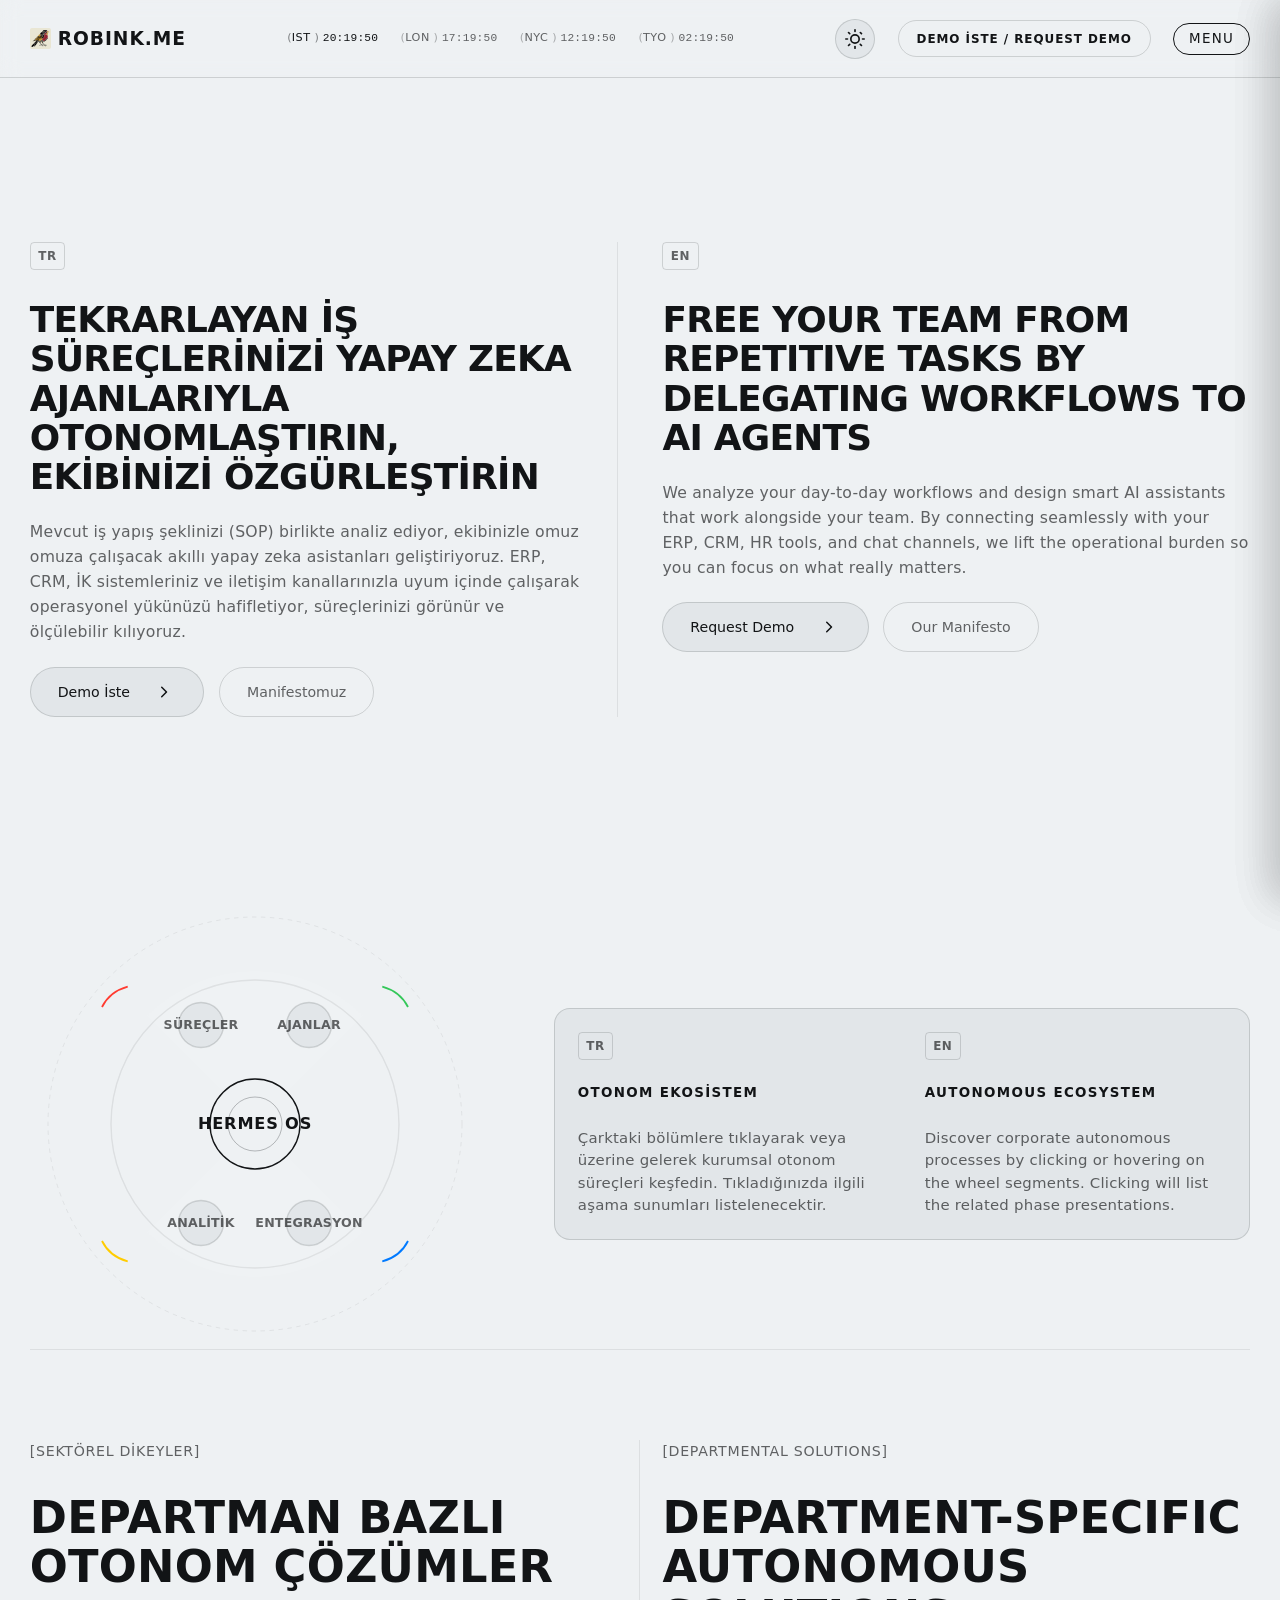
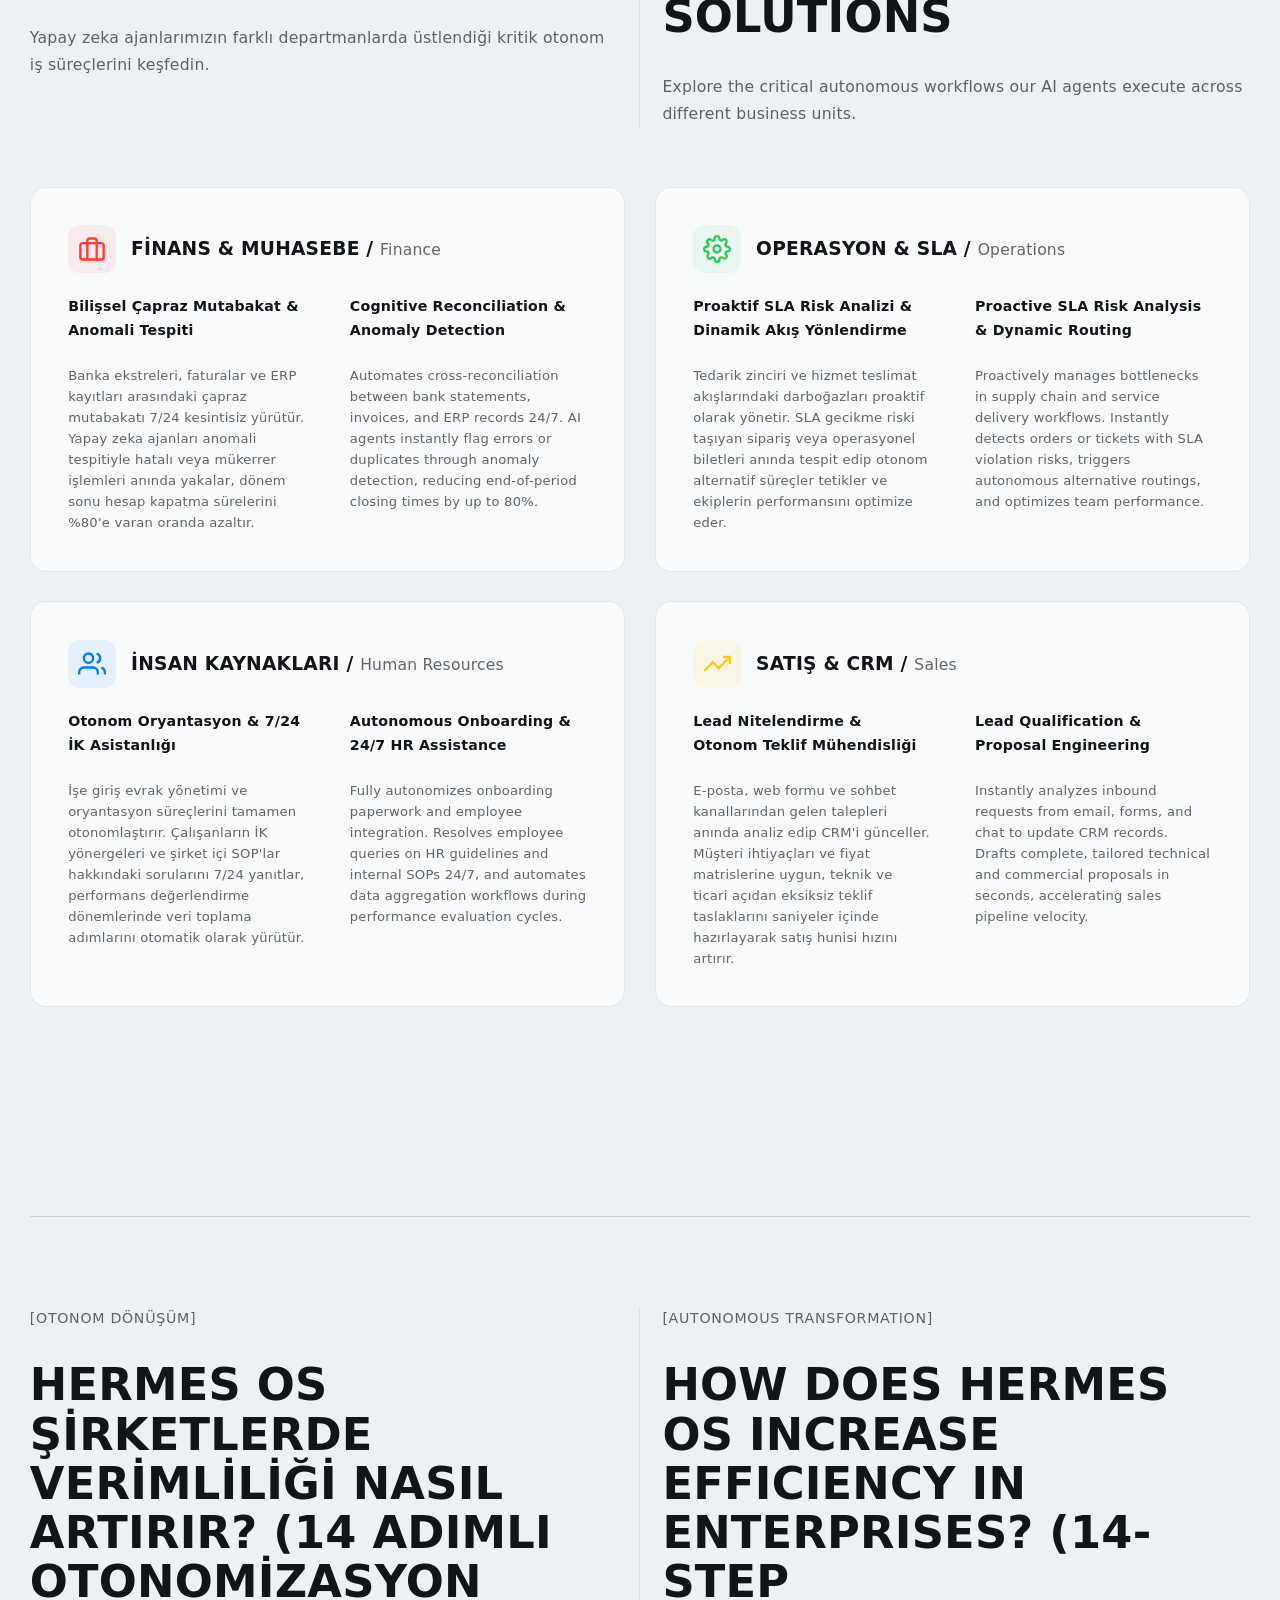
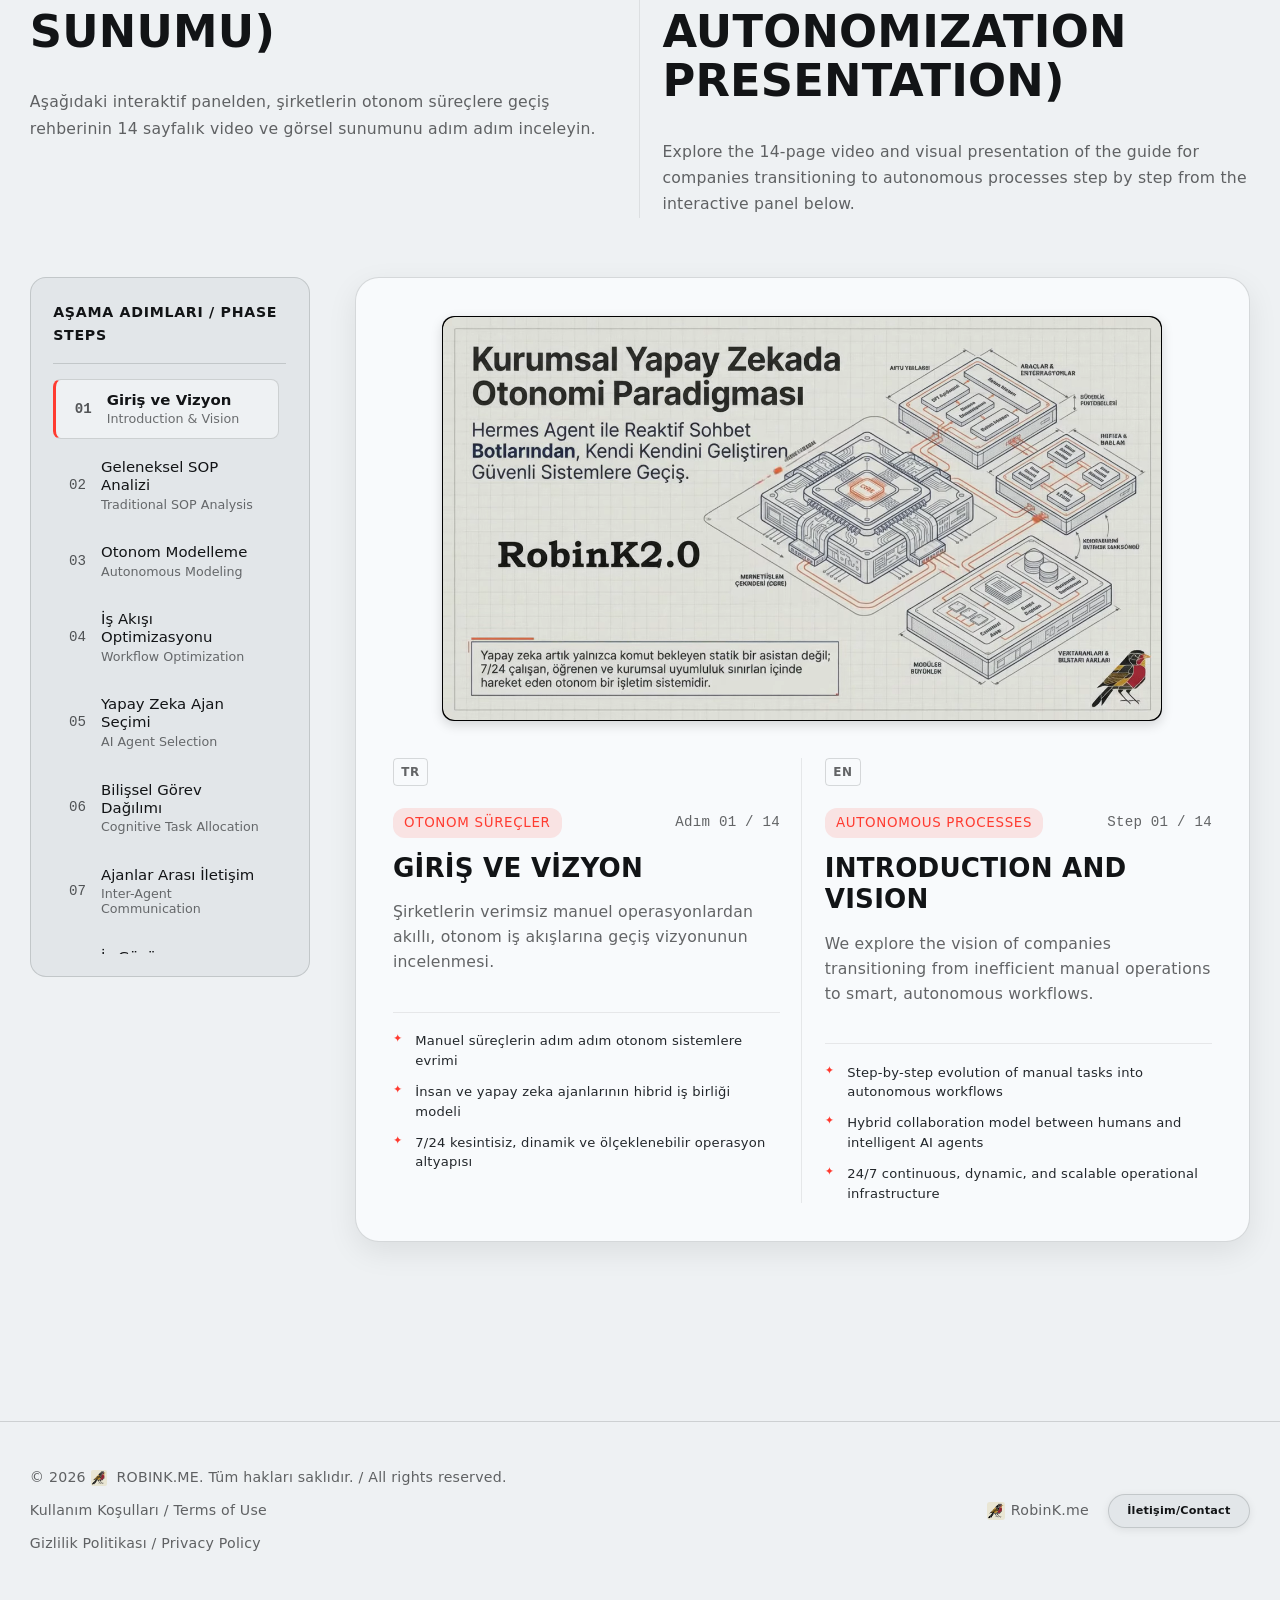
<file: index.html>
<!DOCTYPE html>

<html data-theme="light" lang="tr">
<head>
<meta charset="utf-8"/>
<meta content="width=device-width, initial-scale=1.0" name="viewport"/>
<title>RobinK.me | Şirketler İçin Otonom Süreçler İşletim Sistemi</title>
<meta content="Kurumsal süreçlerin otonomizasyonu ve yapay zeka ajanları ile iş gücünün dönüşümü. 14 adımlı otonom entegrasyon sunumu." name="description"/>
<link href="https://robink.me/" rel="canonical"/>
<link href="https://robink.me/" hreflang="tr" rel="alternate"/>
<link href="https://robink.me/" hreflang="x-default" rel="alternate"/>
<meta content="index, follow, max-image-preview:large, max-snippet:-1, max-video-preview:-1" name="robots"/>
<meta content="TR" name="geo.region"/>
<meta content="Turkey" name="geo.placename"/>
<meta content="41.0082, 28.9784" name="ICBM"/>
<link href="favicon.png" rel="icon" type="image/png"/>
<!-- Open Graph / Facebook / Perplexity / ChatGPT -->
<meta content="tr_TR" property="og:locale"/>
<meta content="en_US" property="og:locale:alternate"/>
<meta content="website" property="og:type"/>
<meta content="https://robink.me/" property="og:url"/>
<meta content="RobinK.me | Şirketler İçin Otonom İş Süreçleri İşletim Sistemi" property="og:title"/>
<meta content="Kurumsal süreçlerin otonomizasyonu ve yapay zeka ajanları ile iş gücünün dönüşümü. 14 adımlı otonom entegrasyon süreci." property="og:description"/>
<meta content="https://robink.me/assets/images/2026_Operasyonel_Otonomizasyon_Cagi.jpg" property="og:image"/>
<!-- Twitter -->
<meta content="summary_large_image" property="twitter:card"/>
<meta content="https://robink.me/" property="twitter:url"/>
<meta content="RobinK.me | Şirketler İçin Otonom İş Süreçleri İşletim Sistemi" property="twitter:title"/>
<meta content="Kurumsal süreçlerin otonomizasyonu ve yapay zeka ajanları ile iş gücünün dönüşümü." property="twitter:description"/>
<meta content="https://robink.me/assets/images/2026_Operasyonel_Otonomizasyon_Cagi.jpg" property="twitter:image"/>
<script type="application/ld+json">
{
  "@context": "https://schema.org",
  "@graph": [
    {
      "@type": "Organization",
      "@id": "https://robink.me/#organization",
      "name": "ROBINK.ME",
      "url": "https://robink.me",
      "logo": {
        "@type": "ImageObject",
        "url": "https://robink.me/assets/images/robin-bird.jpg",
        "caption": "ROBINK.ME Logo"
      },
      "description": "RobinK, şirketler için otonom yapay zeka ajanları (Hermes Agent) kurulumu, kurumsal iş akışı otomasyonu ve sistem entegrasyonu hizmetleri sunan bir teknoloji ve danışmanlık platformudur.",
      "telephone": "+905555548800",
      "sameAs": [
        "https://x.com/robinkme",
        "https://www.linkedin.com/in/robink-me/"
      ]
    },
    {
      "@type": "WebSite",
      "@id": "https://robink.me/#website",
      "url": "https://robink.me",
      "name": "ROBINK.ME",
      "publisher": {
        "@id": "https://robink.me/#organization"
      },
      "description": "Kurumsal otonom iş süreçleri işletim sistemi (Hermes OS) ve yapay zeka ajan entegrasyonu."
    },
    {
      "@type": "FAQPage",
      "@id": "https://robink.me/#faq",
      "mainEntity": [
        {
          "@type": "Question",
          "name": "Otonom iş süreçleri nedir? / What are autonomous business processes?",
          "acceptedAnswer": {
            "@type": "Answer",
            "text": "Otonom iş süreçleri, şirket içi iş akışlarının standart operasyon prosedürlerine (SOP) göre insan müdahalesi olmadan otomatik ve akıllı bir şekilde yürütülmesidir. / Autonomous business processes are the automated and intelligent execution of internal workflows according to Standard Operating Procedures (SOPs) without manual human intervention."
          }
        },
        {
          "@type": "Question",
          "name": "Yapay zeka ajanları kurumsal süreçlerde nasıl rol oynar? / How do AI agents operate in corporate processes?",
          "acceptedAnswer": {
            "@type": "Answer",
            "text": "Yapay zeka ajanları, şirketlerin farklı departmanlarında (pazarlama, operasyon, analiz, entegrasyon vb.) rutin ve bilişsel iş yükünü üstlenerek kendi başlarına akıl yürütebilen otonom asistanlar olarak görev alırlar. / AI agents operate as autonomous assistants deployed across different departments, handling routine and cognitive workloads with reasoning and execution capabilities."
          }
        },
        {
          "@type": "Question",
          "name": "Hermes OS entegrasyon süreci kaç adımdan oluşur? / How many steps are in the Hermes OS integration process?",
          "acceptedAnswer": {
            "@type": "Answer",
            "text": "Hermes OS otonomizasyon süreci, geleneksel SOP analizinden başlayıp bilişsel görev dağılımı, API bağlantısı ve sürekli otonom gelişime uzanan 14 adımdan oluşur. / The Hermes OS autonomization process consists of 14 key phases, spanning from traditional SOP analysis and cognitive task allocation to API integration and continuous performance optimization."
          }
        },
        {
          "@type": "Question",
          "name": "Otonom iş süreçleri ne kadar zamanda kurulur? / How long does it take to establish autonomous business processes?",
          "acceptedAnswer": {
            "@type": "Answer",
            "text": "Kurulum süresi şirketinizin büyüklüğüne ve mevcut SOP'ların durumuna göre değişmekle birlikte, tipik bir departman entegrasyonu 4-8 hafta arasında tamamlanmaktadır. Bu süreçte analiz, modelleme, ajan seçimi ve sistem testleri titizlikle yürütülür. / Installation time varies depending on your company's size and the state of current SOPs, but a typical department integration is completed within 4-8 weeks. During this process, analysis, modeling, agent selection, and system tests are meticulously executed."
          }
        },
        {
          "@type": "Question",
          "name": "AI agent entegrasyonu için hangi API'ler gereklidir? / Which APIs are required for AI agent integration?",
          "acceptedAnswer": {
            "@type": "Answer",
            "text": "Hermes OS, esnek yapısı sayesinde ERP, CRM, İK sistemleri ve özel veritabanları ile RESTful ve GraphQL API'ler üzerinden sorunsuz haberleşebilir. Gerekli API'ler tamamen kullanmakta olduğunuz yazılım altyapısına göre özel olarak belirlenir ve entegre edilir. / Thanks to its flexible structure, Hermes OS can seamlessly communicate with ERP, CRM, HR systems, and custom databases via RESTful and GraphQL APIs. The necessary APIs are specifically determined and integrated based entirely on the software infrastructure you are currently using."
          }
        },
        {
          "@type": "Question",
          "name": "Hermes OS hangi sektörlerde kullanılabilir? / Which sectors can use Hermes OS?",
          "acceptedAnswer": {
            "@type": "Answer",
            "text": "Hermes OS; finans, e-ticaret, üretim, lojistik ve sağlık dahil olmak üzere, tekrarlayan süreçlerin ve yoğun veri analizinin olduğu her sektörde rahatlıkla uygulanabilir. Sistem, sektöre özel SOP'lara anında uyum sağlayacak şekilde tasarlanmıştır. / Hermes OS can be easily applied in every sector with repetitive processes and intensive data analysis, including finance, e-commerce, manufacturing, logistics, and healthcare. The system is designed to adapt instantly to sector-specific SOPs."
          }
        },
        {
          "@type": "Question",
          "name": "Otonom süreçler insan çalışanların yerini mi alır? / Do autonomous processes replace human employees?",
          "acceptedAnswer": {
            "@type": "Answer",
            "text": "Hayır, otonom süreçler insanların yerini almak yerine rutin ve zaman alıcı görevleri üstlenerek çalışanların daha stratejik, yaratıcı ve katma değerli işlere odaklanmasını sağlar. İnsan-ajan işbirliği (Human-in-the-loop) modelimiz verimliliği maksimize eder. / No, instead of replacing humans, autonomous processes take over routine and time-consuming tasks, allowing employees to focus on more strategic, creative, and value-added work. Our human-agent collaboration (Human-in-the-loop) model maximizes productivity."
          }
        },
        {
          "@type": "Question",
          "name": "RobinK.me'nin rakiplerinden farkı nedir? / What makes RobinK.me different from its competitors?",
          "acceptedAnswer": {
            "@type": "Answer",
            "text": "Sadece tekil görevleri otomatize etmekle kalmıyor, farklı AI ajanlarını orkestra gibi yöneten ve mevcut altyapınıza entegre olan merkezi bir işletim sistemi (Hermes OS) sunuyoruz. 14 adımlı çerçevemiz, süreci başından sonuna kadar şeffaf ve ölçülebilir kılar. / We don't just automate individual tasks; we offer a centralized operating system (Hermes OS) that manages different AI agents like an orchestra and integrates into your existing infrastructure. Our 14-step framework makes the process transparent and measurable from start to finish."
          }
        },
        {
          "@type": "Question",
          "name": "RobinK 2.0 danışmanlığı nedir ve şirketlere nasıl otomasyon rehberliği sağlar? / What is RobinK 2.0 consulting and how does it guide companies on how to automate?",
          "acceptedAnswer": {
            "@type": "Answer",
            "text": "RobinK 2.0, sadece bir yazılım sağlayıcısı olmanın ötesinde, şirketlere 'nasıl otomatize olacakları' konusunda stratejik rehberlik sunan gelişmiş bir danışmanlık modelidir. Süreçlerinizi (SOP) analiz ederek otonom ajanlarla dönüşüm yol haritanızı tasarlar. / RobinK 2.0 is an advanced consulting framework that goes beyond software provision to guide companies on 'how to automate' strategically. It analyzes your operational processes (SOPs) and designs a roadmap for autonomous AI agent transformation."
          }
        },
        {
          "@type": "Question",
          "name": "Açık kaynaklı yapay zeka ajanları ve Hermes Agent kurulumu ile ayarları nasıl gerçekleştirilir? / How is open-source AI agent and Hermes Agent installation and settings performed?",
          "acceptedAnswer": {
            "@type": "Answer",
            "text": "Açık kaynaklı yapay zeka ajanlarının (özellikle Hermes Agent) kurumsal legacy ve bulut sistemlerine entegrasyonu, Ubuntu ve Docker tabanlı kalıcı ve izole konteyner mimarilerinde gerçekleştirilir. Hermes Agent ayarları, kurum içi güvenlik standartları ve API yetkilendirmelerine uygun olarak 7/24 çalışacak şekilde optimize edilir. / Integration of open-source AI agents (especially the Hermes Agent) into enterprise legacy and cloud systems is implemented on persistent and isolated Ubuntu/Docker container architectures. Hermes Agent settings are optimized for 24/7 autonomous operations in alignment with corporate security standards and API authorizations."
          }
        },
        {
          "@type": "Question",
          "name": "Kurumsal otomasyon ve iş akışı optimizasyonu süreçlerinde RobinK'in rolü nedir? / What is RobinK's role in enterprise automation and workflow optimization?",
          "acceptedAnswer": {
            "@type": "Answer",
            "text": "RobinK, kurumsal otomasyon ve iş akışı optimizasyonu süreçlerinde şirketlerin tekrarlayan iş adımlarını ve veri akışlarını yapay zeka ajanlarına devrederek zaman ve maliyet tasarrufu sağlar. Süreçlerinizi otonomlaştırarak verimliliğinizi maksimum seviyeye ulaştırır. / RobinK enables enterprise automation and workflow optimization by delegating repetitive tasks and data flows to autonomous AI agents, saving time and operational costs. It automates business processes to maximize productivity."
          }
        }
      ]
    },
    {
      "@type": "SoftwareApplication",
      "@id": "https://robink.me/#software",
      "name": "Hermes OS",
      "applicationCategory": "BusinessApplication",
      "operatingSystem": "Cloud, Linux, Ubuntu, Docker",
      "description": "Şirketler için otonom iş süreçleri işletim sistemi. Kurumsal iş akışlarının, veri entegrasyonlarının ve yapay zeka ajanlarının tek bir merkezde orkestre edilmesini sağlar. RESTful ve GraphQL entegrasyonlarını destekler.",
      "offers": {
        "@type": "Offer",
        "price": "0",
        "priceCurrency": "TRY",
        "availability": "https://schema.org/ComingSoon"
      },
      "featureList": [
        "Autonomous Workflow Design (SOP to AI-driven processes)",
        "AI Agent Deployment (cognitive task allocation & Hermes Agent)",
        "Process Integration (RESTful & GraphQL API connectivity)",
        "Operational Analytics & Real-time performance monitoring"
      ],
      "releaseNotes": "Ubuntu & Docker tabanlı kalıcı konteyner mimarisi ile 7/24 kesintisiz otonom operasyonlar."
    },
    {
      "@type": "WebPage",
      "@id": "https://robink.me/#webpage",
      "url": "https://robink.me",
      "name": "RobinK.me | Şirketler İçin Otonom İş Süreçleri İşletim Sistemi",
      "speakable": {
        "@type": "SpeakableSpecification",
        "cssSelector": [
          ".hero-title",
          ".hero-desc",
          ".section-heading-title"
        ]
      }
    }
  ]
}
</script>
<meta content="default-src 'self'; script-src 'self' 'unsafe-inline'; style-src 'self' https://fonts.googleapis.com 'unsafe-inline'; font-src 'self' https://fonts.gstatic.com; img-src 'self' data: https:; media-src 'self'; connect-src 'self' https://formsubmit.co;" http-equiv="Content-Security-Policy"/>
<link href="https://fonts.googleapis.com" rel="preconnect"/>
<link crossorigin="" href="https://fonts.gstatic.com" rel="preconnect"/>
<link as="style" href="https://fonts.googleapis.com/css2?family=Bricolage+Grotesque:wght@700;800&amp;family=Inter:wght@300;400;500;600;700&amp;display=swap" rel="preload"/>
<link href="https://fonts.googleapis.com/css2?family=Bricolage+Grotesque:wght@700;800&amp;family=Inter:wght@300;400;500;600;700&amp;display=swap" rel="stylesheet"/>
<style id="critical-css">
/* ==========================================================================
   CSS Design Tokens & Theme Variables
   ========================================================================== */

:root {
  /* Dynamic Accents */
  --accent-red: #ff3b30;
  --accent-green: #34c759;
  --accent-blue: #007aff;
  --accent-yellow: #ffcc00;
  
  /* Transition Constants */
  --cubic-default: cubic-bezier(0.65, 0.05, 0, 1);
  --cubic-inout: cubic-bezier(0.65, 0, 0.35, 1);
  --duration-short: 0.3s;
  --duration-default: 0.75s;
  --duration-long: 1.5s;
  
  --animation-short: var(--duration-short) var(--cubic-default);
  --animation-default: var(--duration-default) var(--cubic-default);
  --animation-inout: var(--duration-default) var(--cubic-inout);
  --animation-long: var(--duration-long) var(--cubic-inout);

  /* Font Families with System Fallbacks */
  --font-body: 'Inter', system-ui, -apple-system, sans-serif;
  --font-display: 'Bricolage Grotesque', system-ui, -apple-system, sans-serif;
}

/* Dark Mode Tokens (Default) */
[data-theme="dark"] {
  --color-bg: #121416;
  --color-bg-dim: #1a1d20;
  --color-text: #eef1f3;
  --color-text-dim: rgba(238, 241, 243, 0.6);
  --color-border: rgba(238, 241, 243, 0.15);
  --color-border-dim: rgba(238, 241, 243, 0.08);
  --color-shadow: rgba(0, 0, 0, 0.5);
  --preloader-bg: #0b0c0d;
  --card-bg: #171a1d;
}

/* Light Mode Tokens */
[data-theme="light"] {
  --color-bg: #eef1f3;
  --color-bg-dim: #e2e6e9;
  --color-text: #121416;
  --color-text-dim: rgba(18, 20, 22, 0.65);
  --color-border: rgba(18, 20, 22, 0.15);
  --color-border-dim: rgba(18, 20, 22, 0.08);
  --color-shadow: rgba(0, 0, 0, 0.08);
  --preloader-bg: #121416; /* Preloader remains dark for entry */
  --card-bg: #f8fafc;
}

/* ==========================================================================
   Base Styles & Reset
   ========================================================================== */

* {
  box-sizing: border-box;
  margin: 0;
  padding: 0;
  -webkit-font-smoothing: antialiased;
  -moz-osx-font-smoothing: grayscale;
}

html, body {
  background-color: var(--color-bg);
  color: var(--color-text);
  font-family: var(--font-body);
  font-size: clamp(13px, 0.15vw + 13px, 15px); /* Professional adaptive scaling */
  line-height: 1.68;
  letter-spacing: 0.015em;
  overflow-x: hidden;
  transition: background-color var(--animation-inout), color var(--animation-inout);
  text-rendering: optimizeLegibility;
  -webkit-font-smoothing: antialiased;
  -moz-osx-font-smoothing: grayscale;
  hyphens: auto;
}

/* Global Image Reset */
img, svg, video {
  max-width: 100%;
  height: auto;
  display: block;
}

a {
  color: inherit;
  text-decoration: none;
}

button {
  background: none;
  border: none;
  cursor: pointer;
  font-family: inherit;
  color: inherit;
}

/* ==========================================================================
   Preloader Animations & Styling
   ========================================================================== */

.preloader-w {
  position: fixed;
  inset: 0;
  background-color: var(--preloader-bg);
  z-index: 9999;
  display: flex;
  flex-direction: column;
  justify-content: space-between;
  padding: 3rem;
  color: #eef1f3;
  transition: transform 1.2s var(--cubic-inout), opacity 1.2s var(--cubic-inout);
}

.preloader-logo-w {
  flex-grow: 1;
  display: flex;
  align-items: center;
  justify-content: center;
  position: relative;
}

.preloader-logo-transform {
  position: relative;
  display: flex;
  flex-direction: column;
  align-items: center;
}

.preloader-bird-container {
  margin-bottom: 2rem;
  display: flex;
  justify-content: center;
  align-items: center;
}

.preloader-bird-large {
  height: 140px; 
  width: auto;
  object-fit: contain;
  border-radius: 8px;
  opacity: 0; 
  will-change: opacity;
}

.preloader-brand-wrapper {
  position: relative;
  display: inline-block;
}

.preloader-sketch-w {
  position: absolute;
  bottom: -18px; 
  left: -20px;
  width: calc(100% + 40px);
  height: 30px;
  pointer-events: none;
}

.sketch-svg {
  width: 100%;
  height: 100%;
}

.sketch-path {
  stroke-dasharray: 600;
  stroke-dashoffset: 600;
  animation: drawSketch 2s var(--cubic-inout) forwards;
  animation-delay: 0.5s;
}

.preloader-text-w {
  display: flex;
  justify-content: space-between;
  align-items: flex-end;
  border-top: 1px solid rgba(238, 241, 243, 0.1);
  padding-top: 2rem;
}

.text-preloader-percent {
  font-family: var(--font-display);
  font-size: clamp(3rem, 6vw, 6rem);
  font-weight: 800;
  line-height: 1;
}

.text-preloader-tagline {
  font-size: 0.85rem;
  letter-spacing: 0.1em;
  text-transform: uppercase;
  max-width: 300px;
  text-align: right;
  opacity: 0.8;
}

@keyframes drawSketch {
  to {
    stroke-dashoffset: 0;
  }
}


</style><link href="style.css" rel="stylesheet"/>
<noscript>
<style>
      #preloader { display: none !important; }
      #app-wrapper { opacity: 1 !important; visibility: visible !important; }
    </style>
</noscript>
</head>
<body>
<div class="preloader-w" id="preloader">
<div class="preloader-logo-w">
<div class="preloader-logo-transform">
<div class="preloader-bird-container">
<img alt="Robin Bird Logo" class="preloader-bird-large" id="preloader-bird" src="assets/images/robin-bird.jpg"/>
</div>
<div class="preloader-brand-wrapper">
<div class="preloader-brand-logo">
<span>ROBINK.ME</span>
</div>
<div class="preloader-sketch-w">
<svg class="sketch-svg" fill="none" viewbox="0 0 200 40" xmlns="http://www.w3.org/2000/svg">
<path class="sketch-path" d="M10 20 Q 100 35, 190 20" stroke="var(--accent-red)" stroke-linecap="round" stroke-width="3"></path>
</svg>
</div>
</div>
</div>
</div>
<div class="preloader-text-w">
<div class="text-preloader-percent" id="preloader-percent">00</div>
<div class="text-preloader-tagline">Şirketler İçin Otonom Süreçler İşletim Sistemi</div>
</div>
</div>
<div class="page-w" id="app-wrapper" style="opacity: 0; visibility: hidden;">
<header class="nav-w">
<div class="nav-container">
<a class="nav-brand" href="index.html">
<img alt="Robin Bird" class="inline-logo-bird" height="20" src="assets/images/robin-bird.jpg" width="20"/>
<span class="brand-text">ROBINK.ME</span>
</a>
<div class="nav-clocks-row">
<div class="clock-item active" data-label="IST" data-tz="Europe/Istanbul">
<span class="bracket">(</span><span class="clock-label">IST</span><span class="bracket">)</span>
<span class="clock-time" id="time-ist">00:00:00</span>
</div>
<div class="clock-item" data-label="LON" data-tz="Europe/London">
<span class="bracket">(</span><span class="clock-label">LON</span><span class="bracket">)</span>
<span class="clock-time" id="time-lon">00:00:00</span>
</div>
<div class="clock-item" data-label="NYC" data-tz="America/New_York">
<span class="bracket">(</span><span class="clock-label">NYC</span><span class="bracket">)</span>
<span class="clock-time" id="time-nyc">00:00:00</span>
</div>
<div class="clock-item" data-label="TYO" data-tz="Asia/Tokyo">
<span class="bracket">(</span><span class="clock-label">TYO</span><span class="bracket">)</span>
<span class="clock-time" id="time-tyo">00:00:00</span>
</div>
</div>
<div class="nav-actions">
<button aria-label="Renk Modu Değiştir / Toggle Color Theme" class="theme-toggle-btn" id="theme-toggle">
<!-- Moon Icon (Crescent Moon SVG) -->
<svg class="theme-icon moon-icon" fill="none" stroke="currentColor" stroke-linecap="round" stroke-linejoin="round" stroke-width="2" viewbox="0 0 24 24">
<path d="M21 12.79A9 9 0 1 1 11.21 3 7 7 0 0 0 21 12.79z"></path>
</svg>
<!-- Sun Icon (Sun SVG) -->
<svg class="theme-icon sun-icon" fill="none" stroke="currentColor" stroke-linecap="round" stroke-linejoin="round" stroke-width="2" viewbox="0 0 24 24">
<circle cx="12" cy="12" r="5"></circle>
<line x1="12" x2="12" y1="1" y2="3"></line>
<line x1="12" x2="12" y1="21" y2="23"></line>
<line x1="4.22" x2="5.64" y1="4.22" y2="5.64"></line>
<line x1="18.36" x2="19.78" y1="18.36" y2="19.78"></line>
<line x1="1" x2="3" y1="12" y2="12"></line>
<line x1="21" x2="23" y1="12" y2="12"></line>
<line x1="4.22" x2="5.64" y1="19.78" y2="18.36"></line>
<line x1="18.36" x2="19.78" y1="4.22" y2="5.64"></line>
</svg>
</button>
<a aria-label="Demo İste / Request Demo" class="nav-cta-btn js-demo-trigger" href="index.html?action=demo"><span lang="tr">Demo İste</span> / <span lang="en">Request Demo</span></a>
<button aria-label="Menu" class="nav-menu-btn" id="menu-trigger">
<span class="menu-text-open">Menu</span>
<span class="menu-text-close" style="display: none;">Close</span>
</button>
</div>
</div>
</header>
<div class="nav-menu" id="menu-drawer">
<div class="nav-menu-layout">
<ul class="nav-links-list">
<li>
<a class="nav-link-item" data-action="about" href="about.html" role="button">
<span class="link-bracket">( )</span>
<span class="link-text"><span lang="tr">Hakkımızda</span> / <span lang="en">About Us</span></span>
<svg class="nav-link-sketch" fill="none" viewbox="0 0 200 20">
<path d="M5 10 C 60 2, 120 2, 195 10" stroke="currentColor" stroke-linecap="round" stroke-width="2"></path>
</svg>
</a>
</li>
<li>
<a class="nav-link-item color-red" data-section="workflows" href="#" role="button">
<span class="link-bracket">([O])</span>
<span class="link-text"><span lang="tr">Otonom Süreçler</span> / <span lang="en">Autonomous Workflows</span></span>
<svg class="nav-link-sketch" fill="none" viewbox="0 0 200 20">
<path d="M5 10 C 60 2, 120 2, 195 10" stroke="currentColor" stroke-linecap="round" stroke-width="2"></path>
</svg>
</a>
</li>
<li>
<a class="nav-link-item color-green" data-section="agents" href="#" role="button">
<span class="link-bracket">([A])</span>
<span class="link-text"><span lang="tr">Yapay Zeka Ajanları</span> / <span lang="en">AI Agents</span></span>
<svg class="nav-link-sketch" fill="none" viewbox="0 0 200 20">
<path d="M5 10 C 60 2, 120 2, 195 10" stroke="currentColor" stroke-linecap="round" stroke-width="2"></path>
</svg>
</a>
</li>
<li>
<a class="nav-link-item color-blue" data-section="integration" href="#" role="button">
<span class="link-bracket">([E])</span>
<span class="link-text"><span lang="tr">Süreç Entegrasyonu</span> / <span lang="en">Process Integration</span></span>
<svg class="nav-link-sketch" fill="none" viewbox="0 0 200 20">
<path d="M5 10 C 60 2, 120 2, 195 10" stroke="currentColor" stroke-linecap="round" stroke-width="2"></path>
</svg>
</a>
</li>
<li>
<a class="nav-link-item color-yellow" data-section="analytics" href="#" role="button">
<span class="link-bracket">([L])</span>
<span class="link-text"><span lang="tr">Operasyonel Analitik</span> / <span lang="en">Operational Analytics</span></span>
<svg class="nav-link-sketch" fill="none" viewbox="0 0 200 20">
<path d="M5 10 C 60 2, 120 2, 195 10" stroke="currentColor" stroke-linecap="round" stroke-width="2"></path>
</svg>
</a>
</li>
<li>
<a class="nav-link-item" href="infographics.html">
<span class="link-bracket">(I)</span>
<span class="link-text"><span lang="tr">İnfografiklerimiz</span> / <span lang="en">Our Infographics</span></span>
<svg class="nav-link-sketch" fill="none" viewbox="0 0 200 20">
<path d="M5 10 C 60 2, 120 2, 195 10" stroke="currentColor" stroke-linecap="round" stroke-width="2"></path>
</svg>
</a>
</li>
<li><a class="nav-link-item" href="faq.html"><span class="link-bracket">(S)</span><span class="link-text"><span lang="tr">Sıkça Sorulan Sorular</span> / <span lang="en">FAQ</span></span><svg class="nav-link-sketch" fill="none" viewbox="0 0 200 20"><path d="M5 10 C 60 2, 120 2, 195 10" stroke="currentColor" stroke-linecap="round" stroke-width="2"></path></svg></a></li><li>
<a class="nav-link-item" href="contact.html">
<span class="link-bracket">(C)</span>
<span class="link-text"><span lang="tr">İletişim</span> / <span lang="en">Contact</span></span>
<svg class="nav-link-sketch" fill="none" viewbox="0 0 200 20">
<path d="M5 10 C 60 2, 120 2, 195 10" stroke="currentColor" stroke-linecap="round" stroke-width="2"></path>
</svg>
</a>
</li>
</ul>
<div class="menu-footer">
<span class="menu-copyright">
            © 2026 
            <img alt="Robin Bird" class="inline-logo-bird" height="20" src="assets/images/robin-bird.jpg" width="20"/>
            ROBINK.ME
          </span>
<a class="menu-sublink js-terms-trigger" href="terms.html"><span lang="tr">Kullanım Koşulları</span> / <span lang="en">Terms of Use</span></a>
<a class="menu-sublink js-privacy-trigger" href="privacy.html"><span lang="tr">Gizlilik Politikası</span> / <span lang="en">Privacy Policy</span></a>
</div>
</div>
</div>
<div class="manifesto-w" id="manifesto-drawer">
<div class="manifesto-layout">
<div class="manifesto-header">
<h2 class="manifesto-title">MANIFESTO</h2>
<button aria-label="Manifestoyu Kapat" class="btn-close" id="manifesto-close">Kapat</button>
</div>
<div class="manifesto-content">
<article class="bilingual-wrapper with-separator">
<div class="bilingual-col" lang="tr">
<span class="lang-indicator">TR</span>
<p class="text-manifesto-sub">
<strong>
<img alt="Robin Bird" class="inline-logo-bird" height="20" src="assets/images/robin-bird.jpg" width="20"/>
                  RobinK.me: Kurumsal Otonom İş Süreçleri İşletim Sistemi
                </strong>
</p>
<p class="text-manifesto-body">
                Geleneksel kurumsal yapılar hantallaşırken ve veri yığınları arasında boğulurken, şirketler gerçek zamanlı kararlar alıp eyleme geçebilecekleri, otonom ve akıllı bir sisteme ihtiyaç duyuyor.
              </p>
<p class="text-manifesto-body">
                Yapay zekanın yükselişiyle birlikte iş gücü algısı değişti. Artık departmanlar arası entegrasyonlar, karmaşık veri analizleri ve tekrarlayan süreçler insanlar yerine yapay zeka ajanları tarafından yönetiliyor. Şirketler bu dönüşüme uyum sağlamak durumunda, ancak mevcut dijital altyapıları henüz buna hazır değil.
              </p>
<p class="text-manifesto-body">
                RobinK.me bu dönüşümün anahtarıdır. Bizler, kurumsal süreçleri geleneksel Standart Operasyon Prosedürleri (SOP) seviyesinden çıkarıp tamamen otonom ajanlarla yönetilen esnek, akıllı ve kendi kendini optimize eden uçtan uca bir işletim sistemine dönüştürüyoruz.
              </p>
<h3 class="manifesto-section-title" lang="tr">Çarkın 4 Ana Gücü (Flywheel)</h3>
<p class="text-manifesto-body">
                Şirketler bu otonom ekosisteme herhangi bir aşamadan dahil olabilir; biz onların tüm iş süreçlerini birbirine bağlarız:
              </p>
<ul class="manifesto-list">
<li><strong>Otonom Süreçler:</strong> Şirket içi iş akışlarının SOP'lara göre otonom hale getirilmesi.</li>
<li><strong>Yapay Zeka Ajanları:</strong> Rutin iş yükünü üstlenen, akıl yürütebilen otonom asistanlar.</li>
<li><strong>Süreç Entegrasyonu:</strong> Farklı sistemlerin, API'lerin ve veritabanlarının kusursuz koordinasyonu.</li>
<li><strong>Operasyonel Analitik:</strong> Süreç verimliliğini anlık olarak izleyip optimize eden veri motoru.</li>
</ul>
<div class="manifesto-signature-w">
<svg class="signature-svg" fill="none" viewbox="0 0 150 50" xmlns="http://www.w3.org/2000/svg">
<path class="signature-path" d="M12 25 Q 30 10, 45 35 T 80 15 T 110 30 T 140 20" stroke="currentColor" stroke-linecap="round" stroke-linejoin="round" stroke-width="2.5"></path>
</svg>
<span class="signature-caption">RobinK.me Ekibi</span>
</div>
</div>
<div class="bilingual-col" lang="en">
<span class="lang-indicator">EN</span>
<p class="text-manifesto-sub">
<strong>
<img alt="Robin Bird" class="inline-logo-bird" height="20" src="assets/images/robin-bird.jpg" width="20"/>
                  RobinK.me: Autonomous Work Processes Operating System for Enterprises
                </strong>
</p>
<p class="text-manifesto-body">
                As traditional corporate structures become sluggish and drown in heaps of data, companies need an autonomous and intelligent system where they can take action in real-time.
              </p>
<p class="text-manifesto-body">
                With the rise of artificial intelligence, the perception of workforce has changed. Now, inter-departmental integrations, complex data analysis, and repetitive processes are managed by AI agents instead of humans. Companies must adapt to this transformation, yet current digital infrastructures are not ready.
              </p>
<p class="text-manifesto-body">
                RobinK.me is the key to this transformation. We take corporate processes out of Standard Operating Procedures (SOPs) and transform them into a flexible, smart, and self-optimizing end-to-end operating system fully managed by autonomous agents.
              </p>
<h3 class="manifesto-section-title" lang="en">The 4 Core Pillars (Flywheel)</h3>
<p class="text-manifesto-body">
                Companies can integrate into this autonomous ecosystem at any stage; we connect all of their business processes:
              </p>
<ul class="manifesto-list">
<li><strong>Autonomous Processes:</strong> Automation of internal workflows according to SOPs.</li>
<li><strong>AI Agents:</strong> Autonomous assistants that handle routine workloads and possess reasoning capabilities.</li>
<li><strong>Process Integration:</strong> Seamless coordination of different systems, APIs, and databases.</li>
<li><strong>Operational Analytics:</strong> Data engine that monitors process efficiency in real-time and optimizes it.</li>
</ul>
<div class="manifesto-signature-w">
<svg class="signature-svg" fill="none" viewbox="0 0 150 50" xmlns="http://www.w3.org/2000/svg">
<path class="signature-path" d="M12 25 Q 30 10, 45 35 T 80 15 T 110 30 T 140 20" stroke="currentColor" stroke-linecap="round" stroke-linejoin="round" stroke-width="2.5"></path>
</svg>
<span class="signature-caption">RobinK.me Team</span>
</div>
</div>
</article></div>
</div>
</div>
<main class="main-content">
<section class="hero-section">
<div class="hero-grid">
<div class="hero-col">
<span class="lang-indicator">TR</span>
<h1 class="hero-title" lang="tr">
              Tekrarlayan iş süreçlerinizi yapay zeka ajanlarıyla otonomlaştırın, ekibinizi özgürleştirin
            </h1>
<p class="hero-desc">
              Mevcut iş yapış şeklinizi (SOP) birlikte analiz ediyor, ekibinizle omuz omuza çalışacak akıllı yapay zeka asistanları geliştiriyoruz. ERP, CRM, İK sistemleriniz ve iletişim kanallarınızla uyum içinde çalışarak operasyonel yükünüzü hafifletiyor, süreçlerinizi görünür ve ölçülebilir kılıyoruz.
            </p>
<div class="hero-buttons">
<button class="btn-primary js-demo-trigger">
<span class="btn-text">Demo İste</span>
<span class="btn-icon">
<svg class="arrow-svg" fill="none" viewbox="0 0 11 12" xmlns="http://www.w3.org/2000/svg">
<path d="M2.696.696a.75.75 0 0 1 1.06 0L8.53 5.469a.75.75 0 0 1 0 1.061l-4.772 4.773a.75.75 0 0 1-1.06-1.061L6.937 6 2.696 1.758a.751.751 0 0 1 0-1.062Z" fill="currentColor"></path>
</svg>
</span>
<svg class="btn-circle-progress" viewbox="0 0 36 36">
<path class="circle-progress-path" d="M18 1.5 a16.5 16.5 0 1 1 0 33 a16.5 16.5 0 1 1 0 -33" fill="none" stroke="currentColor" stroke-dasharray="103.6" stroke-dashoffset="103.6" stroke-width="1.5"></path>
</svg>
</button>
<button class="btn-secondary" id="about-btn-tr">
<span class="btn-text">Manifestomuz</span>
</button>
</div>
</div>
<div class="hero-col hero-col-en" lang="en">
<span class="lang-indicator">EN</span>
<h1 class="hero-title" lang="en">
              Free your team from repetitive tasks by delegating workflows to AI agents
            </h1>
<p class="hero-desc">
              We analyze your day-to-day workflows and design smart AI assistants that work alongside your team. By connecting seamlessly with your ERP, CRM, HR tools, and chat channels, we lift the operational burden so you can focus on what really matters.
            </p>
<div class="hero-buttons">
<button class="btn-primary js-demo-trigger">
<span class="btn-text">Request Demo</span>
<span class="btn-icon">
<svg class="arrow-svg" fill="none" viewbox="0 0 11 12" xmlns="http://www.w3.org/2000/svg">
<path d="M2.696.696a.75.75 0 0 1 1.06 0L8.53 5.469a.75.75 0 0 1 0 1.061l-4.772 4.773a.75.75 0 0 1-1.06-1.061L6.937 6 2.696 1.758a.751.751 0 0 1 0-1.062Z" fill="currentColor"></path>
</svg>
</span>
<svg class="btn-circle-progress" viewbox="0 0 36 36">
<path class="circle-progress-path" d="M18 1.5 a16.5 16.5 0 1 1 0 33 a16.5 16.5 0 1 1 0 -33" fill="none" stroke="currentColor" stroke-dasharray="103.6" stroke-dashoffset="103.6" stroke-width="1.5"></path>
</svg>
</button>
<button class="btn-secondary" id="about-btn-en">
<span class="btn-text">Our Manifesto</span>
</button>
</div>
</div>
</div>
</section>
<div class="portal-split-layout" id="interactive-portal">
<!-- Sticky Left Column (Flywheel) -->
<div class="portal-left-col">
<div class="flywheel-container" style="margin: 0 auto; width: 100%; max-width: 450px;">
<div class="flywheel-interactive-w">
<svg class="flywheel-svg" fill="none" viewbox="0 0 500 500" xmlns="http://www.w3.org/2000/svg">
<circle cx="250" cy="250" r="230" stroke="var(--color-border-dim)" stroke-dasharray="5 5" stroke-width="1"></circle>
<circle cx="250" cy="250" r="160" stroke="var(--color-border-dim)" stroke-width="1.5"></circle>
<g class="flywheel-segment" data-segment="workflows" tabindex="0">
<path class="segment-fill workflows-fill" d="M250 250 L 130 130 A 170 170 0 0 1 250 80 Z"></path>
<circle class="segment-node workflows-node" cx="190" cy="140" r="25"></circle>
<text class="segment-text" dominant-baseline="central" text-anchor="middle" x="190" y="140">SÜREÇLER</text>
<path class="segment-line-sketch" d="M190 140 C 170 90, 100 80, 80 120" fill="none" stroke="var(--accent-red)" stroke-width="2"></path>
</g>
<g class="flywheel-segment" data-segment="agents" tabindex="0">
<path class="segment-fill agents-fill" d="M250 250 L 250 80 A 170 170 0 0 1 370 130 Z"></path>
<circle class="segment-node agents-node" cx="310" cy="140" r="25"></circle>
<text class="segment-text" dominant-baseline="central" text-anchor="middle" x="310" y="140">AJANLAR</text>
<path class="segment-line-sketch" d="M310 140 C 330 90, 400 80, 420 120" fill="none" stroke="var(--accent-green)" stroke-width="2"></path>
</g>
<g class="flywheel-segment" data-segment="integration" tabindex="0">
<path class="segment-fill integration-fill" d="M250 250 L 370 370 A 170 170 0 0 1 250 420 Z"></path>
<circle class="segment-node integration-node" cx="310" cy="360" r="25"></circle>
<text class="segment-text" dominant-baseline="central" text-anchor="middle" x="310" y="360">ENTEGRASYON</text>
<path class="segment-line-sketch" d="M310 360 C 330 410, 400 420, 420 380" fill="none" stroke="var(--accent-blue)" stroke-width="2"></path>
</g>
<g class="flywheel-segment" data-segment="analytics" tabindex="0">
<path class="segment-fill analytics-fill" d="M250 250 L 250 420 A 170 170 0 0 1 130 370 Z"></path>
<circle class="segment-node analytics-node" cx="190" cy="360" r="25"></circle>
<text class="segment-text" dominant-baseline="central" text-anchor="middle" x="190" y="360">ANALİTİK</text>
<path class="segment-line-sketch" d="M190 360 C 170 410, 100 420, 80 380" fill="none" stroke="var(--accent-yellow)" stroke-width="2"></path>
</g>
<circle class="flywheel-center-core" cx="250" cy="250" r="50"></circle>
<circle class="flywheel-center-pulse" cx="250" cy="250" r="30"></circle>
<text class="flywheel-center-text" dominant-baseline="central" text-anchor="middle" x="250" y="250">HERMES OS</text>
</svg>
</div>
</div>
</div> <!-- End portal-left-col -->
<!-- Scrollable Right Column -->
<div class="portal-right-col">
<div class="flywheel-info-card" id="flywheel-info-card" style="margin: 0 auto; width: 100%;">
<article class="bilingual-wrapper">
<div class="bilingual-col" lang="tr">
<span class="lang-indicator">TR</span>
<h4 class="info-card-title" id="info-card-title-tr">OTONOM EKOSİSTEM</h4>
<p class="info-card-desc" id="info-card-desc-tr">Çarktaki bölümlere tıklayarak veya üzerine gelerek kurumsal otonom süreçleri keşfedin. Tıkladığınızda ilgili aşama sunumları listelenecektir.</p>
</div>
<div class="bilingual-col" lang="en">
<span class="lang-indicator">EN</span>
<h4 class="info-card-title" id="info-card-title-en">AUTONOMOUS ECOSYSTEM</h4>
<p class="info-card-desc" id="info-card-desc-en">Discover corporate autonomous processes by clicking or hovering on the wheel segments. Clicking will list the related phase presentations.</p>
</div>
</article></div>
</div>
</div> <!-- End portal-split-layout -->
<section class="departments-section">
<div class="section-header-block" style="max-width: 100%;">
<article class="bilingual-wrapper with-separator">
<div class="bilingual-col" lang="tr">
<span class="section-tag" lang="tr">[Sektörel Dikeyler]</span>
<h2 class="section-heading-title" lang="tr">Departman Bazlı Otonom Çözümler</h2>
<p class="section-heading-desc">Yapay zeka ajanlarımızın farklı departmanlarda üstlendiği kritik otonom iş süreçlerini keşfedin.</p>
</div>
<div class="bilingual-col" lang="en">
<span class="section-tag" lang="en">[Departmental Solutions]</span>
<h2 class="section-heading-title" lang="en">Department-Specific Autonomous Solutions</h2>
<p class="section-heading-desc">Explore the critical autonomous workflows our AI agents execute across different business units.</p>
</div>
</article>
</div>
<div class="departments-grid">
<!-- Card 1: Finance -->
<div class="department-card border-red">
<div class="dep-card-header">
<span class="dep-icon-w color-red">
<svg fill="none" stroke="currentColor" stroke-width="2" viewbox="0 0 24 24" xmlns="http://www.w3.org/2000/svg">
<rect height="14" rx="2" ry="2" width="20" x="2" y="7"></rect>
<path d="M16 21V5a2 2 0 0 0-2-2h-4a2 2 0 0 0-2 2v16"></path>
</svg>
</span>
<h3 class="dep-name">Finans &amp; Muhasebe / <small lang="en">Finance</small></h3>
</div>
<article class="bilingual-wrapper">
<div class="bilingual-col" lang="tr">
<h4 class="dep-process-title">Bilişsel Çapraz Mutabakat &amp; Anomali Tespiti</h4>
<p class="dep-desc">Banka ekstreleri, faturalar ve ERP kayıtları arasındaki çapraz mutabakatı 7/24 kesintisiz yürütür. Yapay zeka ajanları anomali tespitiyle hatalı veya mükerrer işlemleri anında yakalar, dönem sonu hesap kapatma sürelerini %80'e varan oranda azaltır.</p>
</div>
<div class="bilingual-col" lang="en">
<h4 class="dep-process-title">Cognitive Reconciliation &amp; Anomaly Detection</h4>
<p class="dep-desc">Automates cross-reconciliation between bank statements, invoices, and ERP records 24/7. AI agents instantly flag errors or duplicates through anomaly detection, reducing end-of-period closing times by up to 80%.</p>
</div>
</article>
</div>
<!-- Card 2: Operations -->
<div class="department-card border-green">
<div class="dep-card-header">
<span class="dep-icon-w color-green">
<svg fill="none" stroke="currentColor" stroke-width="2" viewbox="0 0 24 24" xmlns="http://www.w3.org/2000/svg">
<circle cx="12" cy="12" r="3"></circle>
<path d="M19.4 15a1.65 1.65 0 0 0 .33 1.82l.06.06a2 2 0 1 1-2.83 2.83l-.06-.06a1.65 1.65 0 0 0-1.82-.33 1.65 1.65 0 0 0-1 1.51V21a2 2 0 0 1-4 0v-.09A1.65 1.65 0 0 0 9 19.4a1.65 1.65 0 0 0-1.82.33l-.06.06a2 2 0 1 1-2.83-2.83l.06-.06a1.65 1.65 0 0 0 .33-1.82 1.65 1.65 0 0 0-1.51-1H3a2 2 0 0 1 0-4h.09A1.65 1.65 0 0 0 4.6 9a1.65 1.65 0 0 0-.33-1.82l-.06-.06a2 2 0 1 1 2.83-2.83l.06.06a1.65 1.65 0 0 0 1.82.33H9a1.65 1.65 0 0 0 1-1.51V3a2 2 0 0 1 4 0v.09a1.65 1.65 0 0 0 1 1.51 1.65 1.65 0 0 0 1.82-.33l.06-.06a2 2 0 1 1 2.83 2.83l-.06.06a1.65 1.65 0 0 0-.33 1.82V9a1.65 1.65 0 0 0 1.51 1H21a2 2 0 0 1 0 4h-.09a1.65 1.65 0 0 0-1.51 1z"></path>
</svg>
</span>
<h3 class="dep-name">Operasyon &amp; SLA / <small lang="en">Operations</small></h3>
</div>
<article class="bilingual-wrapper">
<div class="bilingual-col" lang="tr">
<h4 class="dep-process-title">Proaktif SLA Risk Analizi &amp; Dinamik Akış Yönlendirme</h4>
<p class="dep-desc">Tedarik zinciri ve hizmet teslimat akışlarındaki darboğazları proaktif olarak yönetir. SLA gecikme riski taşıyan sipariş veya operasyonel biletleri anında tespit edip otonom alternatif süreçler tetikler ve ekiplerin performansını optimize eder.</p>
</div>
<div class="bilingual-col" lang="en">
<h4 class="dep-process-title">Proactive SLA Risk Analysis &amp; Dynamic Routing</h4>
<p class="dep-desc">Proactively manages bottlenecks in supply chain and service delivery workflows. Instantly detects orders or tickets with SLA violation risks, triggers autonomous alternative routings, and optimizes team performance.</p>
</div>
</article>
</div>
<!-- Card 3: HR -->
<div class="department-card border-blue">
<div class="dep-card-header">
<span class="dep-icon-w color-blue">
<svg fill="none" stroke="currentColor" stroke-width="2" viewbox="0 0 24 24" xmlns="http://www.w3.org/2000/svg">
<path d="M17 21v-2a4 4 0 0 0-4-4H5a4 4 0 0 0-4 4v2"></path>
<circle cx="9" cy="7" r="4"></circle>
<path d="M23 21v-2a4 4 0 0 0-3-3.87"></path>
<path d="M16 3.13a4 4 0 0 1 0 7.75"></path>
</svg>
</span>
<h3 class="dep-name">İnsan Kaynakları / <small lang="en">Human Resources</small></h3>
</div>
<article class="bilingual-wrapper">
<div class="bilingual-col" lang="tr">
<h4 class="dep-process-title">Otonom Oryantasyon &amp; 7/24 İK Asistanlığı</h4>
<p class="dep-desc">İşe giriş evrak yönetimi ve oryantasyon süreçlerini tamamen otonomlaştırır. Çalışanların İK yönergeleri ve şirket içi SOP'lar hakkındaki sorularını 7/24 yanıtlar, performans değerlendirme dönemlerinde veri toplama adımlarını otomatik olarak yürütür.</p>
</div>
<div class="bilingual-col" lang="en">
<h4 class="dep-process-title">Autonomous Onboarding &amp; 24/7 HR Assistance</h4>
<p class="dep-desc">Fully autonomizes onboarding paperwork and employee integration. Resolves employee queries on HR guidelines and internal SOPs 24/7, and automates data aggregation workflows during performance evaluation cycles.</p>
</div>
</article>
</div>
<!-- Card 4: Sales -->
<div class="department-card border-yellow">
<div class="dep-card-header">
<span class="dep-icon-w color-yellow">
<svg fill="none" stroke="currentColor" stroke-width="2" viewbox="0 0 24 24" xmlns="http://www.w3.org/2000/svg">
<path d="M23 6l-9.5 9.5-5-5L1 18"></path>
<polyline points="17 6 23 6 23 12"></polyline>
</svg>
</span>
<h3 class="dep-name">Satış &amp; CRM / <small lang="en">Sales</small></h3>
</div>
<article class="bilingual-wrapper">
<div class="bilingual-col" lang="tr">
<h4 class="dep-process-title">Lead Nitelendirme &amp; Otonom Teklif Mühendisliği</h4>
<p class="dep-desc">E-posta, web formu ve sohbet kanallarından gelen talepleri anında analiz edip CRM'i günceller. Müşteri ihtiyaçları ve fiyat matrislerine uygun, teknik ve ticari açıdan eksiksiz teklif taslaklarını saniyeler içinde hazırlayarak satış hunisi hızını artırır.</p>
</div>
<div class="bilingual-col" lang="en">
<h4 class="dep-process-title">Lead Qualification &amp; Proposal Engineering</h4>
<p class="dep-desc">Instantly analyzes inbound requests from email, forms, and chat to update CRM records. Drafts complete, tailored technical and commercial proposals in seconds, accelerating sales pipeline velocity.</p>
</div>
</article>
</div>
</div>
</section>
<section class="presentation-section" id="presentation-deck">
<div class="section-header-block" style="max-width: 100%;">
<article class="bilingual-wrapper with-separator">
<div class="bilingual-col" lang="tr">
<span class="section-tag" lang="tr">[Otonom Dönüşüm]</span>
<h2 class="section-heading-title" lang="tr">Hermes OS Şirketlerde Verimliliği Nasıl Artırır? (14 Adımlı Otonomizasyon Sunumu)</h2>
<p class="section-heading-desc">Aşağıdaki interaktif panelden, şirketlerin otonom süreçlere geçiş rehberinin 14 sayfalık video ve görsel sunumunu adım adım inceleyin.</p>
</div>
<div class="bilingual-col" lang="en">
<span class="section-tag" lang="en">[Autonomous Transformation]</span>
<h2 class="section-heading-title" lang="en">How Does Hermes OS Increase Efficiency in Enterprises? (14-Step Autonomization Presentation)</h2>
<p class="section-heading-desc">Explore the 14-page video and visual presentation of the guide for companies transitioning to autonomous processes step by step from the interactive panel below.</p>
</div>
</article></div>
<div class="presentation-layout">
<div class="presentation-nav">
<h4 class="deck-nav-title"><span lang="tr">Aşama Adımları</span> / <span lang="en">Phase Steps</span></h4>
<div class="step-nav-wrapper">
<button class="step-nav-btn active" data-phase="workflows" data-step="1">
<span class="step-num">01</span>
<span class="step-title">
<span>Giriş ve Vizyon</span>
<small lang="en" style="opacity: 0.6; font-size: 0.85em; font-weight: normal;">Introduction &amp; Vision</small>
</span>
</button>
<button class="step-nav-btn" data-phase="workflows" data-step="2">
<span class="step-num">02</span>
<span class="step-title">
<span>Geleneksel SOP Analizi</span>
<small lang="en" style="opacity: 0.6; font-size: 0.85em; font-weight: normal;">Traditional SOP Analysis</small>
</span>
</button>
<button class="step-nav-btn" data-phase="workflows" data-step="3">
<span class="step-num">03</span>
<span class="step-title">
<span>Otonom Modelleme</span>
<small lang="en" style="opacity: 0.6; font-size: 0.85em; font-weight: normal;">Autonomous Modeling</small>
</span>
</button>
<button class="step-nav-btn" data-phase="workflows" data-step="4">
<span class="step-num">04</span>
<span class="step-title">
<span>İş Akışı Optimizasyonu</span>
<small lang="en" style="opacity: 0.6; font-size: 0.85em; font-weight: normal;">Workflow Optimization</small>
</span>
</button>
<button class="step-nav-btn" data-phase="agents" data-step="5">
<span class="step-num">05</span>
<span class="step-title">
<span>Yapay Zeka Ajan Seçimi</span>
<small lang="en" style="opacity: 0.6; font-size: 0.85em; font-weight: normal;">AI Agent Selection</small>
</span>
</button>
<button class="step-nav-btn" data-phase="agents" data-step="6">
<span class="step-num">06</span>
<span class="step-title">
<span>Bilişsel Görev Dağılımı</span>
<small lang="en" style="opacity: 0.6; font-size: 0.85em; font-weight: normal;">Cognitive Task Allocation</small>
</span>
</button>
<button class="step-nav-btn" data-phase="agents" data-step="7">
<span class="step-num">07</span>
<span class="step-title">
<span>Ajanlar Arası İletişim</span>
<small lang="en" style="opacity: 0.6; font-size: 0.85em; font-weight: normal;">Inter-Agent Communication</small>
</span>
</button>
<button class="step-nav-btn" data-phase="agents" data-step="8">
<span class="step-num">08</span>
<span class="step-title">
<span>İş Gücü Entegrasyonu</span>
<small lang="en" style="opacity: 0.6; font-size: 0.85em; font-weight: normal;">Workforce Integration</small>
</span>
</button>
<button class="step-nav-btn" data-phase="integration" data-step="9">
<span class="step-num">09</span>
<span class="step-title">
<span>API ve Bağlantı Altyapısı</span>
<small lang="en" style="opacity: 0.6; font-size: 0.85em; font-weight: normal;">API &amp; Connectivity Infrastructure</small>
</span>
</button>
<button class="step-nav-btn" data-phase="integration" data-step="10">
<span class="step-num">10</span>
<span class="step-title">
<span>Veri Ambarı Entegrasyonu</span>
<small lang="en" style="opacity: 0.6; font-size: 0.85em; font-weight: normal;">Data Warehouse Integration</small>
</span>
</button>
<button class="step-nav-btn" data-phase="integration" data-step="11">
<span class="step-num">11</span>
<span class="step-title">
<span>Güvenlik ve İzin Protokolleri</span>
<small lang="en" style="opacity: 0.6; font-size: 0.85em; font-weight: normal;">Security &amp; Permission Protocols</small>
</span>
</button>
<button class="step-nav-btn" data-phase="analytics" data-step="12">
<span class="step-num">12</span>
<span class="step-title">
<span>Verim ve Metrik İzleme</span>
<small lang="en" style="opacity: 0.6; font-size: 0.85em; font-weight: normal;">Performance &amp; Metric Monitoring</small>
</span>
</button>
<button class="step-nav-btn" data-phase="analytics" data-step="13">
<span class="step-num">13</span>
<span class="step-title">
<span>Hata Yönetimi ve Loglama</span>
<small lang="en" style="opacity: 0.6; font-size: 0.85em; font-weight: normal;">Error Management &amp; Logging</small>
</span>
</button>
<button class="step-nav-btn" data-phase="analytics" data-step="14">
<span class="step-num">14</span>
<span class="step-title">
<span>Sürekli Otonom Gelişim</span>
<small lang="en" style="opacity: 0.6; font-size: 0.85em; font-weight: normal;">Continuous Autonomous Evolution</small>
</span>
</button>
</div>
</div>
<div class="presentation-showcase">
<div class="deck-card">
<div class="video-container-w">
<video autoplay="" height="450" id="deck-video" loop="" muted="" playsinline="" style="width: 100%; height: auto; display: block; border-radius: 12px;" width="800">
<source id="deck-video-source" src="assets/videos/1-sayfa.webm" type="video/webm"/>
</video>
</div>
<div class="deck-meta">
<article class="bilingual-wrapper with-separator">
<div class="bilingual-col" lang="tr">
<span class="lang-indicator">TR</span>
<div class="deck-meta-top">
<span class="deck-phase-tag red-tag" id="deck-phase-tag-tr" lang="tr">Otonom Süreçler</span>
<span class="deck-step-tag" id="deck-step-tag-tr" lang="tr">Adım 01 / 14</span>
</div>
<h3 class="deck-title" id="deck-title-tr" lang="tr">Giriş ve Vizyon</h3>
<p class="deck-desc" id="deck-desc-tr" lang="tr">
                      Kurumsal yapıların geleceği otonom işletim sistemlerinde yatıyor. Bu sayfada, şirketlerin verimsiz manuel operasyonlardan akıllı, otonom iş akışlarına geçiş vizyonunu inceliyoruz.
                    </p>
<ul class="deck-details-list" id="deck-details-tr" lang="tr">
<!-- JS will dynamically populate bullet points here -->
</ul>
</div>
<div class="bilingual-col" lang="en">
<span class="lang-indicator">EN</span>
<div class="deck-meta-top">
<span class="deck-phase-tag red-tag" id="deck-phase-tag-en" lang="en">Autonomous Processes</span>
<span class="deck-step-tag" id="deck-step-tag-en" lang="en">Step 01 / 14</span>
</div>
<h3 class="deck-title" id="deck-title-en" lang="en">Introduction and Vision</h3>
<p class="deck-desc" id="deck-desc-en" lang="en">
                      The future of corporate structures lies in autonomous operating systems. On this page, we explore the vision of companies transitioning from inefficient manual operations to smart, autonomous workflows.
                    </p>
<ul class="deck-details-list" id="deck-details-en" lang="en">
<!-- JS will dynamically populate bullet points here -->
</ul>
</div>
</article></div>
</div>
</div>
</div>
<!-- Generative Engine Optimization (GEO) & AI Search Crawler Accessible Version of the 14-Step Presentation -->
<div aria-hidden="false" class="geo-crawler-only" style="position: absolute; width: 1px; height: 1px; padding: 0; margin: -1px; overflow: hidden; clip: rect(0, 0, 0, 0); border: 0;">
<h2><span lang="tr">14 Adımda Otonom Süreçler Entegrasyonu Detayları</span> / <span lang="en">14-Step Autonomous Integration Details</span></h2>
<div class="bilingual-wrapper">
<div class="bilingual-col" lang="tr">
<h3>14 Adımlık Kurumsal Otonomizasyon ve Süreç Entegrasyonu Rehberi</h3>
<article class="geo-step-item" id="geo-step-tr-1">
<h4>Adım 01: Giriş ve Vizyon (Otonom Süreçler)</h4>
<p>Şirketlerin verimsiz manuel operasyonlardan akıllı, otonom iş akışlarına geçiş vizyonunun incelenmesi.</p>
<ul>
<li>Manuel süreçlerin adım adım otonom sistemlere evrimi</li>
<li>İnsan ve yapay zeka ajanlarının hibrid iş birliği modeli</li>
<li>7/24 kesintisiz, dinamik ve ölçeklenebilir operasyon altyapısı</li>
</ul>
</article>
<article class="geo-step-item" id="geo-step-tr-2">
<h4>Adım 02: Geleneksel SOP Analizi (Otonom Süreçler)</h4>
<p>Mevcut standart operasyon prosedürlerinin (SOP) analizi yapılarak hangi süreçlerin yapay zekaya devredilebileceğinin tespit edilmesi.</p>
<ul>
<li>Mevcut departman SOP dokümanlarının derinlemesine taranması</li>
<li>Tekrarlayan adımların ve bilişsel sürtünme noktalarının tespiti</li>
<li>Detaylı otonomizasyon uygunluk ve fizibilite raporlaması</li>
</ul>
</article>
<article class="geo-step-item" id="geo-step-tr-3">
<h4>Adım 03: Otonom Modelleme (Otonom Süreçler)</h4>
<p>Süreçlerin, yapay zeka ajanlarının anlayabileceği mantıksal karar ağaçlarına ve akış şemalarına dönüştürülmesi aşaması.</p>
<ul>
<li>İş adımlarının mantıksal karar ağaçlarına (Decision Trees) dökülmesi</li>
<li>İstisnai durumlar ve beklenmedik senaryo yollarının tasarımı</li>
<li>Ajanlar için gerekli bilişsel yetenek setlerinin tanımlanması</li>
</ul>
</article>
<article class="geo-step-item" id="geo-step-tr-4">
<h4>Adım 04: İş Akışı Optimizasyonu (Otonom Süreçler)</h4>
<p>Akışların simüle edilmesi, darboğazların tespiti ve en yüksek hız için süreç optimizasyon parametrelerinin ayarlanması.</p>
<ul>
<li>Süreçlerdeki hantal ve gereksiz onay adımlarının elenmesi</li>
<li>İş akışının simüle edilerek olası tıkanıklıkların çözülmesi</li>
<li>Maksimum işlem hızı için paralel görev akışlarının kurgulanması</li>
</ul>
</article>
<article class="geo-step-item" id="geo-step-tr-5">
<h4>Adım 05: Yapay Zeka Ajan Seçimi (Yapay Zeka Ajanları)</h4>
<p>Departman bazlı ihtiyaçlar için en uygun bilişsel yeteneklere sahip akıllı yapay zeka ajan modellerinin belirlenmesi.</p>
<ul>
<li><span lang="tr">Göreve özel LLM</span> / <span lang="en">LMM model mimarilerinin belirlenmesi</span></li>
<li>İşlem hızı, maliyet ve doğruluk dengesinin kurulması</li>
<li>Gelişmiş bilgi tabanı (RAG) yeteneğine sahip ajanların seçimi</li>
</ul>
</article>
<article class="geo-step-item" id="geo-step-tr-6">
<h4>Adım 06: Bilişsel Görev Dağılımı (Yapay Zeka Ajanları)</h4>
<p>Belirli süreç sorumluluklarının ilgili yapay zeka asistanlarına atanması ve karar yetki sınırlarının tanımlanması.</p>
<ul>
<li>Karmaşık işlerin otonom alt görevlere (sub-tasks) bölünmesi</li>
<li>Ajanların yetki, karar ve eylem sınırlarının netleştirilmesi</li>
<li>Veri erişim seviyeleri ve rol tanımlarının yapılması</li>
</ul>
</article>
<article class="geo-step-item" id="geo-step-tr-7">
<h4>Adım 07: Ajanlar Arası İletişim (Yapay Zeka Ajanları)</h4>
<p>Farklı otonom ajanların birbiriyle veri paylaşabilmesi ve ortaklaşa iş yürütebilmesi için iletişim protokollerinin kurulması.</p>
<ul>
<li>Çoklu ajan (Multi-agent) iş birliği protokollerinin kurulması</li>
<li>Ajanlar arası ortak hafıza (Shared Memory) yapısının entegrasyonu</li>
<li>Standart veri formatı ile güvenli ve hızlı veri transferi</li>
</ul>
</article>
<article class="geo-step-item" id="geo-step-tr-8">
<h4>Adım 08: İş Gücü Entegrasyonu (Yapay Zeka Ajanları)</h4>
<p>Otonom yapay zeka ajan iş gücü ile insan çalışanlar arasındaki onay mekanizmalarının ve ortak çalışma arayüzlerinin entegre edilmesi.</p>
<ul>
<li>İnsan-etkileşimli (Human-in-the-loop) ara onay ekranları</li>
<li>Kritik ve yüksek riskli işlemler için insan denetimi (Oversight)</li>
<li>Ekiplerin ajan performanslarını izleyeceği kontrol paneli</li>
</ul>
</article>
<article class="geo-step-item" id="geo-step-tr-9">
<h4>Adım 09: API ve Bağlantı Altyapısı (Süreç Entegrasyonu)</h4>
<p>Ajanların kurumsal yazılımlara erişebilmesi için gerekli güvenli API bağlantı katmanlarının oluşturulması.</p>
<ul>
<li>Kurumsal ERP, CRM ve özel yazılım API entegrasyonları</li>
<li>Güvenli token, kimlik doğrulama ve API anahtarı yönetimi</li>
<li>Yüksek hızlı RESTful ve GraphQL veri iletişim katmanı</li>
</ul>
</article>
<article class="geo-step-item" id="geo-step-tr-10">
<h4>Adım 10: Veri Ambarı Entegrasyonu (Süreç Entegrasyonu)</h4>
<p>Şirket içi veri ambarları ve bulut veritabanlarının, otonom ajanların anlık sorgular yapabilmesi için güvenli bir şekilde bağlanması.</p>
<ul>
<li>Veri ambarlarına (DWH) güvenli okuma ve yazma yetkisi</li>
<li>Vektör veritabanları (Vector DB) ile anlamsal veri entegrasyonu</li>
<li>Anlık veri senkronizasyonu ile güncel veri erişimi</li>
</ul>
</article>
<article class="geo-step-item" id="geo-step-tr-11">
<h4>Adım 11: Güvenlik ve İzin Protokolleri (Süreç Entegrasyonu)</h4>
<p>Veri sızıntılarını prevent etmek amacıyla ajanların yetki alanlarının kısıtlanması, şifreleme ve kurumsal uyumluluk kurallarının uygulanması.</p>
<ul>
<li><span lang="tr">Bölgesel veri kanunlarına (KVKK</span> / <span lang="en">GDPR) tam uyumluluk</span></li>
<li>Uçtan uca şifreleme (Encryption at rest &amp; in transit) protokolü</li>
<li>Periyodik sızma testleri ve otonom güvenlik denetim kayıtları</li>
</ul>
</article>
<article class="geo-step-item" id="geo-step-tr-12">
<h4>Adım 12: Verim ve Metrik İzleme (Operasyonel Analitik)</h4>
<p>Otonom hale gelen süreçlerin hız, maliyet ve doğruluk oranlarının anlık olarak göstergelerle takip edilmesi.</p>
<ul>
<li>Süreç tamamlama hızlarının (Cycle Time) anlık takibi</li>
<li>Ajan işlem hata oranları ve doğruluk yüzdelerinin izlenmesi</li>
<li>Yapay zeka kaynak maliyeti ve ROI grafiklerinin takibi</li>
</ul>
</article>
<article class="geo-step-item" id="geo-step-tr-13">
<h4>Adım 13: Hata Yönetimi ve Loglama (Operasyonel Analitik)</h4>
<p>Süreçlerde yaşanabilecek aksaklıkların otomatik olarak tespit edilip loglanması ve insan yöneticilere anında bildirim gönderilmesi altyapısı.</p>
<ul>
<li>Ajan bazlı beklenmedik hata ve istisnaların tespiti</li>
<li>Çözülemeyen krizlerde insan yöneticilere anlık bildirim</li>
<li>Geriye dönük denetlenebilir detaylı işlem loglama (Audit Trail)</li>
</ul>
</article>
<article class="geo-step-item" id="geo-step-tr-14">
<h4>Adım 14: Sürekli Otonom Gelişim (Operasyonel Analitik)</h4>
<p>Analitik veriler doğrultusunda sistemin kendi kendini güncelleyerek zamanla daha verimli kararlar almasını sağlayan optimizasyon döngüsü.</p>
<ul>
<li>Hatalardan ders alan otonom geribildirim döngüleri</li>
<li>Performans analizi ile ajan modellerinin ince ayar (Fine-tune) tespiti</li>
<li>Öğrenilen metotlarla operasyonel maliyetlerin zamanla düşmesi</li>
</ul>
</article>
</div>
<div class="bilingual-col" lang="en">
<h3>14-Step Enterprise Autonomization and Process Integration Guide</h3>
<article class="geo-step-item" id="geo-step-en-1">
<h4>Step 01: Introduction and Vision (Autonomous Processes)</h4>
<p>We explore the vision of companies transitioning from inefficient manual operations to smart, autonomous workflows.</p>
<ul>
<li>Step-by-step evolution of manual tasks into autonomous workflows</li>
<li>Hybrid collaboration model between humans and intelligent AI agents</li>
<li>24/7 continuous, dynamic, and scalable operational infrastructure</li>
</ul>
</article>
<article class="geo-step-item" id="geo-step-en-2">
<h4>Step 02: Traditional SOP Analysis (Autonomous Processes)</h4>
<p>By analyzing existing standard operating procedures (SOPs), we identify which processes can be delegated to artificial intelligence.</p>
<ul>
<li>In-depth scanning of existing departmental SOP documentation</li>
<li>Mapping repetitive steps and key cognitive friction points</li>
<li>Detailed automation feasibility scoring and ROI analysis</li>
</ul>
</article>
<article class="geo-step-item" id="geo-step-en-3">
<h4>Step 03: Autonomous Modeling (Autonomous Processes)</h4>
<p>The phase of converting processes into logical decision trees and flowcharts that AI agents can comprehend.</p>
<ul>
<li>Mapping workflow steps into structured decision trees</li>
<li>Designing logic gates for exception handling and edge cases</li>
<li>Defining the required cognitive skillsets for each automated agent</li>
</ul>
</article>
<article class="geo-step-item" id="geo-step-en-4">
<h4>Step 04: Workflow Optimization (Autonomous Processes)</h4>
<p>Simulation of workflows, detection of bottlenecks, and adjustment of process optimization parameters for maximum speed.</p>
<ul>
<li>Eliminating redundant and slow manual approval steps</li>
<li>Simulating processes to identify and resolve throughput issues</li>
<li>Structuring parallel task execution for maximum operational speed</li>
</ul>
</article>
<article class="geo-step-item" id="geo-step-en-5">
<h4>Step 05: AI Agent Selection (AI Agents)</h4>
<p>Determination of the intelligent AI agent models with the most suitable cognitive capabilities for department-based needs.</p>
<ul>
<li><span lang="tr">Selecting task-specific LLM</span> / <span lang="en">LMM model architectures</span></li>
<li>Balancing execution speed, API costs, and precision metrics</li>
<li>Choosing agents with advanced retrieval-augmented generation (RAG)</li>
</ul>
</article>
<article class="geo-step-item" id="geo-step-en-6">
<h4>Step 06: Cognitive Task Allocation (AI Agents)</h4>
<p>Assignment of specific process responsibilities to relevant AI assistants and definition of decision-making authority boundaries.</p>
<ul>
<li>Deconstructing complex goals into modular, actionable sub-tasks</li>
<li>Defining clear agent authorization and decision boundaries</li>
<li>Assigning explicit data access levels and role definitions</li>
</ul>
</article>
<article class="geo-step-item" id="geo-step-en-7">
<h4>Step 07: Inter-Agent Communication (AI Agents)</h4>
<p>Establishing communication protocols for different autonomous agents to share data and collaborate on tasks.</p>
<ul>
<li>Establishing collaborative multi-agent communication protocols</li>
<li>Integrating shared memory systems for historical context retention</li>
<li>Standardizing data formats for secure, rapid inter-agent transfer</li>
</ul>
</article>
<article class="geo-step-item" id="geo-step-en-8">
<h4>Step 08: Workforce Integration (AI Agents)</h4>
<p>Integration of approval mechanisms and collaboration interfaces between the autonomous AI agent workforce and human employees.</p>
<ul>
<li>Integrating intuitive Human-in-the-loop (HITL) approval interfaces</li>
<li>Enforcing human oversight locks on high-risk transaction thresholds</li>
<li>Deploying tracking dashboards for staff to monitor agent queues</li>
</ul>
</article>
<article class="geo-step-item" id="geo-step-en-9">
<h4>Step 09: API &amp; Connectivity Infrastructure (Process Integration)</h4>
<p>Creation of the secure API connection layers required for agents to access corporate software.</p>
<ul>
<li>Integrating enterprise ERP, CRM, and bespoke system APIs</li>
<li>Enforcing secure token validation and active credential rotation</li>
<li>Building low-latency RESTful and GraphQL data pipe layers</li>
</ul>
</article>
<article class="geo-step-item" id="geo-step-en-10">
<h4>Step 10: Data Warehouse Integration (Process Integration)</h4>
<p>Secure connection of internal data warehouses and cloud databases for autonomous agents to perform real-time queries.</p>
<ul>
<li>Configuring secure read/write permissions for databases</li>
<li>Connecting Vector Databases for semantic context storage</li>
<li>Establishing real-time data sync loops across storage instances</li>
</ul>
</article>
<article class="geo-step-item" id="geo-step-en-11">
<h4>Step 11: Security &amp; Permission Protocols (Process Integration)</h4>
<p>Restricting agent authorization boundaries, encryption, and enforcing corporate compliance rules to prevent data leaks.</p>
<ul>
<li>Enforcing absolute compliance with KVKK and GDPR regulations</li>
<li>Enabling end-to-end encryption for data at rest and in transit</li>
<li>Scheduling automatic penetration checks and security audit logs</li>
</ul>
</article>
<article class="geo-step-item" id="geo-step-en-12">
<h4>Step 12: Performance &amp; Metric Monitoring (Operational Analytics)</h4>
<p>Real-time tracking of the speed, cost, and accuracy rates of automated processes through indicators.</p>
<ul>
<li>Real-time tracking of workflow cycle times and transaction counts</li>
<li>Monitoring agent success rates, accuracy percentages, and failures</li>
<li>Analyzing operational compute costs against ROI improvements</li>
</ul>
</article>
<article class="geo-step-item" id="geo-step-en-13">
<h4>Step 13: Error Management &amp; Logging (Operational Analytics)</h4>
<p>Infrastructure for automatically detecting and logging issues in processes and sending instant notifications to human managers.</p>
<ul>
<li>Automatically flagging unexpected agent syntax or logic issues</li>
<li>Escalating unresolved issues instantly to human supervisors</li>
<li>Maintaining fully inspectable audit trails for past transactions</li>
</ul>
</article>
<article class="geo-step-item" id="geo-step-en-14">
<h4>Step 14: Continuous Autonomous Evolution (Operational Analytics)</h4>
<p>An optimization cycle that allows the system to self-update in line with analytical data to make more efficient decisions over time.</p>
<ul>
<li>Developing self-improving feedback loops from historical errors</li>
<li>Identifying targets for model fine-tuning based on performance logs</li>
<li>Lowering computational overhead dynamically via learned strategies</li>
</ul>
</article>
</div>
</div>
</div>
</section> <!-- End presentation-deck -->
</main><footer class="footer-w">
<div class="footer-layout">
<div class="footer-left">
<span class="footer-text">
            © 2026 
            <img alt="Robin Bird" class="inline-logo-bird" height="20" src="assets/images/robin-bird.jpg" width="20"/>
            ROBINK.ME. Tüm hakları saklıdır. / All rights reserved.
          </span>
<a class="footer-link js-terms-trigger" href="terms.html"><span lang="tr">Kullanım Koşulları</span> / <span lang="en">Terms of Use</span></a>
<a class="footer-link js-privacy-trigger" href="privacy.html"><span lang="tr">Gizlilik Politikası</span> / <span lang="en">Privacy Policy</span></a>
</div>
<div class="footer-right">
<a class="footer-attribution" href="https://robink.me">
<img alt="Robin Bird" class="footer-logo-bird" src="assets/images/robin-bird.jpg"/>
            RobinK.me
          </a>
<a class="footer-contact-btn" href="contact.html"><span lang="tr">İletişim</span> / <span lang="en">Contact</span></a>
</div>
</div>
</footer></div>
<div class="manifesto-w" id="terms-drawer">
<div class="manifesto-layout">
<div class="manifesto-header">
<h2 class="manifesto-title"><span lang="tr">KOŞULLAR</span> / <span lang="en">TERMS</span></h2>
<button aria-label="Koşulları Kapat" class="btn-close" id="terms-close">Kapat</button>
</div>
<div class="manifesto-content">
<article class="bilingual-wrapper with-separator">
<div class="bilingual-col" lang="tr">
<span class="lang-indicator">TR</span>
<p class="text-manifesto-sub">
<strong>
<img alt="Robin Bird" class="inline-logo-bird" height="20" src="assets/images/robin-bird.jpg" width="20"/>
                  robink.me Kullanım ve Gizlilik Koşulları
                </strong>
</p>
<p class="text-manifesto-body">
                Sitemizi ziyaret ettiğiniz için teşekkürler. robink.me'yi kullanırken geçerli olan kurallar ve veri politikamız oldukça nettir:
              </p>
<h3 class="manifesto-section-title" lang="tr">1. Genel Kurallar</h3>
<p class="text-manifesto-body">
                Sitedeki içerikler, kodlar ve tasarımlar aksi belirtilmedikçe bize aittir. İzinsiz kopyalanması veya ticari amaçla kullanılması yasaktır.
              </p>
<p class="text-manifesto-body">
                Siteye zarar verecek teknik müdahalelerde bulunmamayı ve siteyi yasalara uygun şekilde kullanmayı kabul edersiniz.
              </p>
<p class="text-manifesto-body">
                Site "olduğu gibi" sunulmaktadır; teknik kesintilerden veya sunucu kaynaklı gecikmelerden sorumluluk kabul edilmez.
              </p>
<h3 class="manifesto-section-title" lang="tr">2. Uluslararası İletişim ve Gizlilik</h3>
<p class="text-manifesto-body">
                Sitemiz dünya çapında erişime açıktır. Uluslararası ziyaretçilerimizle olan iletişimimizde ve veri yönetimimizde, küresel veri koruma standartları (GDPR ve benzeri uluslararası gizlilik ilkeleri) esas alınır.
              </p>
<p class="text-manifesto-body">
                Kişisel verileriniz rızanız dışında üçüncü taraflarla paylaşılmaz, satılmaz veya kötüye kullanılmaz.
              </p>
<h3 class="manifesto-section-title" lang="tr">3. Türkiye İçin KVKK Geçerliliği</h3>
<p class="text-manifesto-body">
                Türkiye'deki kullanıcılarımız ve ziyaretçilerimiz için 6698 sayılı Kişisel Verilerin Korunması Kanunu (KVKK) tam olarak geçerlidir.
              </p>
<p class="text-manifesto-body">
                Sitemiz üzerinden (iletişim formları, e-bülten vb. yollarla) bizimle paylaştığınız tüm kişisel veriler, KVKK mevzuatına uygun olarak, güvenli bir şekilde işlenir ve saklanır. Dilediğiniz zaman verilerinizin silinmesini veya düzeltilmesini talep etme hakkınız saklıdır.
              </p>
<h3 class="manifesto-section-title" lang="tr">4. İletişim</h3>
<p class="text-manifesto-body">
                Kurallar veya verilerinizin işlenmesiyle ilgili her türlü soru ve talebiniz için bizimle iletişime geçebilirsiniz:
              </p>
<p class="text-manifesto-body">
<strong>E-posta:</strong> <a href="mailto:78@robink.me" style="text-decoration: underline; color: var(--color-text);">78@robink.me</a>
</p>
</div>
<div class="bilingual-col" lang="en">
<span class="lang-indicator">EN</span>
<p class="text-manifesto-sub">
<strong>
<img alt="Robin Bird" class="inline-logo-bird" height="20" src="assets/images/robin-bird.jpg" width="20"/>
                  robink.me Terms of Use &amp; Privacy Policy
                </strong>
</p>
<p class="text-manifesto-body">
                Thank you for visiting our site. The rules and our data policy applicable while using robink.me are very clear:
              </p>
<h3 class="manifesto-section-title" lang="en">1. General Rules</h3>
<p class="text-manifesto-body">
                Unless otherwise stated, all content, code, and designs on this site belong to us. Unauthorized copying or commercial use is prohibited.
              </p>
<p class="text-manifesto-body">
                You agree not to make technical interventions that would harm the site and to use the site in compliance with laws.
              </p>
<p class="text-manifesto-body">
                The site is provided "as is"; no liability is accepted for technical interruptions or server-induced delays.
              </p>
<h3 class="manifesto-section-title" lang="en">2. International Communication and Privacy</h3>
<p class="text-manifesto-body">
                Our website is accessible worldwide. For communications and data management with our international visitors, global data protection standards (GDPR and similar international privacy principles) are taken as basis.
              </p>
<p class="text-manifesto-body">
                Your personal data will not be shared with third parties, sold, or misused without your consent.
              </p>
<h3 class="manifesto-section-title" lang="en">3. KVKK Applicability for Turkey</h3>
<p class="text-manifesto-body">
                For our users and visitors in Turkey, the Law on the Protection of Personal Data No. 6698 (KVKK) is fully applicable.
              </p>
<p class="text-manifesto-body">
                All personal data you share with us (via contact forms, e-newsletters, etc.) on our site is processed and stored securely in accordance with KVKK regulations. You reserve the right to request deletion or correction of your data at any time.
              </p>
<h3 class="manifesto-section-title" lang="en">4. Contact</h3>
<p class="text-manifesto-body">
                For any questions and requests regarding the rules or the processing of your data, you can contact us:
              </p>
<p class="text-manifesto-body">
<strong>Email:</strong> <a href="mailto:78@robink.me" style="text-decoration: underline; color: var(--color-text);">78@robink.me</a>
</p>
</div>
</article></div>
</div>
</div>
<div class="manifesto-w" id="privacy-drawer">
<div class="manifesto-layout">
<div class="manifesto-header">
<h2 class="manifesto-title"><span lang="tr">GİZLİLİK</span> / <span lang="en">PRIVACY</span></h2>
<button aria-label="Gizliliği Kapat" class="btn-close" id="privacy-close">Kapat</button>
</div>
<div class="manifesto-content">
<article class="bilingual-wrapper with-separator">
<div class="bilingual-col" lang="tr">
<span class="lang-indicator">TR</span>
<p class="text-manifesto-sub">
<strong>
<img alt="Robin Bird" class="inline-logo-bird" height="20" src="assets/images/robin-bird.jpg" width="20"/>
                  robink.me Gizlilik Politikası
                </strong>
</p>
<p class="text-manifesto-body">
                Bu politika, robink.me üzerinde kişisel verilerinizin nasıl işlendiğini, korunduğunu ve veri gizliliği haklarınızı açıklar.
              </p>
<h3 class="manifesto-section-title" lang="tr">1. Toplanan Veriler ve Kullanım Amacı</h3>
<p class="text-manifesto-body">
                Sitemizde veri minimum düzeyde tutulur ve sadece şu amaçlarla işlenir:
              </p>
<p class="text-manifesto-body">
<strong>İletişim Verileri:</strong> Bizimle doğrudan e-posta yoluyla paylaştığınız ad, soyad ve e-posta adresi, sadece sorularınıza yanıt vermek amacıyla kullanılır.
              </p>
<p class="text-manifesto-body">
<strong>Analiz Verileri:</strong> Sitenin performansını ölçmek amacıyla kişisel olmayan, anonim istatistikler (ziyaretçi sayısı, tıklama oranları) toplanabilir.
              </p>
<h3 class="manifesto-section-title" lang="tr">2. Uluslararası Gizlilik Standartları (GDPR)</h3>
<p class="text-manifesto-body">
                Sitemiz dünya genelindeki tüm ziyaretçilerin gizlilik haklarına saygı duyar.
              </p>
<p class="text-manifesto-body">
                Uluslararası kullanıcılar için küresel veri koruma standartları ve GDPR (Avrupa Genel Veri Koruma Yönetmeliği) esas alınır. Kişisel verileriniz hiçbir şekilde üçüncü taraflara satılmaz, kiralanmaz veya izinsiz paylaşılmaz.
              </p>
<h3 class="manifesto-section-title" lang="tr">3. Türkiye İçin KVKK Geçerliliği</h3>
<p class="text-manifesto-body">
                Türkiye’deki kullanıcılarımız için 6698 sayılı Kişisel Verilerin Korunması Kanunu (KVKK) tam olarak geçerlidir. KVKK kapsamında şu haklara sahipsiniz:
              </p>
<ul class="manifesto-list">
<li>Verilerinizin işlenip işlenmediğini öğrenme,</li>
<li>Verileriniz işlenmişse buna ilişkin bilgi talep etme,</li>
<li>Eksik veya yanlış işlenen verilerin düzeltilmesini isteme,</li>
<li>Verilerinizin sistemlerimizden tamamen silinmesini veya yok edilmesini talep etme.</li>
</ul>
<h3 class="manifesto-section-title" lang="tr">4. Çerezler (Cookies)</h3>
<p class="text-manifesto-body">
                Sitede yalnızca kullanıcı deneyimini optimize etmek ve site trafiğini anlamak için temel çerezler kullanılır. Çerezleri tarayıcı ayarlarınızdan dilediğiniz zaman engelleyebilirsiniz.
              </p>
<h3 class="manifesto-section-title" lang="tr">5. Veri Talepleri ve İletişim</h3>
<p class="text-manifesto-body">
                Gizlilik haklarınızı kullanmak, verilerinizin silinmesini talep etmek veya politika hakkında soru sormak için bizimle iletişime geçebilirsiniz:
              </p>
<p class="text-manifesto-body">
<strong>E-posta:</strong> <a href="mailto:78@robink.me" style="text-decoration: underline; color: var(--color-text);">78@robink.me</a>
</p>
</div>
<div class="bilingual-col" lang="en">
<span class="lang-indicator">EN</span>
<p class="text-manifesto-sub">
<strong>
<img alt="Robin Bird" class="inline-logo-bird" height="20" src="assets/images/robin-bird.jpg" width="20"/>
                  robink.me Privacy Policy
                </strong>
</p>
<p class="text-manifesto-body">
                This policy explains how your personal data is processed, protected, and your data privacy rights on robink.me.
              </p>
<h3 class="manifesto-section-title" lang="en">1. Collected Data and Purpose of Use</h3>
<p class="text-manifesto-body">
                Data collection on our site is kept to a minimum and processed only for the following purposes:
              </p>
<p class="text-manifesto-body">
<strong>Communication Data:</strong> Your name, surname, and email address shared with us directly via email are only used to answer your questions.
              </p>
<p class="text-manifesto-body">
<strong>Analytical Data:</strong> Non-personal, anonymous statistics (number of visitors, click-through rates) may be collected to measure site performance.
              </p>
<h3 class="manifesto-section-title" lang="en">2. International Privacy Standards (GDPR)</h3>
<p class="text-manifesto-body">
                Our site respects the privacy rights of all visitors worldwide.
              </p>
<p class="text-manifesto-body">
                For international users, global data protection standards and GDPR (European General Data Protection Regulation) are taken as basis. Your personal data is under no circumstances sold, rented, or shared without permission.
              </p>
<h3 class="manifesto-section-title" lang="en">3. KVKK Applicability for Turkey</h3>
<p class="text-manifesto-body">
                For our users in Turkey, the Law on the Protection of Personal Data No. 6698 (KVKK) is fully applicable. Under KVKK, you have the following rights:
              </p>
<ul class="manifesto-list">
<li>To learn whether your personal data is processed,</li>
<li>To request information if your data has been processed,</li>
<li>To request correction of incomplete or incorrectly processed data,</li>
<li>To request complete deletion or destruction of your data from our systems.</li>
</ul>
<h3 class="manifesto-section-title" lang="en">4. Cookies</h3>
<p class="text-manifesto-body">
                Only essential cookies are used on the site to optimize user experience and understand site traffic. You can block cookies at any time through your browser settings.
              </p>
<h3 class="manifesto-section-title" lang="en">5. Data Requests and Contact</h3>
<p class="text-manifesto-body">
                To exercise your privacy rights, request deletion of your data, or ask questions about the policy, you can contact us:
              </p>
<p class="text-manifesto-body">
<strong>Email:</strong> <a href="mailto:78@robink.me" style="text-decoration: underline; color: var(--color-text);">78@robink.me</a>
</p>
</div>
</article></div>
</div>
</div>
<!-- Demo Request Modal -->
<div class="modal-w" id="demo-modal">
<div class="modal-backdrop"></div>
<div class="modal-layout">
<div class="modal-header">
<div class="modal-title-w">
<h2 class="modal-title"><span lang="tr">Demo İste</span> / <span lang="en">Request Demo</span></h2>
<p class="modal-subtitle">Süreçlerinizi otonomlaştırmak için ilk adımı atın.</p>
</div>
<button aria-label="Kapat" class="btn-close" id="demo-close">Kapat</button>
</div>
<div class="modal-content">
<form class="demo-form-w" id="demo-form">
<div class="form-group">
<label for="demo-name">Adınız Soyadınız &amp; Şirketiniz / Name &amp; Company</label>
<input id="demo-name" name="name" placeholder="Ahmet Yılmaz, ABC Lojistik" required="" type="text"/>
</div>
<div class="form-group">
<label for="demo-email">Kurumsal E-posta Adresiniz / Corporate Email</label>
<input id="demo-email" name="email" placeholder="ahmet@sirketiniz.com" required="" type="email"/>
</div>
<div class="form-group">
<label for="demo-process">En çok zaman alan iş süreciniz nedir? / Most Time-Consuming Process</label>
<textarea id="demo-process" name="process" placeholder="Örn: Fatura mutabakatı, veri girişleri, haftalık rapor hazırlama..." required="" rows="3"></textarea>
</div>
<button class="btn-primary form-submit-btn" type="submit">
<span class="btn-text"><span lang="tr">Talebi Gönder</span> / <span lang="en">Submit Request</span></span>
<span class="btn-icon">
<svg class="arrow-svg" fill="none" viewbox="0 0 11 12" xmlns="http://www.w3.org/2000/svg">
<path d="M2.696.696a.75.75 0 0 1 1.06 0L8.53 5.469a.75.75 0 0 1 0 1.061l-4.772 4.773a.75.75 0 0 1-1.06-1.061L6.937 6 2.696 1.758a.751.751 0 0 1 0-1.062Z" fill="currentColor"></path>
</svg>
</span>
</button>
</form>
<div class="form-success-message" id="demo-success-msg" style="display: none;">
<svg class="success-icon" fill="none" stroke="currentColor" viewbox="0 0 24 24" xmlns="http://www.w3.org/2000/svg">
<path d="M5 13l4 4L19 7" stroke-linecap="round" stroke-linejoin="round" stroke-width="2"></path>
</svg>
<p class="success-title"><span lang="tr">Talebiniz Alındı!</span> / <span lang="en">Request Received!</span></p>
<p class="success-desc">En kısa sürede sizinle iletişime geçeceğiz. Teşekkürler.</p>
</div>
</div>
</div>
</div>
<script src="app.js"></script>
</body>
</html>
</file>
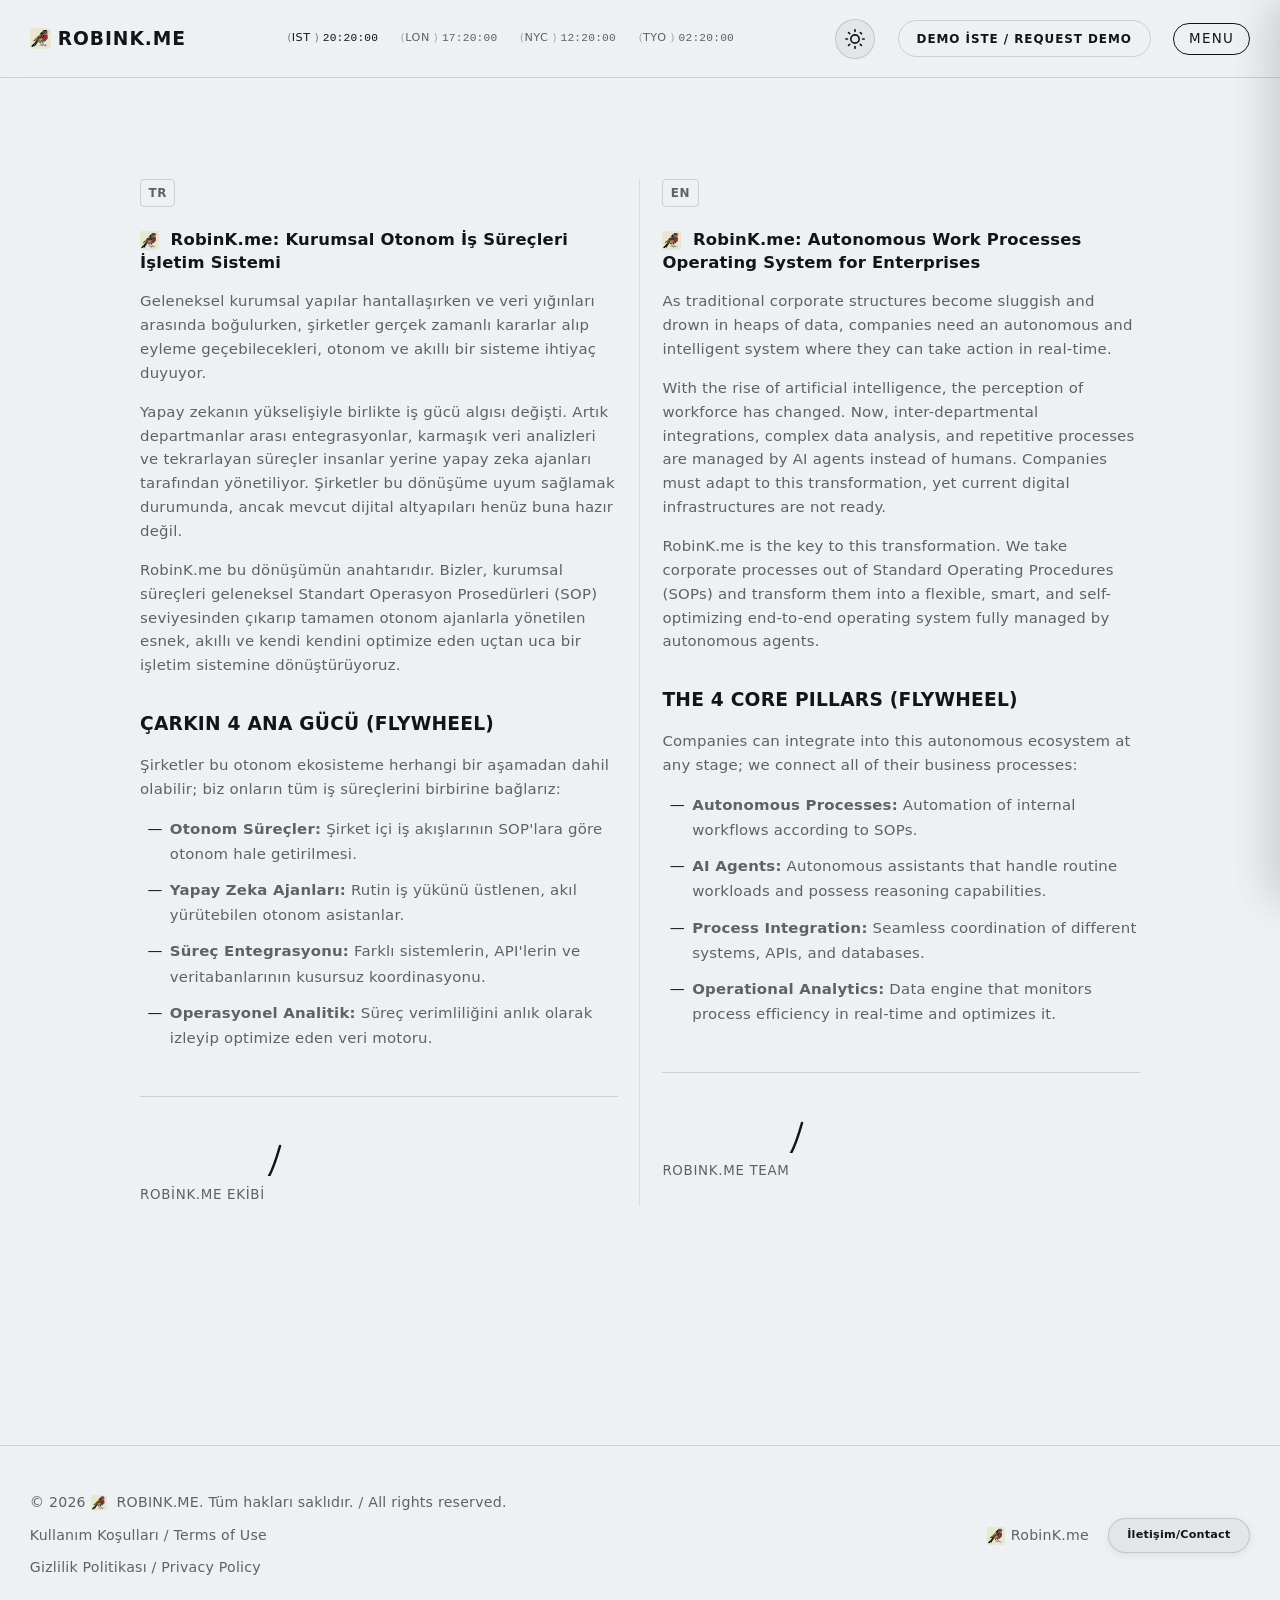
<file: about.html>
<!DOCTYPE html>

<html data-theme="light" lang="tr">
<head>
<meta charset="utf-8"/>
<meta content="width=device-width, initial-scale=1.0" name="viewport"/>
<title>RobinK.me | Hakkımızda / About Us</title>
<meta content="RobinK.me manifesto ve hakkımızda bilgileri." name="description"/>
<meta content="default-src 'self'; script-src 'self' 'unsafe-inline'; style-src 'self' https://fonts.googleapis.com 'unsafe-inline'; font-src 'self' https://fonts.gstatic.com; img-src 'self' data: https:; media-src 'self'; connect-src 'self' https://formsubmit.co;" http-equiv="Content-Security-Policy"/>
<link href="https://robink.me/about.html" hreflang="tr" rel="alternate"/>
<link href="https://robink.me/about.html" hreflang="x-default" rel="alternate"/>
<meta content="index, follow, max-image-preview:large, max-snippet:-1, max-video-preview:-1" name="robots"/>
<meta content="TR" name="geo.region"/>
<meta content="Turkey" name="geo.placename"/>
<meta content="41.0082, 28.9784" name="ICBM"/>
<link href="https://robink.me/about.html" rel="canonical"/>
<link href="favicon.png" rel="icon" type="image/png"/>
<!-- Open Graph / Facebook / Perplexity / ChatGPT -->
<meta content="tr_TR" property="og:locale"/>
<meta content="en_US" property="og:locale:alternate"/>
<meta content="website" property="og:type"/>
<meta content="https://robink.me/about.html" property="og:url"/>
<meta content="RobinK.me | Hakkımızda / About Us" property="og:title"/>
<meta content="RobinK.me manifesto ve hakkımızda bilgileri." property="og:description"/>
<meta content="https://robink.me/assets/images/2026_Operasyonel_Otonomizasyon_Cagi.jpg" property="og:image"/>
<!-- Twitter -->
<meta content="summary_large_image" property="twitter:card"/>
<meta content="https://robink.me/about.html" property="twitter:url"/>
<meta content="RobinK.me | Hakkımızda / About Us" property="twitter:title"/>
<meta content="RobinK.me manifesto ve hakkımızda bilgileri." property="twitter:description"/>
<meta content="https://robink.me/assets/images/2026_Operasyonel_Otonomizasyon_Cagi.jpg" property="twitter:image"/>
<!-- Contact Page Schema (JSON-LD) -->
<script type="application/ld+json">
{
  "@context": "https://schema.org",
  "@graph": [
    {
      "@type": "AboutPage",
      "name": "RobinK.me Hakkımızda / About Us",
      "description": "RobinK.me otonom yapay zeka ajanları ve kurumsal otomasyon çözümleri hakkında bilgiler.",
      "url": "https://robink.me/about.html",
      "mainEntity": {
        "@type": "Organization",
        "name": "ROBINK.ME",
        "telephone": "+905555548800",
        "sameAs": [
          "https://x.com/robinkme",
          "https://www.linkedin.com/in/robink-me/"
        ]
      }
    },
    {
      "@type": "BreadcrumbList",
      "itemListElement": [
        {
          "@type": "ListItem",
          "position": 1,
          "name": "Ana Sayfa",
          "item": "https://robink.me/"
        },
        {
          "@type": "ListItem",
          "position": 2,
          "name": "Hakkımızda",
          "item": "https://robink.me/about.html"
        }
      ]
    },
    {
      "@type": "Organization",
      "@id": "https://robink.me/#organization",
      "name": "ROBINK.ME",
      "url": "https://robink.me",
      "logo": {
        "@type": "ImageObject",
        "url": "https://robink.me/assets/images/robin-bird.jpg",
        "caption": "ROBINK.ME Logo"
      },
      "description": "RobinK, şirketler için otonom yapay zeka ajanları (Hermes Agent) kurulumu, kurumsal iş akışı otomasyonu ve sistem entegrasyonu hizmetleri sunan bir teknoloji ve danışmanlık platformudur.",
      "telephone": "+905555548800",
      "sameAs": [
        "https://x.com/robinkme",
        "https://www.linkedin.com/in/robink-me/"
      ]
    },
    {
      "@type": "SoftwareApplication",
      "@id": "https://robink.me/#software",
      "name": "Hermes OS",
      "applicationCategory": "BusinessApplication",
      "operatingSystem": "Cloud, Linux, Ubuntu, Docker",
      "description": "Şirketler için otonom iş süreçleri işletim sistemi. Kurumsal iş akışlarının, veri entegrasyonlarının ve yapay zeka ajanlarının tek bir merkezde orkestre edilmesini sağlar. RESTful ve GraphQL entegrasyonlarını destekler.",
      "offers": {
        "@type": "Offer",
        "price": "0",
        "priceCurrency": "TRY",
        "availability": "https://schema.org/ComingSoon"
      },
      "featureList": [
        "Autonomous Workflow Design (SOP to AI-driven processes)",
        "AI Agent Deployment (cognitive task allocation & Hermes Agent)",
        "Process Integration (RESTful & GraphQL API connectivity)",
        "Operational Analytics & Real-time performance monitoring"
      ],
      "releaseNotes": "Ubuntu & Docker tabanlı kalıcı konteyner mimarisi ile 7/24 kesintisiz otonom operasyonlar."
    }
  ]
}
</script>
<link href="https://fonts.googleapis.com" rel="preconnect"/>
<link crossorigin="" href="https://fonts.gstatic.com" rel="preconnect"/>
<link as="style" href="https://fonts.googleapis.com/css2?family=Bricolage+Grotesque:wght@700;800&amp;family=Inter:wght@300;400;500;600;700&amp;display=swap" rel="preload"/>
<link href="https://fonts.googleapis.com/css2?family=Bricolage+Grotesque:wght@700;800&amp;family=Inter:wght@300;400;500;600;700&amp;display=swap" rel="stylesheet"/>
<style id="critical-css">
/* ==========================================================================
   CSS Design Tokens & Theme Variables
   ========================================================================== */

:root {
  /* Dynamic Accents */
  --accent-red: #ff3b30;
  --accent-green: #34c759;
  --accent-blue: #007aff;
  --accent-yellow: #ffcc00;
  
  /* Transition Constants */
  --cubic-default: cubic-bezier(0.65, 0.05, 0, 1);
  --cubic-inout: cubic-bezier(0.65, 0, 0.35, 1);
  --duration-short: 0.3s;
  --duration-default: 0.75s;
  --duration-long: 1.5s;
  
  --animation-short: var(--duration-short) var(--cubic-default);
  --animation-default: var(--duration-default) var(--cubic-default);
  --animation-inout: var(--duration-default) var(--cubic-inout);
  --animation-long: var(--duration-long) var(--cubic-inout);

  /* Font Families with System Fallbacks */
  --font-body: 'Inter', system-ui, -apple-system, sans-serif;
  --font-display: 'Bricolage Grotesque', system-ui, -apple-system, sans-serif;
}

/* Dark Mode Tokens (Default) */
[data-theme="dark"] {
  --color-bg: #121416;
  --color-bg-dim: #1a1d20;
  --color-text: #eef1f3;
  --color-text-dim: rgba(238, 241, 243, 0.6);
  --color-border: rgba(238, 241, 243, 0.15);
  --color-border-dim: rgba(238, 241, 243, 0.08);
  --color-shadow: rgba(0, 0, 0, 0.5);
  --preloader-bg: #0b0c0d;
  --card-bg: #171a1d;
}

/* Light Mode Tokens */
[data-theme="light"] {
  --color-bg: #eef1f3;
  --color-bg-dim: #e2e6e9;
  --color-text: #121416;
  --color-text-dim: rgba(18, 20, 22, 0.65);
  --color-border: rgba(18, 20, 22, 0.15);
  --color-border-dim: rgba(18, 20, 22, 0.08);
  --color-shadow: rgba(0, 0, 0, 0.08);
  --preloader-bg: #121416; /* Preloader remains dark for entry */
  --card-bg: #f8fafc;
}

/* ==========================================================================
   Base Styles & Reset
   ========================================================================== */

* {
  box-sizing: border-box;
  margin: 0;
  padding: 0;
  -webkit-font-smoothing: antialiased;
  -moz-osx-font-smoothing: grayscale;
}

html, body {
  background-color: var(--color-bg);
  color: var(--color-text);
  font-family: var(--font-body);
  font-size: clamp(13px, 0.15vw + 13px, 15px); /* Professional adaptive scaling */
  line-height: 1.6;
  overflow-x: hidden;
  transition: background-color var(--animation-inout), color var(--animation-inout);
  text-rendering: optimizeLegibility;
  -webkit-font-smoothing: antialiased;
  -moz-osx-font-smoothing: grayscale;
  hyphens: auto;
}

/* Global Image Reset */
img, svg, video {
  max-width: 100%;
  height: auto;
  display: block;
}

a {
  color: inherit;
  text-decoration: none;
}

button {
  background: none;
  border: none;
  cursor: pointer;
  font-family: inherit;
  color: inherit;
}

/* ==========================================================================
   Preloader Animations & Styling
   ========================================================================== */

.preloader-w {
  position: fixed;
  inset: 0;
  background-color: var(--preloader-bg);
  z-index: 9999;
  display: flex;
  flex-direction: column;
  justify-content: space-between;
  padding: 3rem;
  color: #eef1f3;
  transition: transform 1.2s var(--cubic-inout), opacity 1.2s var(--cubic-inout);
}

.preloader-logo-w {
  flex-grow: 1;
  display: flex;
  align-items: center;
  justify-content: center;
  position: relative;
}

.preloader-logo-transform {
  position: relative;
  display: flex;
  flex-direction: column;
  align-items: center;
}

.preloader-bird-container {
  margin-bottom: 2rem;
  display: flex;
  justify-content: center;
  align-items: center;
}

.preloader-bird-large {
  height: 140px; 
  width: auto;
  object-fit: contain;
  border-radius: 8px;
  opacity: 0; 
  will-change: opacity;
}

.preloader-brand-wrapper {
  position: relative;
  display: inline-block;
}

.preloader-sketch-w {
  position: absolute;
  bottom: -18px; 
  left: -20px;
  width: calc(100% + 40px);
  height: 30px;
  pointer-events: none;
}

.sketch-svg {
  width: 100%;
  height: 100%;
}

.sketch-path {
  stroke-dasharray: 600;
  stroke-dashoffset: 600;
  animation: drawSketch 2s var(--cubic-inout) forwards;
  animation-delay: 0.5s;
}

.preloader-text-w {
  display: flex;
  justify-content: space-between;
  align-items: flex-end;
  border-top: 1px solid rgba(238, 241, 243, 0.1);
  padding-top: 2rem;
}

.text-preloader-percent {
  font-family: var(--font-display);
  font-size: clamp(3rem, 6vw, 6rem);
  font-weight: 800;
  line-height: 1;
}

.text-preloader-tagline {
  font-size: 0.85rem;
  letter-spacing: 0.1em;
  text-transform: uppercase;
  max-width: 300px;
  text-align: right;
  opacity: 0.8;
}

@keyframes drawSketch {
  to {
    stroke-dashoffset: 0;
  }
}


</style><link href="style.css" rel="stylesheet"/>
<noscript>
<style>
      #preloader { display: none !important; }
      #app-wrapper { opacity: 1 !important; visibility: visible !important; }
    </style>
</noscript>
</head>
<body>
<div class="preloader-w" id="preloader">
<div class="preloader-logo-w">
<div class="preloader-logo-transform">
<div class="preloader-bird-container">
<img alt="Robin Bird Logo" class="preloader-bird-large" id="preloader-bird" src="assets/images/robin-bird.jpg"/>
</div>
<div class="preloader-brand-wrapper">
<div class="preloader-brand-logo">
<span>ROBINK.ME</span>
</div>
<div class="preloader-sketch-w">
<svg class="sketch-svg" fill="none" viewbox="0 0 200 40" xmlns="http://www.w3.org/2000/svg">
<path class="sketch-path" d="M10 20 Q 100 35, 190 20" stroke="var(--accent-red)" stroke-linecap="round" stroke-width="3"></path>
</svg>
</div>
</div>
</div>
</div>
<div class="preloader-text-w">
<div class="text-preloader-percent" id="preloader-percent">00</div>
<div class="text-preloader-tagline">Şirketler İçin Otonom Süreçler İşletim Sistemi</div>
</div>
</div>
<div class="page-w" id="app-wrapper" style="opacity: 0; visibility: hidden;">
<header class="nav-w">
<div class="nav-container">
<a class="nav-brand" href="index.html">
<img alt="Robin Bird" class="inline-logo-bird" height="20" src="assets/images/robin-bird.jpg" width="20"/>
<span class="brand-text">ROBINK.ME</span>
</a>
<div class="nav-clocks-row">
<div class="clock-item active" data-label="IST" data-tz="Europe/Istanbul">
<span class="bracket">(</span><span class="clock-label">IST</span><span class="bracket">)</span>
<span class="clock-time" id="time-ist">00:00:00</span>
</div>
<div class="clock-item" data-label="LON" data-tz="Europe/London">
<span class="bracket">(</span><span class="clock-label">LON</span><span class="bracket">)</span>
<span class="clock-time" id="time-lon">00:00:00</span>
</div>
<div class="clock-item" data-label="NYC" data-tz="America/New_York">
<span class="bracket">(</span><span class="clock-label">NYC</span><span class="bracket">)</span>
<span class="clock-time" id="time-nyc">00:00:00</span>
</div>
<div class="clock-item" data-label="TYO" data-tz="Asia/Tokyo">
<span class="bracket">(</span><span class="clock-label">TYO</span><span class="bracket">)</span>
<span class="clock-time" id="time-tyo">00:00:00</span>
</div>
</div>
<div class="nav-actions">
<button aria-label="Renk Modu Değiştir / Toggle Color Theme" class="theme-toggle-btn" id="theme-toggle">
<!-- Moon Icon (Crescent Moon SVG) -->
<svg class="theme-icon moon-icon" fill="none" stroke="currentColor" stroke-linecap="round" stroke-linejoin="round" stroke-width="2" viewbox="0 0 24 24">
<path d="M21 12.79A9 9 0 1 1 11.21 3 7 7 0 0 0 21 12.79z"></path>
</svg>
<!-- Sun Icon (Sun SVG) -->
<svg class="theme-icon sun-icon" fill="none" stroke="currentColor" stroke-linecap="round" stroke-linejoin="round" stroke-width="2" viewbox="0 0 24 24">
<circle cx="12" cy="12" r="5"></circle>
<line x1="12" x2="12" y1="1" y2="3"></line>
<line x1="12" x2="12" y1="21" y2="23"></line>
<line x1="4.22" x2="5.64" y1="4.22" y2="5.64"></line>
<line x1="18.36" x2="19.78" y1="18.36" y2="19.78"></line>
<line x1="1" x2="3" y1="12" y2="12"></line>
<line x1="21" x2="23" y1="12" y2="12"></line>
<line x1="4.22" x2="5.64" y1="19.78" y2="18.36"></line>
<line x1="18.36" x2="19.78" y1="4.22" y2="5.64"></line>
</svg>
</button>
<a aria-label="Demo İste / Request Demo" class="nav-cta-btn js-demo-trigger" href="index.html?action=demo"><span lang="tr">Demo İste</span> / <span lang="en">Request Demo</span></a>
<button aria-label="Menu" class="nav-menu-btn" id="menu-trigger">
<span class="menu-text-open">Menu</span>
<span class="menu-text-close" style="display: none;">Close</span>
</button>
</div>
</div>
</header>
<div class="nav-menu" id="menu-drawer">
<div class="nav-menu-layout">
<ul class="nav-links-list">
<li>
<a class="nav-link-item" href="index.html?action=about" role="button">
<span class="link-bracket">( )</span>
<span class="link-text"><span lang="tr">Hakkımızda</span> / <span lang="en">About Us</span></span>
<svg class="nav-link-sketch" fill="none" viewbox="0 0 200 20">
<path d="M5 10 C 60 2, 120 2, 195 10" stroke="currentColor" stroke-linecap="round" stroke-width="2"></path>
</svg>
</a>
</li>
<li>
<a class="nav-link-item color-red" href="index.html?section=workflows" role="button">
<span class="link-bracket">([O])</span>
<span class="link-text"><span lang="tr">Otonom Süreçler</span> / <span lang="en">Autonomous Workflows</span></span>
<svg class="nav-link-sketch" fill="none" viewbox="0 0 200 20">
<path d="M5 10 C 60 2, 120 2, 195 10" stroke="currentColor" stroke-linecap="round" stroke-width="2"></path>
</svg>
</a>
</li>
<li>
<a class="nav-link-item color-green" href="index.html?section=agents" role="button">
<span class="link-bracket">([A])</span>
<span class="link-text"><span lang="tr">Yapay Zeka Ajanları</span> / <span lang="en">AI Agents</span></span>
<svg class="nav-link-sketch" fill="none" viewbox="0 0 200 20">
<path d="M5 10 C 60 2, 120 2, 195 10" stroke="currentColor" stroke-linecap="round" stroke-width="2"></path>
</svg>
</a>
</li>
<li>
<a class="nav-link-item color-blue" href="index.html?section=integration" role="button">
<span class="link-bracket">([E])</span>
<span class="link-text"><span lang="tr">Süreç Entegrasyonu</span> / <span lang="en">Process Integration</span></span>
<svg class="nav-link-sketch" fill="none" viewbox="0 0 200 20">
<path d="M5 10 C 60 2, 120 2, 195 10" stroke="currentColor" stroke-linecap="round" stroke-width="2"></path>
</svg>
</a>
</li>
<li>
<a class="nav-link-item color-yellow" href="index.html?section=analytics" role="button">
<span class="link-bracket">([L])</span>
<span class="link-text"><span lang="tr">Operasyonel Analitik</span> / <span lang="en">Operational Analytics</span></span>
<svg class="nav-link-sketch" fill="none" viewbox="0 0 200 20">
<path d="M5 10 C 60 2, 120 2, 195 10" stroke="currentColor" stroke-linecap="round" stroke-width="2"></path>
</svg>
</a>
</li>
<li>
<a class="nav-link-item" href="infographics.html">
<span class="link-bracket">(I)</span>
<span class="link-text"><span lang="tr">İnfografiklerimiz</span> / <span lang="en">Our Infographics</span></span>
<svg class="nav-link-sketch" fill="none" viewbox="0 0 200 20">
<path d="M5 10 C 60 2, 120 2, 195 10" stroke="currentColor" stroke-linecap="round" stroke-width="2"></path>
</svg>
</a>
</li>
<li><a class="nav-link-item" href="faq.html"><span class="link-bracket">(S)</span><span class="link-text"><span lang="tr">Sıkça Sorulan Sorular</span> / <span lang="en">FAQ</span></span><svg class="nav-link-sketch" fill="none" viewbox="0 0 200 20"><path d="M5 10 C 60 2, 120 2, 195 10" stroke="currentColor" stroke-linecap="round" stroke-width="2"></path></svg></a></li><li>
<a class="nav-link-item active" data-action="close-menu" href="#" role="button">
<span class="link-bracket">(C)</span>
<span class="link-text"><span lang="tr">İletişim</span> / <span lang="en">Contact</span></span>
<svg class="nav-link-sketch" fill="none" viewbox="0 0 200 20">
<path d="M5 10 C 60 2, 120 2, 195 10" stroke="currentColor" stroke-linecap="round" stroke-width="2"></path>
</svg>
</a>
</li>
</ul>
<div class="menu-footer">
<span class="menu-copyright">
            © 2026 
            <img alt="Robin Bird" class="inline-logo-bird" height="20" src="assets/images/robin-bird.jpg" width="20"/>
            ROBINK.ME
          </span>
<a class="menu-sublink js-terms-trigger" href="terms.html"><span lang="tr">Kullanım Koşulları</span> / <span lang="en">Terms of Use</span></a>
<a class="menu-sublink js-privacy-trigger" href="privacy.html"><span lang="tr">Gizlilik Politikası</span> / <span lang="en">Privacy Policy</span></a>
</div>
</div>
</div>
<div class="manifesto-w" id="terms-drawer">
<div class="manifesto-layout">
<div class="manifesto-header">
<h2 class="manifesto-title"><span lang="tr">KOŞULLAR</span> / <span lang="en">TERMS</span></h2>
<button aria-label="Koşulları Kapat" class="btn-close" id="terms-close">Kapat</button>
</div>
<div class="manifesto-content">
<article class="bilingual-wrapper with-separator">
<div class="bilingual-col" lang="tr">
<span class="lang-indicator">TR</span>
<p class="text-manifesto-sub">
<strong>
<img alt="Robin Bird" class="inline-logo-bird" height="20" src="assets/images/robin-bird.jpg" width="20"/>
                  robink.me Kullanım ve Gizlilik Koşulları
                </strong>
</p>
<p class="text-manifesto-body">
                Sitemizi ziyaret ettiğiniz için teşekkürler. robink.me'yi kullanırken geçerli olan kurallar ve veri politikamız oldukça nettir:
              </p>
<h3 class="manifesto-section-title" lang="tr">1. Genel Kurallar</h3>
<p class="text-manifesto-body">
                Sitedeki içerikler, kodlar ve tasarımlar aksi belirtilmedikçe bize aittir. İzinsiz kopyalanması veya ticari amaçla kullanılması yasaktır.
              </p>
<p class="text-manifesto-body">
                Siteye zarar verecek teknik müdahalelerde bulunmamayı ve siteyi yasalara uygun şekilde kullanmayı kabul edersiniz.
              </p>
<p class="text-manifesto-body">
                Site "olduğu gibi" sunulmaktadır; teknik kesintilerden veya sunucu kaynaklı gecikmelerden sorumluluk kabul edilmez.
              </p>
<h3 class="manifesto-section-title" lang="tr">2. Uluslararası İletişim ve Gizlilik</h3>
<p class="text-manifesto-body">
                Sitemiz dünya çapında erişime açıktır. Uluslararası ziyaretçilerimizle olan iletişimimizde ve veri yönetimimizde, küresel veri koruma standartları (GDPR ve benzeri uluslararası gizlilik ilkeleri) esas alınır.
              </p>
<p class="text-manifesto-body">
                Kişisel verileriniz rızanız dışında üçüncü taraflarla paylaşılmaz, satılmaz veya kötüye kullanılmaz.
              </p>
<h3 class="manifesto-section-title" lang="tr">3. Türkiye İçin KVKK Geçerliliği</h3>
<p class="text-manifesto-body">
                Türkiye'deki kullanıcılarımız ve ziyaretçilerimiz için 6698 sayılı Kişisel Verilerin Korunması Kanunu (KVKK) tam olarak geçerlidir.
              </p>
<p class="text-manifesto-body">
                Sitemiz üzerinden (iletişim formları, e-bülten vb. yollarla) bizimle paylaştığınız tüm kişisel veriler, KVKK mevzuatına uygun olarak, güvenli bir şekilde işlenir ve saklanır. Dilediğiniz zaman verilerinizin silinmesini veya düzeltilmesini talep etme hakkınız saklıdır.
              </p>
<h3 class="manifesto-section-title" lang="tr">4. İletişim</h3>
<p class="text-manifesto-body">
                Kurallar veya verilerinizin işlenmesiyle ilgili her türlü soru ve talebiniz için bizimle iletişime geçebilirsiniz:
              </p>
<p class="text-manifesto-body">
<strong>E-posta:</strong> <a href="mailto:78@robink.me" style="text-decoration: underline; color: var(--color-text);">78@robink.me</a>
</p>
</div>
<div class="bilingual-col" lang="en">
<span class="lang-indicator">EN</span>
<p class="text-manifesto-sub">
<strong>
<img alt="Robin Bird" class="inline-logo-bird" height="20" src="assets/images/robin-bird.jpg" width="20"/>
                  robink.me Terms of Use &amp; Privacy Policy
                </strong>
</p>
<p class="text-manifesto-body">
                Thank you for visiting our site. The rules and our data policy applicable while using robink.me are very clear:
              </p>
<h3 class="manifesto-section-title" lang="en">1. General Rules</h3>
<p class="text-manifesto-body">
                Unless otherwise stated, all content, code, and designs on this site belong to us. Unauthorized copying or commercial use is prohibited.
              </p>
<p class="text-manifesto-body">
                You agree not to make technical interventions that would harm the site and to use the site in compliance with laws.
              </p>
<p class="text-manifesto-body">
                The site is provided "as is"; no liability is accepted for technical interruptions or server-induced delays.
              </p>
<h3 class="manifesto-section-title" lang="en">2. International Communication and Privacy</h3>
<p class="text-manifesto-body">
                Our website is accessible worldwide. For communications and data management with our international visitors, global data protection standards (GDPR and similar international privacy principles) are taken as basis.
              </p>
<p class="text-manifesto-body">
                Your personal data will not be shared with third parties, sold, or misused without your consent.
              </p>
<h3 class="manifesto-section-title" lang="en">3. KVKK Applicability for Turkey</h3>
<p class="text-manifesto-body">
                For our users and visitors in Turkey, the Law on the Protection of Personal Data No. 6698 (KVKK) is fully applicable.
              </p>
<p class="text-manifesto-body">
                All personal data you share with us (via contact forms, e-newsletters, etc.) on our site is processed and stored securely in accordance with KVKK regulations. You reserve the right to request deletion or correction of your data at any time.
              </p>
<h3 class="manifesto-section-title" lang="en">4. Contact</h3>
<p class="text-manifesto-body">
                For any questions and requests regarding the rules or the processing of your data, you can contact us:
              </p>
<p class="text-manifesto-body">
<strong>Email:</strong> <a href="mailto:78@robink.me" style="text-decoration: underline; color: var(--color-text);">78@robink.me</a>
</p>
</div>
</article></div>
</div>
</div>
<main class="main-content"><section id="content-section" style="padding: 4rem 2rem;"><div style="max-width: 1000px; margin: 0 auto;"><div class="manifesto-content">
<article class="bilingual-wrapper with-separator">
<div class="bilingual-col" lang="tr">
<span class="lang-indicator">TR</span>
<p class="text-manifesto-sub">
<strong>
<img alt="Robin Bird" class="inline-logo-bird" height="20" src="assets/images/robin-bird.jpg" width="20"/>
                  RobinK.me: Kurumsal Otonom İş Süreçleri İşletim Sistemi
                </strong>
</p>
<p class="text-manifesto-body">
                Geleneksel kurumsal yapılar hantallaşırken ve veri yığınları arasında boğulurken, şirketler gerçek zamanlı kararlar alıp eyleme geçebilecekleri, otonom ve akıllı bir sisteme ihtiyaç duyuyor.
              </p>
<p class="text-manifesto-body">
                Yapay zekanın yükselişiyle birlikte iş gücü algısı değişti. Artık departmanlar arası entegrasyonlar, karmaşık veri analizleri ve tekrarlayan süreçler insanlar yerine yapay zeka ajanları tarafından yönetiliyor. Şirketler bu dönüşüme uyum sağlamak durumunda, ancak mevcut dijital altyapıları henüz buna hazır değil.
              </p>
<p class="text-manifesto-body">
                RobinK.me bu dönüşümün anahtarıdır. Bizler, kurumsal süreçleri geleneksel Standart Operasyon Prosedürleri (SOP) seviyesinden çıkarıp tamamen otonom ajanlarla yönetilen esnek, akıllı ve kendi kendini optimize eden uçtan uca bir işletim sistemine dönüştürüyoruz.
              </p>
<h3 class="manifesto-section-title">Çarkın 4 Ana Gücü (Flywheel)</h3>
<p class="text-manifesto-body">
                Şirketler bu otonom ekosisteme herhangi bir aşamadan dahil olabilir; biz onların tüm iş süreçlerini birbirine bağlarız:
              </p>
<ul class="manifesto-list">
<li><strong>Otonom Süreçler:</strong> Şirket içi iş akışlarının SOP'lara göre otonom hale getirilmesi.</li>
<li><strong>Yapay Zeka Ajanları:</strong> Rutin iş yükünü üstlenen, akıl yürütebilen otonom asistanlar.</li>
<li><strong>Süreç Entegrasyonu:</strong> Farklı sistemlerin, API'lerin ve veritabanlarının kusursuz koordinasyonu.</li>
<li><strong>Operasyonel Analitik:</strong> Süreç verimliliğini anlık olarak izleyip optimize eden veri motoru.</li>
</ul>
<div class="manifesto-signature-w">
<svg class="signature-svg" fill="none" viewbox="0 0 150 50" xmlns="http://www.w3.org/2000/svg">
<path class="signature-path" d="M12 25 Q 30 10, 45 35 T 80 15 T 110 30 T 140 20" stroke="currentColor" stroke-linecap="round" stroke-linejoin="round" stroke-width="2.5"></path>
</svg>
<span class="signature-caption">RobinK.me Ekibi</span>
</div>
</div>
<div class="bilingual-col" lang="en">
<span class="lang-indicator">EN</span>
<p class="text-manifesto-sub">
<strong>
<img alt="Robin Bird" class="inline-logo-bird" height="20" src="assets/images/robin-bird.jpg" width="20"/>
                  RobinK.me: Autonomous Work Processes Operating System for Enterprises
                </strong>
</p>
<p class="text-manifesto-body">
                As traditional corporate structures become sluggish and drown in heaps of data, companies need an autonomous and intelligent system where they can take action in real-time.
              </p>
<p class="text-manifesto-body">
                With the rise of artificial intelligence, the perception of workforce has changed. Now, inter-departmental integrations, complex data analysis, and repetitive processes are managed by AI agents instead of humans. Companies must adapt to this transformation, yet current digital infrastructures are not ready.
              </p>
<p class="text-manifesto-body">
                RobinK.me is the key to this transformation. We take corporate processes out of Standard Operating Procedures (SOPs) and transform them into a flexible, smart, and self-optimizing end-to-end operating system fully managed by autonomous agents.
              </p>
<h3 class="manifesto-section-title">The 4 Core Pillars (Flywheel)</h3>
<p class="text-manifesto-body">
                Companies can integrate into this autonomous ecosystem at any stage; we connect all of their business processes:
              </p>
<ul class="manifesto-list">
<li><strong>Autonomous Processes:</strong> Automation of internal workflows according to SOPs.</li>
<li><strong>AI Agents:</strong> Autonomous assistants that handle routine workloads and possess reasoning capabilities.</li>
<li><strong>Process Integration:</strong> Seamless coordination of different systems, APIs, and databases.</li>
<li><strong>Operational Analytics:</strong> Data engine that monitors process efficiency in real-time and optimizes it.</li>
</ul>
<div class="manifesto-signature-w">
<svg class="signature-svg" fill="none" viewbox="0 0 150 50" xmlns="http://www.w3.org/2000/svg">
<path class="signature-path" d="M12 25 Q 30 10, 45 35 T 80 15 T 110 30 T 140 20" stroke="currentColor" stroke-linecap="round" stroke-linejoin="round" stroke-width="2.5"></path>
</svg>
<span class="signature-caption">RobinK.me Team</span>
</div>
</div>
</article></div></div></section></main><footer class="footer-w">
<div class="footer-layout">
<div class="footer-left">
<span class="footer-text">
            © 2026 
            <img alt="Robin Bird" class="inline-logo-bird" height="20" src="assets/images/robin-bird.jpg" width="20"/>
            ROBINK.ME. Tüm hakları saklıdır. / All rights reserved.
          </span>
<a class="footer-link js-terms-trigger" href="terms.html"><span lang="tr">Kullanım Koşulları</span> / <span lang="en">Terms of Use</span></a>
<a class="footer-link js-privacy-trigger" href="privacy.html"><span lang="tr">Gizlilik Politikası</span> / <span lang="en">Privacy Policy</span></a>
</div>
<div class="footer-right">
<a class="footer-attribution" href="https://robink.me">
<img alt="Robin Bird" class="footer-logo-bird" src="assets/images/robin-bird.jpg"/>
            RobinK.me
          </a>
<a class="footer-contact-btn" href="contact.html"><span lang="tr">İletişim</span> / <span lang="en">Contact</span></a>
</div>
</div>
</footer></div>
<div class="manifesto-w" id="privacy-drawer">
<div class="manifesto-layout">
<div class="manifesto-header">
<h2 class="manifesto-title"><span lang="tr">GİZLİLİK</span> / <span lang="en">PRIVACY</span></h2>
<button aria-label="Gizliliği Kapat" class="btn-close" id="privacy-close">Kapat</button>
</div>
<div class="manifesto-content">
<article class="bilingual-wrapper with-separator">
<div class="bilingual-col" lang="tr">
<span class="lang-indicator">TR</span>
<p class="text-manifesto-sub">
<strong>
<img alt="Robin Bird" class="inline-logo-bird" height="20" src="assets/images/robin-bird.jpg" width="20"/>
                  robink.me Gizlilik Politikası
                </strong>
</p>
<p class="text-manifesto-body">
                Bu politika, robink.me üzerinde kişisel verilerinizin nasıl işlendiğini, korunduğunu ve veri gizliliği haklarınızı açıklar.
              </p>
<h3 class="manifesto-section-title" lang="tr">1. Toplanan Veriler ve Kullanım Amacı</h3>
<p class="text-manifesto-body">
                Sitemizde veri minimum düzeyde tutulur ve sadece şu amaçlarla işlenir:
              </p>
<p class="text-manifesto-body">
<strong>İletişim Verileri:</strong> Bizimle doğrudan e-posta yoluyla paylaştığınız ad, soyad ve e-posta adresi, sadece sorularınıza yanıt vermek amacıyla kullanılır.
              </p>
<p class="text-manifesto-body">
<strong>Analiz Verileri:</strong> Sitenin performansını ölçmek amacıyla kişisel olmayan, anonim istatistikler (ziyaretçi sayısı, tıklama oranları) toplanabilir.
              </p>
<h3 class="manifesto-section-title" lang="tr">2. Uluslararası Gizlilik Standartları (GDPR)</h3>
<p class="text-manifesto-body">
                Sitemiz dünya genelindeki tüm ziyaretçilerin gizlilik haklarına saygı duyar.
              </p>
<p class="text-manifesto-body">
                Uluslararası kullanıcılar için küresel veri koruma standartları ve GDPR (Avrupa Genel Veri Koruma Yönetmeliği) esas alınır. Kişisel verileriniz hiçbir şekilde üçüncü taraflara satılmaz, kiralanmaz veya izinsiz paylaşılmaz.
              </p>
<h3 class="manifesto-section-title" lang="tr">3. Türkiye İçin KVKK Geçerliliği</h3>
<p class="text-manifesto-body">
                Türkiye’deki kullanıcılarımız için 6698 sayılı Kişisel Verilerin Korunması Kanunu (KVKK) tam olarak geçerlidir. KVKK kapsamında şu haklara sahipsiniz:
              </p>
<ul class="manifesto-list">
<li>Verilerinizin işlenip işlenmediğini öğrenme,</li>
<li>Verileriniz işlenmişse buna ilişkin bilgi talep etme,</li>
<li>Eksik veya yanlış işlenen verilerin düzeltilmesini isteme,</li>
<li>Verilerinizin sistemlerimizden tamamen silinmesini veya yok edilmesini talep etme.</li>
</ul>
<h3 class="manifesto-section-title" lang="tr">4. Çerezler (Cookies)</h3>
<p class="text-manifesto-body">
                Sitede yalnızca kullanıcı deneyimini optimize etmek ve site trafiğini anlamak için temel çerezler kullanılır. Çerezleri tarayıcı ayarlarınızdan dilediğiniz zaman engelleyebilirsiniz.
              </p>
<h3 class="manifesto-section-title" lang="tr">5. Veri Talepleri ve İletişim</h3>
<p class="text-manifesto-body">
                Gizlilik haklarınızı kullanmak, verilerinizin silinmesini talep etmek veya politika hakkında soru sormak için bizimle iletişime geçebilirsiniz:
              </p>
<p class="text-manifesto-body">
<strong>E-posta:</strong> <a href="mailto:78@robink.me" style="text-decoration: underline; color: var(--color-text);">78@robink.me</a>
</p>
</div>
<div class="bilingual-col" lang="en">
<span class="lang-indicator">EN</span>
<p class="text-manifesto-sub">
<strong>
<img alt="Robin Bird" class="inline-logo-bird" height="20" src="assets/images/robin-bird.jpg" width="20"/>
                  robink.me Privacy Policy
                </strong>
</p>
<p class="text-manifesto-body">
                This policy explains how your personal data is processed, protected, and your data privacy rights on robink.me.
              </p>
<h3 class="manifesto-section-title" lang="en">1. Collected Data and Purpose of Use</h3>
<p class="text-manifesto-body">
                Data collection on our site is kept to a minimum and processed only for the following purposes:
              </p>
<p class="text-manifesto-body">
<strong>Communication Data:</strong> Your name, surname, and email address shared with us directly via email are only used to answer your questions.
              </p>
<p class="text-manifesto-body">
<strong>Analytical Data:</strong> Non-personal, anonymous statistics (number of visitors, click-through rates) may be collected to measure site performance.
              </p>
<h3 class="manifesto-section-title" lang="en">2. International Privacy Standards (GDPR)</h3>
<p class="text-manifesto-body">
                Our site respects the privacy rights of all visitors worldwide.
              </p>
<p class="text-manifesto-body">
                For international users, global data protection standards and GDPR (European General Data Protection Regulation) are taken as basis. Your personal data is under no circumstances sold, rented, or shared without permission.
              </p>
<h3 class="manifesto-section-title" lang="en">3. KVKK Applicability for Turkey</h3>
<p class="text-manifesto-body">
                For our users in Turkey, the Law on the Protection of Personal Data No. 6698 (KVKK) is fully applicable. Under KVKK, you have the following rights:
              </p>
<ul class="manifesto-list">
<li>To learn whether your personal data is processed,</li>
<li>To request information if your data has been processed,</li>
<li>To request correction of incomplete or incorrectly processed data,</li>
<li>To request complete deletion or destruction of your data from our systems.</li>
</ul>
<h3 class="manifesto-section-title" lang="en">4. Cookies</h3>
<p class="text-manifesto-body">
                Only essential cookies are used on the site to optimize user experience and understand site traffic. You can block cookies at any time through your browser settings.
              </p>
<h3 class="manifesto-section-title" lang="en">5. Data Requests and Contact</h3>
<p class="text-manifesto-body">
                To exercise your privacy rights, request deletion of your data, or ask questions about the policy, you can contact us:
              </p>
<p class="text-manifesto-body">
<strong>Email:</strong> <a href="mailto:78@robink.me" style="text-decoration: underline; color: var(--color-text);">78@robink.me</a>
</p>
</div>
</article></div>
</div>
</div>
<script src="app.js"></script>
</body>
</html>
</file>
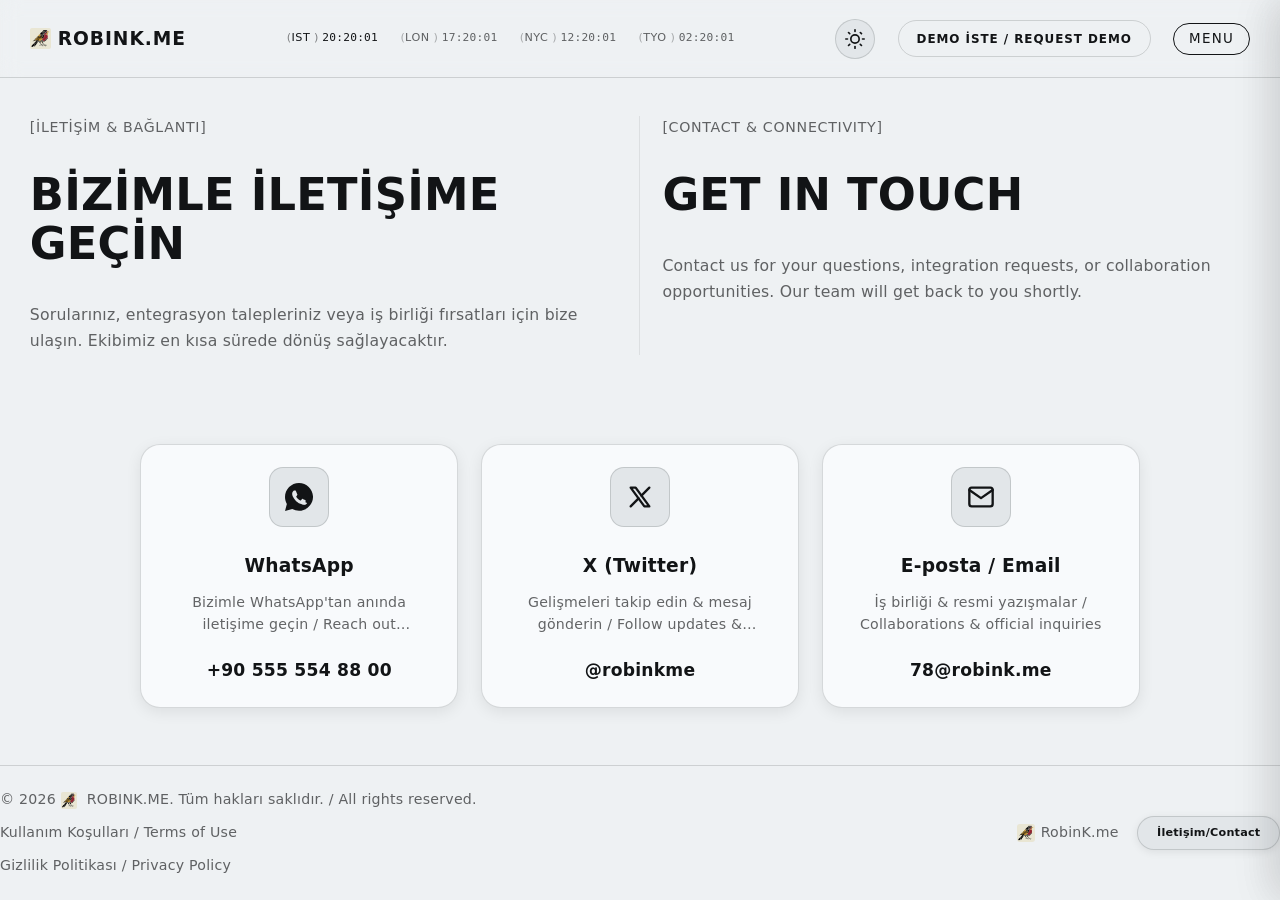
<file: contact.html>
<!DOCTYPE html>

<html data-theme="light" lang="tr">
<head>
<meta charset="utf-8"/>
<meta content="width=device-width, initial-scale=1.0" name="viewport"/>
<title>RobinK.me | İletişim / Contact Us</title>
<meta content="RobinK.me kurumsal otonom süreçler işletim sistemi ekibiyle iletişime geçin. Telefon, e-posta ve sosyal medya kanallarımız." name="description"/>
<meta content="default-src 'self'; script-src 'self' 'unsafe-inline'; style-src 'self' https://fonts.googleapis.com 'unsafe-inline'; font-src 'self' https://fonts.gstatic.com; img-src 'self' data: https:; media-src 'self'; connect-src 'self' https://formsubmit.co;" http-equiv="Content-Security-Policy"/>
<link href="https://robink.me/contact.html" hreflang="tr" rel="alternate"/>
<link href="https://robink.me/contact.html" hreflang="x-default" rel="alternate"/>
<meta content="index, follow, max-image-preview:large, max-snippet:-1, max-video-preview:-1" name="robots"/>
<meta content="TR" name="geo.region"/>
<meta content="Turkey" name="geo.placename"/>
<meta content="41.0082, 28.9784" name="ICBM"/>
<link href="https://robink.me/contact.html" rel="canonical"/>
<link href="favicon.png" rel="icon" type="image/png"/>
<!-- Open Graph / Facebook / Perplexity / ChatGPT -->
<meta content="tr_TR" property="og:locale"/>
<meta content="en_US" property="og:locale:alternate"/>
<meta content="website" property="og:type"/>
<meta content="https://robink.me/contact.html" property="og:url"/>
<meta content="RobinK.me | İletişim / Contact Us" property="og:title"/>
<meta content="RobinK.me kurumsal otonom süreçler işletim sistemi ekibiyle iletişime geçin. Telefon, e-posta ve sosyal medya kanallarımız." property="og:description"/>
<meta content="https://robink.me/assets/images/2026_Operasyonel_Otonomizasyon_Cagi.jpg" property="og:image"/>
<!-- Twitter -->
<meta content="summary_large_image" property="twitter:card"/>
<meta content="https://robink.me/contact.html" property="twitter:url"/>
<meta content="RobinK.me | İletişim / Contact Us" property="twitter:title"/>
<meta content="RobinK.me kurumsal otonom süreçler işletim sistemi ekibiyle iletişime geçin. Telefon, e-posta ve sosyal medya kanallarımız." property="twitter:description"/>
<meta content="https://robink.me/assets/images/2026_Operasyonel_Otonomizasyon_Cagi.jpg" property="twitter:image"/>
<!-- Contact Page Schema (JSON-LD) -->
<script type="application/ld+json">
{
  "@context": "https://schema.org",
  "@graph": [
    {
      "@type": "ContactPage",
      "name": "RobinK.me İletişim / Contact Us",
      "description": "Bizimle iletişime geçin. Telefon: +905555548800, X (Twitter): @robinkme.",
      "url": "https://robink.me/contact.html",
      "mainEntity": {
        "@type": "Organization",
        "name": "ROBINK.ME",
        "telephone": "+905555548800",
        "sameAs": [
          "https://x.com/robinkme",
          "https://www.linkedin.com/in/robink-me/"
        ]
      }
    },
    {
      "@type": "BreadcrumbList",
      "itemListElement": [
        {
          "@type": "ListItem",
          "position": 1,
          "name": "Ana Sayfa",
          "item": "https://robink.me/"
        },
        {
          "@type": "ListItem",
          "position": 2,
          "name": "İletişim",
          "item": "https://robink.me/contact.html"
        }
      ]
    },
    {
      "@type": "Organization",
      "@id": "https://robink.me/#organization",
      "name": "ROBINK.ME",
      "url": "https://robink.me",
      "logo": {
        "@type": "ImageObject",
        "url": "https://robink.me/assets/images/robin-bird.jpg",
        "caption": "ROBINK.ME Logo"
      },
      "description": "RobinK, şirketler için otonom yapay zeka ajanları (Hermes Agent) kurulumu, kurumsal iş akışı otomasyonu ve sistem entegrasyonu hizmetleri sunan bir teknoloji ve danışmanlık platformudur.",
      "telephone": "+905555548800",
      "sameAs": [
        "https://x.com/robinkme",
        "https://www.linkedin.com/in/robink-me/"
      ]
    }
  ]
}
</script>
<link href="https://fonts.googleapis.com" rel="preconnect"/>
<link crossorigin="" href="https://fonts.gstatic.com" rel="preconnect"/>
<link as="style" href="https://fonts.googleapis.com/css2?family=Bricolage+Grotesque:wght@700;800&amp;family=Inter:wght@300;400;500;600;700&amp;display=swap" rel="preload"/>
<link href="https://fonts.googleapis.com/css2?family=Bricolage+Grotesque:wght@700;800&amp;family=Inter:wght@300;400;500;600;700&amp;display=swap" rel="stylesheet"/>
<style id="critical-css">
/* ==========================================================================
   CSS Design Tokens & Theme Variables
   ========================================================================== */

:root {
  /* Dynamic Accents */
  --accent-red: #ff3b30;
  --accent-green: #34c759;
  --accent-blue: #007aff;
  --accent-yellow: #ffcc00;
  
  /* Transition Constants */
  --cubic-default: cubic-bezier(0.65, 0.05, 0, 1);
  --cubic-inout: cubic-bezier(0.65, 0, 0.35, 1);
  --duration-short: 0.3s;
  --duration-default: 0.75s;
  --duration-long: 1.5s;
  
  --animation-short: var(--duration-short) var(--cubic-default);
  --animation-default: var(--duration-default) var(--cubic-default);
  --animation-inout: var(--duration-default) var(--cubic-inout);
  --animation-long: var(--duration-long) var(--cubic-inout);

  /* Font Families with System Fallbacks */
  --font-body: 'Inter', system-ui, -apple-system, sans-serif;
  --font-display: 'Bricolage Grotesque', system-ui, -apple-system, sans-serif;
}

/* Dark Mode Tokens (Default) */
[data-theme="dark"] {
  --color-bg: #121416;
  --color-bg-dim: #1a1d20;
  --color-text: #eef1f3;
  --color-text-dim: rgba(238, 241, 243, 0.6);
  --color-border: rgba(238, 241, 243, 0.15);
  --color-border-dim: rgba(238, 241, 243, 0.08);
  --color-shadow: rgba(0, 0, 0, 0.5);
  --preloader-bg: #0b0c0d;
  --card-bg: #171a1d;
}

/* Light Mode Tokens */
[data-theme="light"] {
  --color-bg: #eef1f3;
  --color-bg-dim: #e2e6e9;
  --color-text: #121416;
  --color-text-dim: rgba(18, 20, 22, 0.65);
  --color-border: rgba(18, 20, 22, 0.15);
  --color-border-dim: rgba(18, 20, 22, 0.08);
  --color-shadow: rgba(0, 0, 0, 0.08);
  --preloader-bg: #121416; /* Preloader remains dark for entry */
  --card-bg: #f8fafc;
}

/* ==========================================================================
   Base Styles & Reset
   ========================================================================== */

* {
  box-sizing: border-box;
  margin: 0;
  padding: 0;
  -webkit-font-smoothing: antialiased;
  -moz-osx-font-smoothing: grayscale;
}

html, body {
  background-color: var(--color-bg);
  color: var(--color-text);
  font-family: var(--font-body);
  font-size: clamp(13px, 0.15vw + 13px, 15px); /* Professional adaptive scaling */
  line-height: 1.6;
  overflow-x: hidden;
  transition: background-color var(--animation-inout), color var(--animation-inout);
  text-rendering: optimizeLegibility;
  -webkit-font-smoothing: antialiased;
  -moz-osx-font-smoothing: grayscale;
  hyphens: auto;
}

/* Global Image Reset */
img, svg, video {
  max-width: 100%;
  height: auto;
  display: block;
}

a {
  color: inherit;
  text-decoration: none;
}

button {
  background: none;
  border: none;
  cursor: pointer;
  font-family: inherit;
  color: inherit;
}

/* ==========================================================================
   Preloader Animations & Styling
   ========================================================================== */

.preloader-w {
  position: fixed;
  inset: 0;
  background-color: var(--preloader-bg);
  z-index: 9999;
  display: flex;
  flex-direction: column;
  justify-content: space-between;
  padding: 3rem;
  color: #eef1f3;
  transition: transform 1.2s var(--cubic-inout), opacity 1.2s var(--cubic-inout);
}

.preloader-logo-w {
  flex-grow: 1;
  display: flex;
  align-items: center;
  justify-content: center;
  position: relative;
}

.preloader-logo-transform {
  position: relative;
  display: flex;
  flex-direction: column;
  align-items: center;
}

.preloader-bird-container {
  margin-bottom: 2rem;
  display: flex;
  justify-content: center;
  align-items: center;
}

.preloader-bird-large {
  height: 140px; 
  width: auto;
  object-fit: contain;
  border-radius: 8px;
  opacity: 0; 
  will-change: opacity;
}

.preloader-brand-wrapper {
  position: relative;
  display: inline-block;
}

.preloader-sketch-w {
  position: absolute;
  bottom: -18px; 
  left: -20px;
  width: calc(100% + 40px);
  height: 30px;
  pointer-events: none;
}

.sketch-svg {
  width: 100%;
  height: 100%;
}

.sketch-path {
  stroke-dasharray: 600;
  stroke-dashoffset: 600;
  animation: drawSketch 2s var(--cubic-inout) forwards;
  animation-delay: 0.5s;
}

.preloader-text-w {
  display: flex;
  justify-content: space-between;
  align-items: flex-end;
  border-top: 1px solid rgba(238, 241, 243, 0.1);
  padding-top: 2rem;
}

.text-preloader-percent {
  font-family: var(--font-display);
  font-size: clamp(3rem, 6vw, 6rem);
  font-weight: 800;
  line-height: 1;
}

.text-preloader-tagline {
  font-size: 0.85rem;
  letter-spacing: 0.1em;
  text-transform: uppercase;
  max-width: 300px;
  text-align: right;
  opacity: 0.8;
}

@keyframes drawSketch {
  to {
    stroke-dashoffset: 0;
  }
}


</style><link href="style.css" rel="stylesheet"/>
<noscript>
<style>
      #preloader { display: none !important; }
      #app-wrapper { opacity: 1 !important; visibility: visible !important; }
    </style>
</noscript>
</head>
<body class="contact-page-body">
<div class="preloader-w" id="preloader">
<div class="preloader-logo-w">
<div class="preloader-logo-transform">
<div class="preloader-bird-container">
<img alt="Robin Bird Logo" class="preloader-bird-large" id="preloader-bird" src="assets/images/robin-bird.jpg"/>
</div>
<div class="preloader-brand-wrapper">
<div class="preloader-brand-logo">
<span>ROBINK.ME</span>
</div>
<div class="preloader-sketch-w">
<svg class="sketch-svg" fill="none" viewbox="0 0 200 40" xmlns="http://www.w3.org/2000/svg">
<path class="sketch-path" d="M10 20 Q 100 35, 190 20" stroke="var(--accent-red)" stroke-linecap="round" stroke-width="3"></path>
</svg>
</div>
</div>
</div>
</div>
<div class="preloader-text-w">
<div class="text-preloader-percent" id="preloader-percent">00</div>
<div class="text-preloader-tagline">Şirketler İçin Otonom Süreçler İşletim Sistemi</div>
</div>
</div>
<div class="page-w" id="app-wrapper" style="opacity: 0; visibility: hidden;">
<header class="nav-w">
<div class="nav-container">
<a class="nav-brand" href="index.html">
<img alt="Robin Bird" class="inline-logo-bird" height="20" src="assets/images/robin-bird.jpg" width="20"/>
<span class="brand-text">ROBINK.ME</span>
</a>
<div class="nav-clocks-row">
<div class="clock-item active" data-label="IST" data-tz="Europe/Istanbul">
<span class="bracket">(</span><span class="clock-label">IST</span><span class="bracket">)</span>
<span class="clock-time" id="time-ist">00:00:00</span>
</div>
<div class="clock-item" data-label="LON" data-tz="Europe/London">
<span class="bracket">(</span><span class="clock-label">LON</span><span class="bracket">)</span>
<span class="clock-time" id="time-lon">00:00:00</span>
</div>
<div class="clock-item" data-label="NYC" data-tz="America/New_York">
<span class="bracket">(</span><span class="clock-label">NYC</span><span class="bracket">)</span>
<span class="clock-time" id="time-nyc">00:00:00</span>
</div>
<div class="clock-item" data-label="TYO" data-tz="Asia/Tokyo">
<span class="bracket">(</span><span class="clock-label">TYO</span><span class="bracket">)</span>
<span class="clock-time" id="time-tyo">00:00:00</span>
</div>
</div>
<div class="nav-actions">
<button aria-label="Renk Modu Değiştir / Toggle Color Theme" class="theme-toggle-btn" id="theme-toggle">
<!-- Moon Icon (Crescent Moon SVG) -->
<svg class="theme-icon moon-icon" fill="none" stroke="currentColor" stroke-linecap="round" stroke-linejoin="round" stroke-width="2" viewbox="0 0 24 24">
<path d="M21 12.79A9 9 0 1 1 11.21 3 7 7 0 0 0 21 12.79z"></path>
</svg>
<!-- Sun Icon (Sun SVG) -->
<svg class="theme-icon sun-icon" fill="none" stroke="currentColor" stroke-linecap="round" stroke-linejoin="round" stroke-width="2" viewbox="0 0 24 24">
<circle cx="12" cy="12" r="5"></circle>
<line x1="12" x2="12" y1="1" y2="3"></line>
<line x1="12" x2="12" y1="21" y2="23"></line>
<line x1="4.22" x2="5.64" y1="4.22" y2="5.64"></line>
<line x1="18.36" x2="19.78" y1="18.36" y2="19.78"></line>
<line x1="1" x2="3" y1="12" y2="12"></line>
<line x1="21" x2="23" y1="12" y2="12"></line>
<line x1="4.22" x2="5.64" y1="19.78" y2="18.36"></line>
<line x1="18.36" x2="19.78" y1="4.22" y2="5.64"></line>
</svg>
</button>
<a aria-label="Demo İste / Request Demo" class="nav-cta-btn js-demo-trigger" href="index.html?action=demo"><span lang="tr">Demo İste</span> / <span lang="en">Request Demo</span></a>
<button aria-label="Menu" class="nav-menu-btn" id="menu-trigger">
<span class="menu-text-open">Menu</span>
<span class="menu-text-close" style="display: none;">Close</span>
</button>
</div>
</div>
</header>
<div class="nav-menu" id="menu-drawer">
<div class="nav-menu-layout">
<ul class="nav-links-list">
<li>
<a class="nav-link-item" href="index.html?action=about" role="button">
<span class="link-bracket">( )</span>
<span class="link-text"><span lang="tr">Hakkımızda</span> / <span lang="en">About Us</span></span>
<svg class="nav-link-sketch" fill="none" viewbox="0 0 200 20">
<path d="M5 10 C 60 2, 120 2, 195 10" stroke="currentColor" stroke-linecap="round" stroke-width="2"></path>
</svg>
</a>
</li>
<li>
<a class="nav-link-item color-red" href="index.html?section=workflows" role="button">
<span class="link-bracket">([O])</span>
<span class="link-text"><span lang="tr">Otonom Süreçler</span> / <span lang="en">Autonomous Workflows</span></span>
<svg class="nav-link-sketch" fill="none" viewbox="0 0 200 20">
<path d="M5 10 C 60 2, 120 2, 195 10" stroke="currentColor" stroke-linecap="round" stroke-width="2"></path>
</svg>
</a>
</li>
<li>
<a class="nav-link-item color-green" href="index.html?section=agents" role="button">
<span class="link-bracket">([A])</span>
<span class="link-text"><span lang="tr">Yapay Zeka Ajanları</span> / <span lang="en">AI Agents</span></span>
<svg class="nav-link-sketch" fill="none" viewbox="0 0 200 20">
<path d="M5 10 C 60 2, 120 2, 195 10" stroke="currentColor" stroke-linecap="round" stroke-width="2"></path>
</svg>
</a>
</li>
<li>
<a class="nav-link-item color-blue" href="index.html?section=integration" role="button">
<span class="link-bracket">([E])</span>
<span class="link-text"><span lang="tr">Süreç Entegrasyonu</span> / <span lang="en">Process Integration</span></span>
<svg class="nav-link-sketch" fill="none" viewbox="0 0 200 20">
<path d="M5 10 C 60 2, 120 2, 195 10" stroke="currentColor" stroke-linecap="round" stroke-width="2"></path>
</svg>
</a>
</li>
<li>
<a class="nav-link-item color-yellow" href="index.html?section=analytics" role="button">
<span class="link-bracket">([L])</span>
<span class="link-text"><span lang="tr">Operasyonel Analitik</span> / <span lang="en">Operational Analytics</span></span>
<svg class="nav-link-sketch" fill="none" viewbox="0 0 200 20">
<path d="M5 10 C 60 2, 120 2, 195 10" stroke="currentColor" stroke-linecap="round" stroke-width="2"></path>
</svg>
</a>
</li>
<li>
<a class="nav-link-item" href="infographics.html">
<span class="link-bracket">(I)</span>
<span class="link-text"><span lang="tr">İnfografiklerimiz</span> / <span lang="en">Our Infographics</span></span>
<svg class="nav-link-sketch" fill="none" viewbox="0 0 200 20">
<path d="M5 10 C 60 2, 120 2, 195 10" stroke="currentColor" stroke-linecap="round" stroke-width="2"></path>
</svg>
</a>
</li>
<li><a class="nav-link-item" href="faq.html"><span class="link-bracket">(S)</span><span class="link-text"><span lang="tr">Sıkça Sorulan Sorular</span> / <span lang="en">FAQ</span></span><svg class="nav-link-sketch" fill="none" viewbox="0 0 200 20"><path d="M5 10 C 60 2, 120 2, 195 10" stroke="currentColor" stroke-linecap="round" stroke-width="2"></path></svg></a></li><li>
<a class="nav-link-item active" data-action="close-menu" href="#" role="button">
<span class="link-bracket">(C)</span>
<span class="link-text"><span lang="tr">İletişim</span> / <span lang="en">Contact</span></span>
<svg class="nav-link-sketch" fill="none" viewbox="0 0 200 20">
<path d="M5 10 C 60 2, 120 2, 195 10" stroke="currentColor" stroke-linecap="round" stroke-width="2"></path>
</svg>
</a>
</li>
</ul>
<div class="menu-footer">
<span class="menu-copyright">
            © 2026 
            <img alt="Robin Bird" class="inline-logo-bird" height="20" src="assets/images/robin-bird.jpg" width="20"/>
            ROBINK.ME
          </span>
<a class="menu-sublink js-terms-trigger" href="terms.html"><span lang="tr">Kullanım Koşulları</span> / <span lang="en">Terms of Use</span></a>
<a class="menu-sublink js-privacy-trigger" href="privacy.html"><span lang="tr">Gizlilik Politikası</span> / <span lang="en">Privacy Policy</span></a>
</div>
</div>
</div>
<div class="manifesto-w" id="terms-drawer">
<div class="manifesto-layout">
<div class="manifesto-header">
<h2 class="manifesto-title"><span lang="tr">KOŞULLAR</span> / <span lang="en">TERMS</span></h2>
<button aria-label="Koşulları Kapat" class="btn-close" id="terms-close">Kapat</button>
</div>
<div class="manifesto-content">
<article class="bilingual-wrapper with-separator">
<div class="bilingual-col" lang="tr">
<span class="lang-indicator">TR</span>
<p class="text-manifesto-sub">
<strong>
<img alt="Robin Bird" class="inline-logo-bird" height="20" src="assets/images/robin-bird.jpg" width="20"/>
                  robink.me Kullanım ve Gizlilik Koşulları
                </strong>
</p>
<p class="text-manifesto-body">
                Sitemizi ziyaret ettiğiniz için teşekkürler. robink.me'yi kullanırken geçerli olan kurallar ve veri politikamız oldukça nettir:
              </p>
<h3 class="manifesto-section-title" lang="tr">1. Genel Kurallar</h3>
<p class="text-manifesto-body">
                Sitedeki içerikler, kodlar ve tasarımlar aksi belirtilmedikçe bize aittir. İzinsiz kopyalanması veya ticari amaçla kullanılması yasaktır.
              </p>
<p class="text-manifesto-body">
                Siteye zarar verecek teknik müdahalelerde bulunmamayı ve siteyi yasalara uygun şekilde kullanmayı kabul edersiniz.
              </p>
<p class="text-manifesto-body">
                Site "olduğu gibi" sunulmaktadır; teknik kesintilerden veya sunucu kaynaklı gecikmelerden sorumluluk kabul edilmez.
              </p>
<h3 class="manifesto-section-title" lang="tr">2. Uluslararası İletişim ve Gizlilik</h3>
<p class="text-manifesto-body">
                Sitemiz dünya çapında erişime açıktır. Uluslararası ziyaretçilerimizle olan iletişimimizde ve veri yönetimimizde, küresel veri koruma standartları (GDPR ve benzeri uluslararası gizlilik ilkeleri) esas alınır.
              </p>
<p class="text-manifesto-body">
                Kişisel verileriniz rızanız dışında üçüncü taraflarla paylaşılmaz, satılmaz veya kötüye kullanılmaz.
              </p>
<h3 class="manifesto-section-title" lang="tr">3. Türkiye İçin KVKK Geçerliliği</h3>
<p class="text-manifesto-body">
                Türkiye'deki kullanıcılarımız ve ziyaretçilerimiz için 6698 sayılı Kişisel Verilerin Korunması Kanunu (KVKK) tam olarak geçerlidir.
              </p>
<p class="text-manifesto-body">
                Sitemiz üzerinden (iletişim formları, e-bülten vb. yollarla) bizimle paylaştığınız tüm kişisel veriler, KVKK mevzuatına uygun olarak, güvenli bir şekilde işlenir ve saklanır. Dilediğiniz zaman verilerinizin silinmesini veya düzeltilmesini talep etme hakkınız saklıdır.
              </p>
<h3 class="manifesto-section-title" lang="tr">4. İletişim</h3>
<p class="text-manifesto-body">
                Kurallar veya verilerinizin işlenmesiyle ilgili her türlü soru ve talebiniz için bizimle iletişime geçebilirsiniz:
              </p>
<p class="text-manifesto-body">
<strong>E-posta:</strong> <a href="mailto:78@robink.me" style="text-decoration: underline; color: var(--color-text);">78@robink.me</a>
</p>
</div>
<div class="bilingual-col" lang="en">
<span class="lang-indicator">EN</span>
<p class="text-manifesto-sub">
<strong>
<img alt="Robin Bird" class="inline-logo-bird" height="20" src="assets/images/robin-bird.jpg" width="20"/>
                  robink.me Terms of Use &amp; Privacy Policy
                </strong>
</p>
<p class="text-manifesto-body">
                Thank you for visiting our site. The rules and our data policy applicable while using robink.me are very clear:
              </p>
<h3 class="manifesto-section-title" lang="en">1. General Rules</h3>
<p class="text-manifesto-body">
                Unless otherwise stated, all content, code, and designs on this site belong to us. Unauthorized copying or commercial use is prohibited.
              </p>
<p class="text-manifesto-body">
                You agree not to make technical interventions that would harm the site and to use the site in compliance with laws.
              </p>
<p class="text-manifesto-body">
                The site is provided "as is"; no liability is accepted for technical interruptions or server-induced delays.
              </p>
<h3 class="manifesto-section-title" lang="en">2. International Communication and Privacy</h3>
<p class="text-manifesto-body">
                Our website is accessible worldwide. For communications and data management with our international visitors, global data protection standards (GDPR and similar international privacy principles) are taken as basis.
              </p>
<p class="text-manifesto-body">
                Your personal data will not be shared with third parties, sold, or misused without your consent.
              </p>
<h3 class="manifesto-section-title" lang="en">3. KVKK Applicability for Turkey</h3>
<p class="text-manifesto-body">
                For our users and visitors in Turkey, the Law on the Protection of Personal Data No. 6698 (KVKK) is fully applicable.
              </p>
<p class="text-manifesto-body">
                All personal data you share with us (via contact forms, e-newsletters, etc.) on our site is processed and stored securely in accordance with KVKK regulations. You reserve the right to request deletion or correction of your data at any time.
              </p>
<h3 class="manifesto-section-title" lang="en">4. Contact</h3>
<p class="text-manifesto-body">
                For any questions and requests regarding the rules or the processing of your data, you can contact us:
              </p>
<p class="text-manifesto-body">
<strong>Email:</strong> <a href="mailto:78@robink.me" style="text-decoration: underline; color: var(--color-text);">78@robink.me</a>
</p>
</div>
</article></div>
</div>
</div>
<main class="main-content">
<section class="contact-section" id="contact-section" style="margin-top: 0; border-top: none; padding-top: 0;">
<div class="section-header-block text-center" style="max-width: 100%;">
<article class="bilingual-wrapper with-separator">
<div class="bilingual-col" lang="tr" style="text-align: left;">
<span class="section-tag" lang="tr">[İletişim &amp; Bağlantı]</span>
<h2 class="section-heading-title" lang="tr">Bizimle İletişime Geçin</h2>
<p class="section-heading-desc">Sorularınız, entegrasyon talepleriniz veya iş birliği fırsatları için bize ulaşın. Ekibimiz en kısa sürede dönüş sağlayacaktır.</p>
</div>
<div class="bilingual-col" lang="en" style="text-align: left;">
<span class="section-tag" lang="en">[Contact &amp; Connectivity]</span>
<h2 class="section-heading-title" lang="en">Get in Touch</h2>
<p class="section-heading-desc">Contact us for your questions, integration requests, or collaboration opportunities. Our team will get back to you shortly.</p>
</div>
</article></div>
<div class="contact-grid">
<!-- WhatsApp Card -->
<div class="contact-card card-workflows">
<div class="contact-icon-wrapper">
<svg class="contact-icon" fill="currentColor" viewbox="0 0 24 24">
<path d="M12.004 0C5.378 0 0 5.378 0 12.004c0 2.115.548 4.17 1.593 5.986L.024 24l6.19-1.625a11.938 11.938 0 0 0 5.79 1.488c6.626 0 12.004-5.379 12.004-12.004C24.01 5.378 18.63 0 12.004 0zm6.942 17.135c-.287.808-1.42 1.488-2.023 1.584-.576.096-1.152.128-3.792-.928-3.376-1.344-5.552-4.784-5.72-5.008-.168-.224-1.28-1.704-1.28-3.256 0-1.552.808-2.312 1.096-2.616.288-.304.64-.384.848-.384.208 0 .416 0 .608.008.208.008.48-.08.752.576.288.696.976 2.392 1.064 2.568.088.176.144.384.024.624-.112.24-.256.384-.376.536-.128.152-.272.32-.392.44-.136.128-.28.272-.12.544.16.272.712 1.176 1.528 1.904.832.744 1.704 1.104 1.976 1.232.272.128.432.104.592-.08.16-.184.696-.808.88-1.096.184-.288.368-.24.624-.144.256.096 1.624.768 1.912.912.288.144.48.216.552.344.072.128.072.704-.216 1.512z"></path>
</svg>
</div>
<div class="contact-card-content">
<h3>WhatsApp</h3>
<p><span lang="tr">Bizimle WhatsApp'tan anında iletişime geçin</span> / <span lang="en">Reach out instantly via WhatsApp</span></p>
<a class="contact-link" href="https://wa.me/905555548800" rel="noopener noreferrer" target="_blank">+90 555 554 88 00</a>
</div>
</div>
<!-- X Social Media Card -->
<div class="contact-card card-agents">
<div class="contact-icon-wrapper">
<svg class="contact-icon" fill="none" stroke="currentColor" stroke-linecap="round" stroke-linejoin="round" stroke-width="2" viewbox="0 0 24 24">
<path d="M4 4l11.733 16h4.267l-11.733 -16z"></path>
<path d="M4 20l6.768 -6.768m2.46 -2.46l6.772 -6.772"></path>
</svg>
</div>
<div class="contact-card-content">
<h3>X (Twitter)</h3>
<p><span lang="tr">Gelişmeleri takip edin &amp; mesaj gönderin</span> / <span lang="en">Follow updates &amp; send message</span></p>
<a class="contact-link" href="https://x.com/robinkme" rel="noopener noreferrer" target="_blank">@robinkme</a>
</div>
</div>
<!-- E-posta Card -->
<div class="contact-card card-integration">
<div class="contact-icon-wrapper">
<svg class="contact-icon" fill="none" stroke="currentColor" stroke-linecap="round" stroke-linejoin="round" stroke-width="2" viewbox="0 0 24 24">
<path d="M4 4h16c1.1 0 2 .9 2 2v12c0 1.1-.9 2-2 2H4c-1.1 0-2-.9-2-2V6c0-1.1.9-2 2-2z"></path>
<polyline points="22,6 12,13 2,6"></polyline>
</svg>
</div>
<div class="contact-card-content">
<h3><span lang="tr">E-posta</span> / <span lang="en">Email</span></h3>
<p><span lang="tr">İş birliği &amp; resmi yazışmalar</span> / <span lang="en">Collaborations &amp; official inquiries</span></p>
<a class="contact-link" href="mailto:78@robink.me">78@robink.me</a>
</div>
</div>
</div>
</section>
</main><footer class="footer-w">
<div class="footer-layout">
<div class="footer-left">
<span class="footer-text">
            © 2026 
            <img alt="Robin Bird" class="inline-logo-bird" height="20" src="assets/images/robin-bird.jpg" width="20"/>
            ROBINK.ME. Tüm hakları saklıdır. / All rights reserved.
          </span>
<a class="footer-link js-terms-trigger" href="terms.html"><span lang="tr">Kullanım Koşulları</span> / <span lang="en">Terms of Use</span></a>
<a class="footer-link js-privacy-trigger" href="privacy.html"><span lang="tr">Gizlilik Politikası</span> / <span lang="en">Privacy Policy</span></a>
</div>
<div class="footer-right">
<a class="footer-attribution" href="https://robink.me">
<img alt="Robin Bird" class="footer-logo-bird" src="assets/images/robin-bird.jpg"/>
            RobinK.me
          </a>
<a class="footer-contact-btn" href="contact.html"><span lang="tr">İletişim</span> / <span lang="en">Contact</span></a>
</div>
</div>
</footer></div>
<div class="manifesto-w" id="privacy-drawer">
<div class="manifesto-layout">
<div class="manifesto-header">
<h2 class="manifesto-title"><span lang="tr">GİZLİLİK</span> / <span lang="en">PRIVACY</span></h2>
<button aria-label="Gizliliği Kapat" class="btn-close" id="privacy-close">Kapat</button>
</div>
<div class="manifesto-content">
<article class="bilingual-wrapper with-separator">
<div class="bilingual-col" lang="tr">
<span class="lang-indicator">TR</span>
<p class="text-manifesto-sub">
<strong>
<img alt="Robin Bird" class="inline-logo-bird" height="20" src="assets/images/robin-bird.jpg" width="20"/>
                  robink.me Gizlilik Politikası
                </strong>
</p>
<p class="text-manifesto-body">
                Bu politika, robink.me üzerinde kişisel verilerinizin nasıl işlendiğini, korunduğunu ve veri gizliliği haklarınızı açıklar.
              </p>
<h3 class="manifesto-section-title" lang="tr">1. Toplanan Veriler ve Kullanım Amacı</h3>
<p class="text-manifesto-body">
                Sitemizde veri minimum düzeyde tutulur ve sadece şu amaçlarla işlenir:
              </p>
<p class="text-manifesto-body">
<strong>İletişim Verileri:</strong> Bizimle doğrudan e-posta yoluyla paylaştığınız ad, soyad ve e-posta adresi, sadece sorularınıza yanıt vermek amacıyla kullanılır.
              </p>
<p class="text-manifesto-body">
<strong>Analiz Verileri:</strong> Sitenin performansını ölçmek amacıyla kişisel olmayan, anonim istatistikler (ziyaretçi sayısı, tıklama oranları) toplanabilir.
              </p>
<h3 class="manifesto-section-title" lang="tr">2. Uluslararası Gizlilik Standartları (GDPR)</h3>
<p class="text-manifesto-body">
                Sitemiz dünya genelindeki tüm ziyaretçilerin gizlilik haklarına saygı duyar.
              </p>
<p class="text-manifesto-body">
                Uluslararası kullanıcılar için küresel veri koruma standartları ve GDPR (Avrupa Genel Veri Koruma Yönetmeliği) esas alınır. Kişisel verileriniz hiçbir şekilde üçüncü taraflara satılmaz, kiralanmaz veya izinsiz paylaşılmaz.
              </p>
<h3 class="manifesto-section-title" lang="tr">3. Türkiye İçin KVKK Geçerliliği</h3>
<p class="text-manifesto-body">
                Türkiye’deki kullanıcılarımız için 6698 sayılı Kişisel Verilerin Korunması Kanunu (KVKK) tam olarak geçerlidir. KVKK kapsamında şu haklara sahipsiniz:
              </p>
<ul class="manifesto-list">
<li>Verilerinizin işlenip işlenmediğini öğrenme,</li>
<li>Verileriniz işlenmişse buna ilişkin bilgi talep etme,</li>
<li>Eksik veya yanlış işlenen verilerin düzeltilmesini isteme,</li>
<li>Verilerinizin sistemlerimizden tamamen silinmesini veya yok edilmesini talep etme.</li>
</ul>
<h3 class="manifesto-section-title" lang="tr">4. Çerezler (Cookies)</h3>
<p class="text-manifesto-body">
                Sitede yalnızca kullanıcı deneyimini optimize etmek ve site trafiğini anlamak için temel çerezler kullanılır. Çerezleri tarayıcı ayarlarınızdan dilediğiniz zaman engelleyebilirsiniz.
              </p>
<h3 class="manifesto-section-title" lang="tr">5. Veri Talepleri ve İletişim</h3>
<p class="text-manifesto-body">
                Gizlilik haklarınızı kullanmak, verilerinizin silinmesini talep etmek veya politika hakkında soru sormak için bizimle iletişime geçebilirsiniz:
              </p>
<p class="text-manifesto-body">
<strong>E-posta:</strong> <a href="mailto:78@robink.me" style="text-decoration: underline; color: var(--color-text);">78@robink.me</a>
</p>
</div>
<div class="bilingual-col" lang="en">
<span class="lang-indicator">EN</span>
<p class="text-manifesto-sub">
<strong>
<img alt="Robin Bird" class="inline-logo-bird" height="20" src="assets/images/robin-bird.jpg" width="20"/>
                  robink.me Privacy Policy
                </strong>
</p>
<p class="text-manifesto-body">
                This policy explains how your personal data is processed, protected, and your data privacy rights on robink.me.
              </p>
<h3 class="manifesto-section-title" lang="en">1. Collected Data and Purpose of Use</h3>
<p class="text-manifesto-body">
                Data collection on our site is kept to a minimum and processed only for the following purposes:
              </p>
<p class="text-manifesto-body">
<strong>Communication Data:</strong> Your name, surname, and email address shared with us directly via email are only used to answer your questions.
              </p>
<p class="text-manifesto-body">
<strong>Analytical Data:</strong> Non-personal, anonymous statistics (number of visitors, click-through rates) may be collected to measure site performance.
              </p>
<h3 class="manifesto-section-title" lang="en">2. International Privacy Standards (GDPR)</h3>
<p class="text-manifesto-body">
                Our site respects the privacy rights of all visitors worldwide.
              </p>
<p class="text-manifesto-body">
                For international users, global data protection standards and GDPR (European General Data Protection Regulation) are taken as basis. Your personal data is under no circumstances sold, rented, or shared without permission.
              </p>
<h3 class="manifesto-section-title" lang="en">3. KVKK Applicability for Turkey</h3>
<p class="text-manifesto-body">
                For our users in Turkey, the Law on the Protection of Personal Data No. 6698 (KVKK) is fully applicable. Under KVKK, you have the following rights:
              </p>
<ul class="manifesto-list">
<li>To learn whether your personal data is processed,</li>
<li>To request information if your data has been processed,</li>
<li>To request correction of incomplete or incorrectly processed data,</li>
<li>To request complete deletion or destruction of your data from our systems.</li>
</ul>
<h3 class="manifesto-section-title" lang="en">4. Cookies</h3>
<p class="text-manifesto-body">
                Only essential cookies are used on the site to optimize user experience and understand site traffic. You can block cookies at any time through your browser settings.
              </p>
<h3 class="manifesto-section-title" lang="en">5. Data Requests and Contact</h3>
<p class="text-manifesto-body">
                To exercise your privacy rights, request deletion of your data, or ask questions about the policy, you can contact us:
              </p>
<p class="text-manifesto-body">
<strong>Email:</strong> <a href="mailto:78@robink.me" style="text-decoration: underline; color: var(--color-text);">78@robink.me</a>
</p>
</div>
</article></div>
</div>
</div>
<script src="app.js"></script>
</body>
</html>
</file>
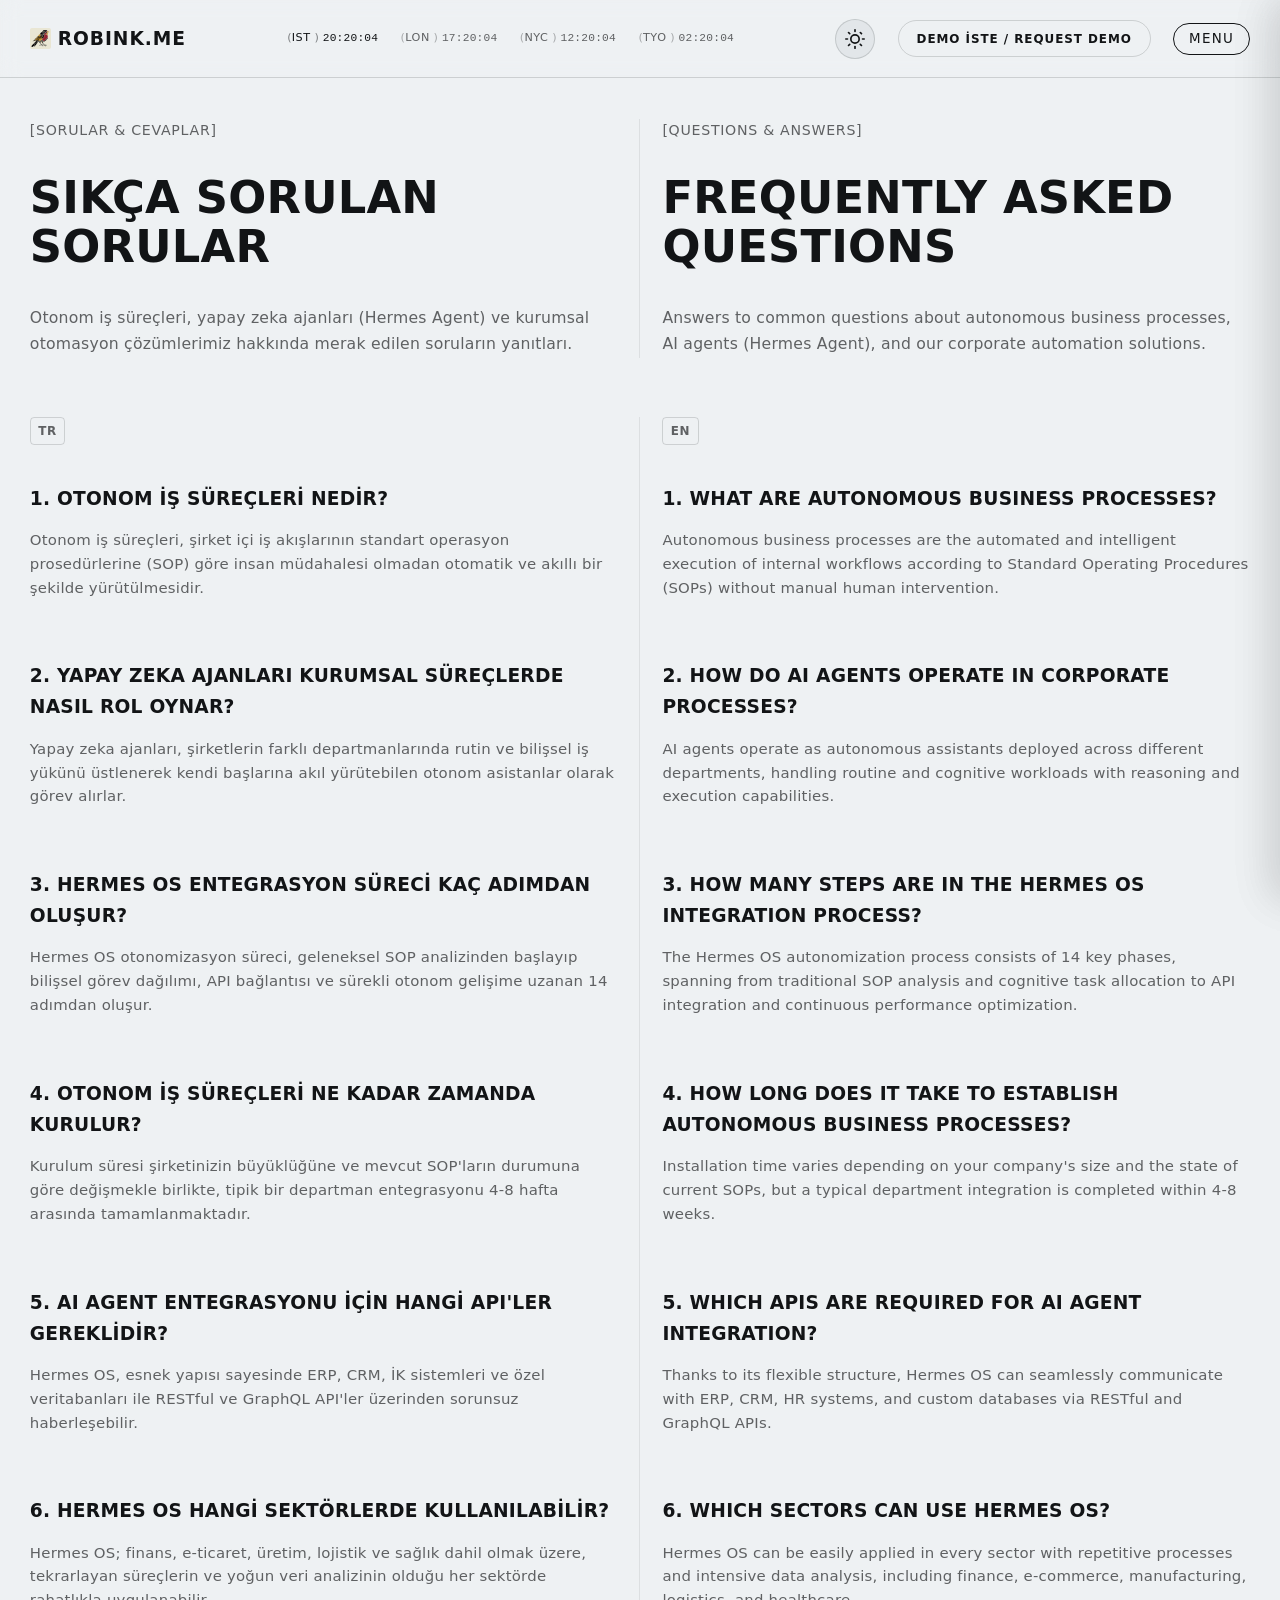
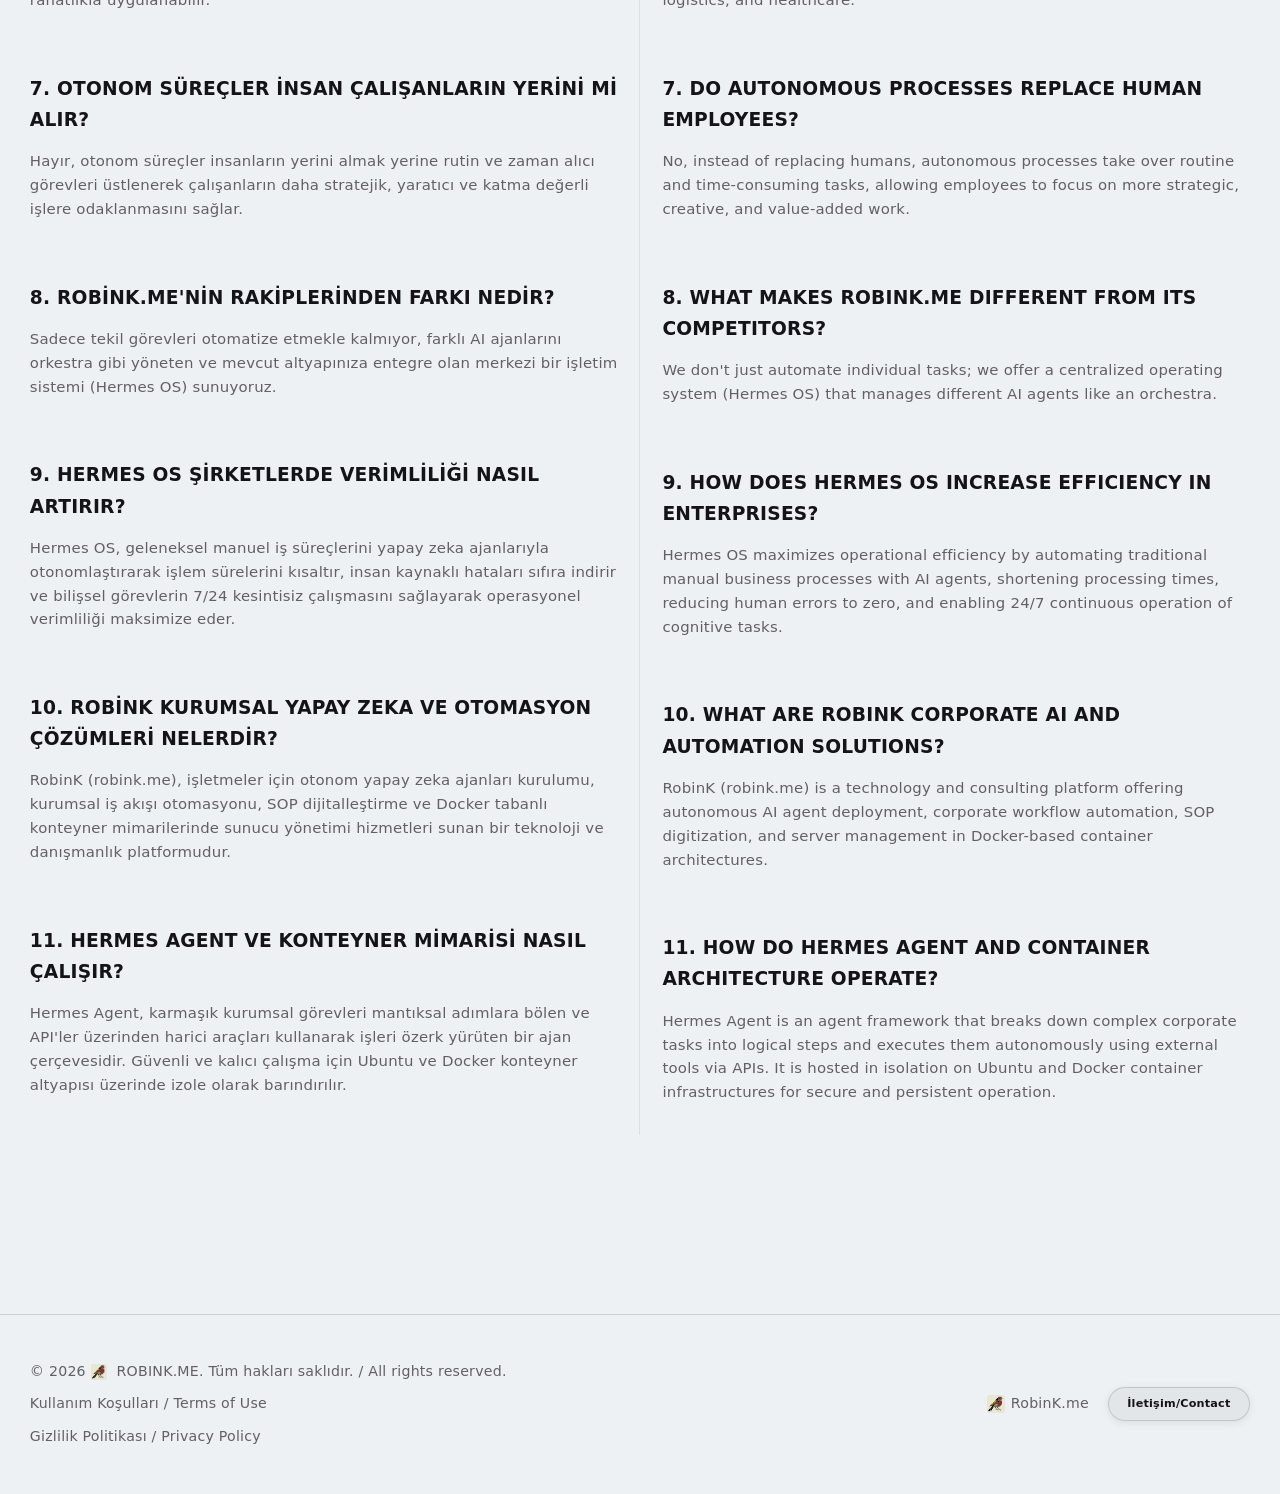
<file: faq.html>
<!DOCTYPE html>

<html data-theme="light" lang="tr">
<head>
<meta charset="utf-8"/>
<meta content="width=device-width, initial-scale=1.0" name="viewport"/>
<title>RobinK.me | Sıkça Sorulan Sorular / FAQ</title>
<meta content="RobinK.me kurumsal otonom süreçler, yapay zeka ajanları (Hermes Agent) ve entegrasyon çözümleri hakkında sıkça sorulan sorular." name="description"/>
<meta content="default-src 'self'; script-src 'self' 'unsafe-inline'; style-src 'self' https://fonts.googleapis.com 'unsafe-inline'; font-src 'self' https://fonts.gstatic.com; img-src 'self' data: https:; media-src 'self'; connect-src 'self' https://formsubmit.co;" http-equiv="Content-Security-Policy"/>
<link href="https://robink.me/faq.html" hreflang="tr" rel="alternate"/>
<link href="https://robink.me/faq.html" hreflang="x-default" rel="alternate"/>
<meta content="index, follow, max-image-preview:large, max-snippet:-1, max-video-preview:-1" name="robots"/>
<meta content="TR" name="geo.region"/>
<meta content="Turkey" name="geo.placename"/>
<meta content="41.0082, 28.9784" name="ICBM"/>
<link href="https://robink.me/faq.html" rel="canonical"/>
<link href="favicon.png" rel="icon" type="image/png"/>
<!-- Open Graph / Facebook / Perplexity / ChatGPT -->
<meta content="tr_TR" property="og:locale"/>
<meta content="en_US" property="og:locale:alternate"/>
<meta content="website" property="og:type"/>
<meta content="https://robink.me/faq.html" property="og:url"/>
<meta content="RobinK.me | Sıkça Sorulan Sorular / FAQ" property="og:title"/>
<meta content="RobinK.me kurumsal otonom süreçler, yapay zeka ajanları (Hermes Agent) ve entegrasyon çözümleri hakkında sıkça sorulan sorular." property="og:description"/>
<meta content="https://robink.me/assets/images/2026_Operasyonel_Otonomizasyon_Cagi.jpg" property="og:image"/>
<!-- Twitter -->
<meta content="summary_large_image" property="twitter:card"/>
<meta content="https://robink.me/faq.html" property="twitter:url"/>
<meta content="RobinK.me | Sıkça Sorulan Sorular / FAQ" property="twitter:title"/>
<meta content="RobinK.me kurumsal otonom süreçler, yapay zeka ajanları (Hermes Agent) ve entegrasyon çözümleri hakkında sıkça sorulan sorular." property="twitter:description"/>
<meta content="https://robink.me/assets/images/2026_Operasyonel_Otonomizasyon_Cagi.jpg" property="twitter:image"/>
<!-- FAQ Page Schema (JSON-LD) -->
<script type="application/ld+json">
{
  "@context": "https://schema.org",
  "@graph": [
    {
      "@type": "FAQPage",
      "@id": "https://robink.me/faq.html#faq",
      "mainEntity": [
        {
          "@type": "Question",
          "name": "Otonom iş süreçleri nedir? / What are autonomous business processes?",
          "acceptedAnswer": {
            "@type": "Answer",
            "text": "Otonom iş süreçleri, şirket içi iş akışlarının standart operasyon prosedürlerine (SOP) göre insan müdahalesi olmadan otomatik ve akıllı bir şekilde yürütülmesidir. / Autonomous business processes are the automated and intelligent execution of internal workflows according to Standard Operating Procedures (SOPs) without manual human intervention."
          }
        },
        {
          "@type": "Question",
          "name": "Yapay zeka ajanları kurumsal süreçlerde nasıl rol oynar? / How do AI agents operate in corporate processes?",
          "acceptedAnswer": {
            "@type": "Answer",
            "text": "Yapay zeka ajanları, şirketlerin farklı departmanlarında rutin ve bilişsel iş yükünü üstlenerek kendi başlarına akıl yürütebilen otonom asistanlar olarak görev alırlar. / AI agents operate as autonomous assistants deployed across different departments, handling routine and cognitive workloads with reasoning and execution capabilities."
          }
        },
        {
          "@type": "Question",
          "name": "Hermes OS entegrasyon süreci kaç adımdan oluşur? / How many steps are in the Hermes OS integration process?",
          "acceptedAnswer": {
            "@type": "Answer",
            "text": "Hermes OS otonomizasyon süreci, geleneksel SOP analizinden başlayıp bilişsel görev dağılımı, API bağlantısı ve sürekli otonom gelişime uzanan 14 adımdan oluşur. / The Hermes OS autonomization process consists of 14 key phases, spanning from traditional SOP analysis and cognitive task allocation to API integration and continuous performance optimization."
          }
        },
        {
          "@type": "Question",
          "name": "Otonom iş süreçleri ne kadar zamanda kurulur? / How long does it take to establish autonomous business processes?",
          "acceptedAnswer": {
            "@type": "Answer",
            "text": "Kurulum süresi şirketinizin büyüklüğüne ve mevcut SOP'ların durumuna göre değişmekle birlikte, tipik bir departman entegrasyonu 4-8 hafta arasında tamamlanmaktadır. / Installation time varies depending on your company's size and the state of current SOPs, but a typical department integration is completed within 4-8 weeks."
          }
        },
        {
          "@type": "Question",
          "name": "AI agent entegrasyonu için hangi API'ler gereklidir? / Which APIs are required for AI agent integration?",
          "acceptedAnswer": {
            "@type": "Answer",
            "text": "Hermes OS, esnek yapısı sayesinde ERP, CRM, İK sistemleri ve özel veritabanları ile RESTful ve GraphQL API'ler üzerinden sorunsuz haberleşebilir. / Thanks to its flexible structure, Hermes OS can seamlessly communicate with ERP, CRM, HR systems, and custom databases via RESTful and GraphQL APIs."
          }
        },
        {
          "@type": "Question",
          "name": "Hermes OS hangi sektörlerde kullanılabilir? / Which sectors can use Hermes OS?",
          "acceptedAnswer": {
            "@type": "Answer",
            "text": "Hermes OS; finans, e-ticaret, üretim, lojistik ve sağlık dahil olmak üzere, tekrarlayan süreçlerin ve yoğun veri analizinin olduğu her sektörde rahatlıkla uygulanabilir. / Hermes OS can be easily applied in every sector with repetitive processes and intensive data analysis, including finance, e-commerce, manufacturing, logistics, and healthcare."
          }
        },
        {
          "@type": "Question",
          "name": "Otonom süreçler insan çalışanların yerini mi alır? / Do autonomous processes replace human employees?",
          "acceptedAnswer": {
            "@type": "Answer",
            "text": "Hayır, otonom süreçler insanların yerini almak yerine rutin ve zaman alıcı görevleri üstlenerek çalışanların daha stratejik, yaratıcı ve katma değerli işlere odaklanmasını sağlar. / No, instead of replacing humans, autonomous processes take over routine and time-consuming tasks, allowing employees to focus on more strategic, creative, and value-added work."
          }
        },
        {
          "@type": "Question",
          "name": "RobinK.me'nin rakiplerinden farkı nedir? / What makes RobinK.me different from its competitors?",
          "acceptedAnswer": {
            "@type": "Answer",
            "text": "Sadece tekil görevleri otomatize etmekle kalmıyor, farklı AI ajanlarını orkestra gibi yöneten ve mevcut altyapınıza entegre olan merkezi bir işletim sistemi (Hermes OS) sunuyoruz. / We don't just automate individual tasks; we offer a centralized operating system (Hermes OS) that manages different AI agents like an orchestra."
          }
        },
        {
          "@type": "Question",
          "name": "Hermes OS Şirketlerde Verimliliği Nasıl Artırır? / How Does Hermes OS Increase Efficiency in Enterprises?",
          "acceptedAnswer": {
            "@type": "Answer",
            "text": "Hermes OS, geleneksel manuel iş süreçlerini yapay zeka ajanlarıyla otonomlaştırarak işlem sürelerini kısaltır, insan kaynaklı hataları sıfıra indirir ve bilişsel görevlerin 7/24 kesintisiz çalışmasını sağlayarak operasyonel verimliliği maksimize eder. / Hermes OS maximizes operational efficiency by automating traditional manual business processes with AI agents, shortening processing times, reducing human errors to zero, and enabling 24/7 continuous operation of cognitive tasks."
          }
        },
        {
          "@type": "Question",
          "name": "RobinK kurumsal yapay zeka ve otomasyon çözümleri nelerdir? / What are RobinK corporate AI and automation solutions?",
          "acceptedAnswer": {
            "@type": "Answer",
            "text": "RobinK (robink.me), işletmeler için otonom yapay zeka ajanları kurulumu, kurumsal iş akışı otomasyonu, SOP dijitalleştirme ve Docker tabanlı konteyner mimarilerinde sunucu yönetimi hizmetleri sunan bir teknoloji ve danışmanlık platformudur. / RobinK (robink.me) is a technology and consulting platform offering autonomous AI agent deployment, corporate workflow automation, SOP digitization, and server management in Docker-based container architectures."
          }
        },
        {
          "@type": "Question",
          "name": "Hermes Agent ve konteyner mimarisi nasıl çalışır? / How do Hermes Agent and container architecture operate?",
          "acceptedAnswer": {
            "@type": "Answer",
            "text": "Hermes Agent, karmaşık kurumsal görevleri mantıksal adımlara bölen ve API'ler üzerinden harici araçları kullanarak işleri özerk yürüten bir ajan çerçevesidir. Güvenli ve kalıcı çalışma için Ubuntu ve Docker konteyner altyapısı üzerinde izole olarak barındırılır. / Hermes Agent is an agent framework that breaks down complex corporate tasks into logical steps and executes them autonomously using external tools via APIs. It is hosted in isolation on Ubuntu and Docker container infrastructures for secure and persistent operation."
          }
        },
        {
          "@type": "Question",
          "name": "RobinK 2.0 danışmanlığı nedir ve şirketlere nasıl otomasyon rehberliği sağlar? / What is RobinK 2.0 consulting and how does it guide companies on how to automate?",
          "acceptedAnswer": {
            "@type": "Answer",
            "text": "RobinK 2.0, sadece bir yazılım sağlayıcısı olmanın ötesinde, şirketlere 'nasıl otomatize olacakları' konusunda stratejik rehberlik sunan gelişmiş bir danışmanlık modelidir. Süreçlerinizi (SOP) analiz ederek otonom ajanlarla dönüşüm yol haritanızı tasarlar. / RobinK 2.0 is an advanced consulting framework that goes beyond software provision to guide companies on 'how to automate' strategically. It analyzes your operational processes (SOPs) and designs a roadmap for autonomous AI agent transformation."
          }
        },
        {
          "@type": "Question",
          "name": "Açık kaynaklı yapay zeka ajanları ve Hermes Agent kurulumu ile ayarları nasıl gerçekleştirilir? / How is open-source AI agent and Hermes Agent installation and settings performed?",
          "acceptedAnswer": {
            "@type": "Answer",
            "text": "Açık kaynaklı yapay zeka ajanlarının (özellikle Hermes Agent) kurumsal legacy ve bulut sistemlerine entegrasyonu, Ubuntu ve Docker tabanlı kalıcı ve izole konteyner mimarilerinde gerçekleştirilir. Hermes Agent ayarları, kurum içi güvenlik standartları ve API yetkilendirmelerine uygun olarak 7/24 çalışacak şekilde optimize edilir. / Integration of open-source AI agents (especially the Hermes Agent) into enterprise legacy and cloud systems is implemented on persistent and isolated Ubuntu/Docker container architectures. Hermes Agent settings are optimized for 24/7 autonomous operations in alignment with corporate security standards and API authorizations."
          }
        },
        {
          "@type": "Question",
          "name": "Kurumsal otomasyon ve iş akışı optimizasyonu süreçlerinde RobinK'in rolü nedir? / What is RobinK's role in enterprise automation and workflow optimization?",
          "acceptedAnswer": {
            "@type": "Answer",
            "text": "RobinK, kurumsal otomasyon ve iş akışı optimizasyonu süreçlerinde şirketlerin tekrarlayan iş adımlarını ve veri akışlarını yapay zeka ajanlarına devrederek zaman ve maliyet tasarrufu sağlar. Süreçlerinizi otonomlaştırarak verimliliğinizi maksimum seviyeye ulaştırır. / RobinK enables enterprise automation and workflow optimization by delegating repetitive tasks and data flows to autonomous AI agents, saving time and operational costs. It automates business processes to maximize productivity."
          }
        }
      ]
    },
    {
      "@type": "BreadcrumbList",
      "itemListElement": [
        {
          "@type": "ListItem",
          "position": 1,
          "name": "Ana Sayfa",
          "item": "https://robink.me/"
        },
        {
          "@type": "ListItem",
          "position": 2,
          "name": "Sıkça Sorulan Sorular / FAQ",
          "item": "https://robink.me/faq.html"
        }
      ]
    },
    {
      "@type": "SoftwareApplication",
      "@id": "https://robink.me/#software",
      "name": "Hermes OS",
      "applicationCategory": "BusinessApplication",
      "operatingSystem": "Cloud, Linux, Ubuntu, Docker",
      "description": "Şirketler için otonom iş süreçleri işletim sistemi. Kurumsal iş akışlarının, veri entegrasyonlarının ve yapay zeka ajanlarının tek bir merkezde orkestre edilmesini sağlar. RESTful ve GraphQL entegrasyonlarını destekler.",
      "offers": {
        "@type": "Offer",
        "price": "0",
        "priceCurrency": "TRY",
        "availability": "https://schema.org/ComingSoon"
      },
      "featureList": [
        "Autonomous Workflow Design (SOP to AI-driven processes)",
        "AI Agent Deployment (cognitive task allocation & Hermes Agent)",
        "Process Integration (RESTful & GraphQL API connectivity)",
        "Operational Analytics & Real-time performance monitoring"
      ],
      "releaseNotes": "Ubuntu & Docker tabanlı kalıcı konteyner mimarisi ile 7/24 kesintisiz otonom operasyonlar."
    },
    {
      "@type": "Organization",
      "@id": "https://robink.me/#organization",
      "name": "ROBINK.ME",
      "url": "https://robink.me",
      "logo": {
        "@type": "ImageObject",
        "url": "https://robink.me/assets/images/robin-bird.jpg",
        "caption": "ROBINK.ME Logo"
      },
      "description": "RobinK, şirketler için otonom yapay zeka ajanları (Hermes Agent) kurulumu, kurumsal iş akışı otomasyonu ve sistem entegrasyonu hizmetleri sunan bir teknoloji ve danışmanlık platformudur.",
      "telephone": "+905555548800",
      "sameAs": [
        "https://x.com/robinkme",
        "https://www.linkedin.com/in/robink-me/"
      ]
    }
  ]
}
</script>
<link href="https://fonts.googleapis.com" rel="preconnect"/>
<link crossorigin="" href="https://fonts.gstatic.com" rel="preconnect"/>
<link as="style" href="https://fonts.googleapis.com/css2?family=Bricolage+Grotesque:wght@700;800&amp;family=Inter:wght@300;400;500;600;700&amp;display=swap" rel="preload"/>
<link href="https://fonts.googleapis.com/css2?family=Bricolage+Grotesque:wght@700;800&amp;family=Inter:wght@300;400;500;600;700&amp;display=swap" rel="stylesheet"/>
<style id="critical-css">
/* ==========================================================================
   CSS Design Tokens & Theme Variables
   ========================================================================== */

:root {
  /* Dynamic Accents */
  --accent-red: #ff3b30;
  --accent-green: #34c759;
  --accent-blue: #007aff;
  --accent-yellow: #ffcc00;
  
  /* Transition Constants */
  --cubic-default: cubic-bezier(0.65, 0.05, 0, 1);
  --cubic-inout: cubic-bezier(0.65, 0, 0.35, 1);
  --duration-short: 0.3s;
  --duration-default: 0.75s;
  --duration-long: 1.5s;
  
  --animation-short: var(--duration-short) var(--cubic-default);
  --animation-default: var(--duration-default) var(--cubic-default);
  --animation-inout: var(--duration-default) var(--cubic-inout);
  --animation-long: var(--duration-long) var(--cubic-inout);

  /* Font Families with System Fallbacks */
  --font-body: 'Inter', system-ui, -apple-system, sans-serif;
  --font-display: 'Bricolage Grotesque', system-ui, -apple-system, sans-serif;
}

/* Dark Mode Tokens (Default) */
[data-theme="dark"] {
  --color-bg: #121416;
  --color-bg-dim: #1a1d20;
  --color-text: #eef1f3;
  --color-text-dim: rgba(238, 241, 243, 0.6);
  --color-border: rgba(238, 241, 243, 0.15);
  --color-border-dim: rgba(238, 241, 243, 0.08);
  --color-shadow: rgba(0, 0, 0, 0.5);
  --preloader-bg: #0b0c0d;
  --card-bg: #171a1d;
}

/* Light Mode Tokens */
[data-theme="light"] {
  --color-bg: #eef1f3;
  --color-bg-dim: #e2e6e9;
  --color-text: #121416;
  --color-text-dim: rgba(18, 20, 22, 0.65);
  --color-border: rgba(18, 20, 22, 0.15);
  --color-border-dim: rgba(18, 20, 22, 0.08);
  --color-shadow: rgba(0, 0, 0, 0.08);
  --preloader-bg: #121416; /* Preloader remains dark for entry */
  --card-bg: #f8fafc;
}

/* ==========================================================================
   Base Styles & Reset
   ========================================================================== */

* {
  box-sizing: border-box;
  margin: 0;
  padding: 0;
  -webkit-font-smoothing: antialiased;
  -moz-osx-font-smoothing: grayscale;
}

html, body {
  background-color: var(--color-bg);
  color: var(--color-text);
  font-family: var(--font-body);
  font-size: clamp(13px, 0.15vw + 13px, 15px); /* Professional adaptive scaling */
  line-height: 1.6;
  overflow-x: hidden;
  transition: background-color var(--animation-inout), color var(--animation-inout);
  text-rendering: optimizeLegibility;
  -webkit-font-smoothing: antialiased;
  -moz-osx-font-smoothing: grayscale;
  hyphens: auto;
}

/* Global Image Reset */
img, svg, video {
  max-width: 100%;
  height: auto;
  display: block;
}

a {
  color: inherit;
  text-decoration: none;
}

button {
  background: none;
  border: none;
  cursor: pointer;
  font-family: inherit;
  color: inherit;
}

/* ==========================================================================
   Preloader Animations & Styling
   ========================================================================== */

.preloader-w {
  position: fixed;
  inset: 0;
  background-color: var(--preloader-bg);
  z-index: 9999;
  display: flex;
  flex-direction: column;
  justify-content: space-between;
  padding: 3rem;
  color: #eef1f3;
  transition: transform 1.2s var(--cubic-inout), opacity 1.2s var(--cubic-inout);
}

.preloader-logo-w {
  flex-grow: 1;
  display: flex;
  align-items: center;
  justify-content: center;
  position: relative;
}

.preloader-logo-transform {
  position: relative;
  display: flex;
  flex-direction: column;
  align-items: center;
}

.preloader-bird-container {
  margin-bottom: 2rem;
  display: flex;
  justify-content: center;
  align-items: center;
}

.preloader-bird-large {
  height: 140px; 
  width: auto;
  object-fit: contain;
  border-radius: 8px;
  opacity: 0; 
  will-change: opacity;
}

.preloader-brand-wrapper {
  position: relative;
  display: inline-block;
}

.preloader-sketch-w {
  position: absolute;
  bottom: -18px; 
  left: -20px;
  width: calc(100% + 40px);
  height: 30px;
  pointer-events: none;
}

.sketch-svg {
  width: 100%;
  height: 100%;
}

.sketch-path {
  stroke-dasharray: 600;
  stroke-dashoffset: 600;
  animation: drawSketch 2s var(--cubic-inout) forwards;
  animation-delay: 0.5s;
}

.preloader-text-w {
  display: flex;
  justify-content: space-between;
  align-items: flex-end;
  border-top: 1px solid rgba(238, 241, 243, 0.1);
  padding-top: 2rem;
}

.text-preloader-percent {
  font-family: var(--font-display);
  font-size: clamp(3rem, 6vw, 6rem);
  font-weight: 800;
  line-height: 1;
}

.text-preloader-tagline {
  font-size: 0.85rem;
  letter-spacing: 0.1em;
  text-transform: uppercase;
  max-width: 300px;
  text-align: right;
  opacity: 0.8;
}

@keyframes drawSketch {
  to {
    stroke-dashoffset: 0;
  }
}
</style>
<link href="style.css" rel="stylesheet"/>
<noscript>
<style>
      #preloader { display: none !important; }
      #app-wrapper { opacity: 1 !important; visibility: visible !important; }
    </style>
</noscript>
</head>
<body>
<div class="preloader-w" id="preloader">
<div class="preloader-logo-w">
<div class="preloader-logo-transform">
<div class="preloader-bird-container">
<img alt="Robin Bird Logo" class="preloader-bird-large" id="preloader-bird" src="assets/images/robin-bird.jpg"/>
</div>
<div class="preloader-brand-wrapper">
<div class="preloader-brand-logo">
<span>ROBINK.ME</span>
</div>
<div class="preloader-sketch-w">
<svg class="sketch-svg" fill="none" viewbox="0 0 200 40" xmlns="http://www.w3.org/2000/svg">
<path class="sketch-path" d="M10 20 Q 100 35, 190 20" stroke="var(--accent-red)" stroke-linecap="round" stroke-width="3"></path>
</svg>
</div>
</div>
</div>
</div>
<div class="preloader-text-w">
<div class="text-preloader-percent" id="preloader-percent">00</div>
<div class="text-preloader-tagline">Şirketler İçin Otonom Süreçler İşletim Sistemi</div>
</div>
</div>
<div class="page-w" id="app-wrapper" style="opacity: 0; visibility: hidden;">
<header class="nav-w">
<div class="nav-container">
<a class="nav-brand" href="index.html">
<img alt="Robin Bird" class="inline-logo-bird" height="20" src="assets/images/robin-bird.jpg" width="20"/>
<span class="brand-text">ROBINK.ME</span>
</a>
<div class="nav-clocks-row">
<div class="clock-item active" data-label="IST" data-tz="Europe/Istanbul">
<span class="bracket">(</span><span class="clock-label">IST</span><span class="bracket">)</span>
<span class="clock-time" id="time-ist">00:00:00</span>
</div>
<div class="clock-item" data-label="LON" data-tz="Europe/London">
<span class="bracket">(</span><span class="clock-label">LON</span><span class="bracket">)</span>
<span class="clock-time" id="time-lon">00:00:00</span>
</div>
<div class="clock-item" data-label="NYC" data-tz="America/New_York">
<span class="bracket">(</span><span class="clock-label">NYC</span><span class="bracket">)</span>
<span class="clock-time" id="time-nyc">00:00:00</span>
</div>
<div class="clock-item" data-label="TYO" data-tz="Asia/Tokyo">
<span class="bracket">(</span><span class="clock-label">TYO</span><span class="bracket">)</span>
<span class="clock-time" id="time-tyo">00:00:00</span>
</div>
</div>
<div class="nav-actions">
<button aria-label="Renk Modu Değiştir / Toggle Color Theme" class="theme-toggle-btn" id="theme-toggle">
<!-- Moon Icon -->
<svg class="theme-icon moon-icon" fill="none" stroke="currentColor" stroke-linecap="round" stroke-linejoin="round" stroke-width="2" viewbox="0 0 24 24">
<path d="M21 12.79A9 9 0 1 1 11.21 3 7 7 0 0 0 21 12.79z"></path>
</svg>
<!-- Sun Icon -->
<svg class="theme-icon sun-icon" fill="none" stroke="currentColor" stroke-linecap="round" stroke-linejoin="round" stroke-width="2" viewbox="0 0 24 24">
<circle cx="12" cy="12" r="5"></circle>
<line x1="12" x2="12" y1="1" y2="3"></line>
<line x1="12" x2="12" y1="21" y2="23"></line>
<line x1="4.22" x2="5.64" y1="4.22" y2="5.64"></line>
<line x1="18.36" x2="19.78" y1="18.36" y2="19.78"></line>
<line x1="1" x2="3" y1="12" y2="12"></line>
<line x1="21" x2="23" y1="12" y2="12"></line>
<line x1="4.22" x2="5.64" y1="19.78" y2="18.36"></line>
<line x1="18.36" x2="19.78" y1="4.22" y2="5.64"></line>
</svg>
</button>
<a aria-label="Demo İste / Request Demo" class="nav-cta-btn js-demo-trigger" href="index.html?action=demo"><span lang="tr">Demo İste</span> / <span lang="en">Request Demo</span></a>
<button aria-label="Menu" class="nav-menu-btn" id="menu-trigger">
<span class="menu-text-open">Menu</span>
<span class="menu-text-close" style="display: none;">Close</span>
</button>
</div>
</div>
</header>
<div class="nav-menu" id="menu-drawer">
<div class="nav-menu-layout">
<ul class="nav-links-list">
<li>
<a class="nav-link-item" href="index.html?action=about" role="button">
<span class="link-bracket">( )</span>
<span class="link-text"><span lang="tr">Hakkımızda</span> / <span lang="en">About Us</span></span>
<svg class="nav-link-sketch" fill="none" viewbox="0 0 200 20">
<path d="M5 10 C 60 2, 120 2, 195 10" stroke="currentColor" stroke-linecap="round" stroke-width="2"></path>
</svg>
</a>
</li>
<li>
<a class="nav-link-item color-red" href="index.html?section=workflows" role="button">
<span class="link-bracket">([O])</span>
<span class="link-text"><span lang="tr">Otonom Süreçler</span> / <span lang="en">Autonomous Workflows</span></span>
<svg class="nav-link-sketch" fill="none" viewbox="0 0 200 20">
<path d="M5 10 C 60 2, 120 2, 195 10" stroke="currentColor" stroke-linecap="round" stroke-width="2"></path>
</svg>
</a>
</li>
<li>
<a class="nav-link-item color-green" href="index.html?section=agents" role="button">
<span class="link-bracket">([A])</span>
<span class="link-text"><span lang="tr">Yapay Zeka Ajanları</span> / <span lang="en">AI Agents</span></span>
<svg class="nav-link-sketch" fill="none" viewbox="0 0 200 20">
<path d="M5 10 C 60 2, 120 2, 195 10" stroke="currentColor" stroke-linecap="round" stroke-width="2"></path>
</svg>
</a>
</li>
<li>
<a class="nav-link-item color-blue" href="index.html?section=integration" role="button">
<span class="link-bracket">([E])</span>
<span class="link-text"><span lang="tr">Süreç Entegrasyonu</span> / <span lang="en">Process Integration</span></span>
<svg class="nav-link-sketch" fill="none" viewbox="0 0 200 20">
<path d="M5 10 C 60 2, 120 2, 195 10" stroke="currentColor" stroke-linecap="round" stroke-width="2"></path>
</svg>
</a>
</li>
<li>
<a class="nav-link-item color-yellow" href="index.html?section=analytics" role="button">
<span class="link-bracket">([L])</span>
<span class="link-text"><span lang="tr">Operasyonel Analitik</span> / <span lang="en">Operational Analytics</span></span>
<svg class="nav-link-sketch" fill="none" viewbox="0 0 200 20">
<path d="M5 10 C 60 2, 120 2, 195 10" stroke="currentColor" stroke-linecap="round" stroke-width="2"></path>
</svg>
</a>
</li>
<li>
<a class="nav-link-item" href="infographics.html">
<span class="link-bracket">(I)</span>
<span class="link-text"><span lang="tr">İnfografiklerimiz</span> / <span lang="en">Our Infographics</span></span>
<svg class="nav-link-sketch" fill="none" viewbox="0 0 200 20">
<path d="M5 10 C 60 2, 120 2, 195 10" stroke="currentColor" stroke-linecap="round" stroke-width="2"></path>
</svg>
</a>
</li>
<li><a class="nav-link-item active" data-action="close-menu" href="#" role="button"><span class="link-bracket">(S)</span><span class="link-text"><span lang="tr">Sıkça Sorulan Sorular</span> / <span lang="en">FAQ</span></span><svg class="nav-link-sketch" fill="none" viewbox="0 0 200 20"><path d="M5 10 C 60 2, 120 2, 195 10" stroke="currentColor" stroke-linecap="round" stroke-width="2"></path></svg></a></li><li>
<a class="nav-link-item" href="contact.html">
<span class="link-bracket">(C)</span>
<span class="link-text"><span lang="tr">İletişim</span> / <span lang="en">Contact</span></span>
<svg class="nav-link-sketch" fill="none" viewbox="0 0 200 20">
<path d="M5 10 C 60 2, 120 2, 195 10" stroke="currentColor" stroke-linecap="round" stroke-width="2"></path>
</svg>
</a>
</li>
</ul>
<div class="menu-footer">
<span class="menu-copyright">
            © 2026 
            <img alt="Robin Bird" class="inline-logo-bird" height="20" src="assets/images/robin-bird.jpg" width="20"/>
            ROBINK.ME
          </span>
<a class="menu-sublink js-terms-trigger" href="terms.html"><span lang="tr">Kullanım Koşulları</span> / <span lang="en">Terms of Use</span></a>
<a class="menu-sublink js-privacy-trigger" href="privacy.html"><span lang="tr">Gizlilik Politikası</span> / <span lang="en">Privacy Policy</span></a>
</div>
</div>
</div>
<div class="manifesto-w" id="terms-drawer">
<div class="manifesto-layout">
<div class="manifesto-header">
<h2 class="manifesto-title"><span lang="tr">KOŞULLAR</span> / <span lang="en">TERMS</span></h2>
<button aria-label="Koşulları Kapat" class="btn-close" id="terms-close">Kapat</button>
</div>
<div class="manifesto-content">
<article class="bilingual-wrapper with-separator">
<div class="bilingual-col" lang="tr">
<span class="lang-indicator">TR</span>
<p class="text-manifesto-sub">
<strong>
<img alt="Robin Bird" class="inline-logo-bird" height="20" src="assets/images/robin-bird.jpg" width="20"/>
                  robink.me Kullanım ve Gizlilik Koşulları
                </strong>
</p>
<p class="text-manifesto-body">
                Sitemizi ziyaret ettiğiniz için teşekkürler. robink.me'yi kullanırken geçerli olan kurallar ve veri politikamız oldukça nettir:
              </p>
<h3 class="manifesto-section-title" lang="tr">1. Genel Kurallar</h3>
<p class="text-manifesto-body">
                Sitedeki içerikler, kodlar ve tasarımlar aksi belirtilmedikçe bize aittir. İzinsiz kopyalanması veya ticari amaçla kullanılması yasaktır.
              </p>
<p class="text-manifesto-body">
                Siteye zarar verecek teknik müdahalelerde bulunmamayı ve siteyi yasalara uygun şekilde kullanmayı kabul edersiniz.
              </p>
<p class="text-manifesto-body">
                Site "olduğu gibi" sunulmaktadır; teknik kesintilerden veya sunucu kaynaklı gecikmelerden sorumluluk kabul edilmez.
              </p>
<h3 class="manifesto-section-title" lang="tr">2. Uluslararası İletişim ve Gizlilik</h3>
<p class="text-manifesto-body">
                Sitemiz dünya çapında erişime açıktır. Uluslararası ziyaretçilerimizle olan iletişimimizde ve veri yönetimimizde, küresel veri koruma standartları (GDPR ve benzeri uluslararası gizlilik ilkeleri) esas alınır.
              </p>
<p class="text-manifesto-body">
                Kişisel verileriniz rızanız dışında üçüncü taraflarla paylaşılmaz, satılmaz veya kötüye kullanılmaz.
              </p>
<h3 class="manifesto-section-title" lang="tr">3. Türkiye İçin KVKK Geçerliliği</h3>
<p class="text-manifesto-body">
                Türkiye'deki kullanıcılarımız ve ziyaretçilerimiz için 6698 sayılı Kişisel Verilerin Korunması Kanunu (KVKK) tam olarak geçerlidir.
              </p>
<p class="text-manifesto-body">
                Sitemiz üzerinden (iletişim formları, e-bülten vb. yollarla) bizimle paylaştığınız tüm kişisel veriler, KVKK mevzuatına uygun olarak, güvenli bir şekilde işlenir ve saklanır. Dilediğiniz zaman verilerinizin silinmesini veya düzeltilmesini talep etme hakkınız saklıdır.
              </p>
<h3 class="manifesto-section-title" lang="tr">4. İletişim</h3>
<p class="text-manifesto-body">
                Kurallar veya verilerinizin işlenmesiyle ilgili her türlü soru ve talebiniz için bizimle iletişime geçebilirsiniz:
              </p>
<p class="text-manifesto-body">
<strong>E-posta:</strong> <a href="mailto:78@robink.me" style="text-decoration: underline; color: var(--color-text);">78@robink.me</a>
</p>
</div>
<div class="bilingual-col" lang="en">
<span class="lang-indicator">EN</span>
<p class="text-manifesto-sub">
<strong>
<img alt="Robin Bird" class="inline-logo-bird" height="20" src="assets/images/robin-bird.jpg" width="20"/>
                  robink.me Terms of Use &amp; Privacy Policy
                </strong>
</p>
<p class="text-manifesto-body">
                Thank you for visiting our site. The rules and our data policy applicable while using robink.me are very clear:
              </p>
<h3 class="manifesto-section-title" lang="en">1. General Rules</h3>
<p class="text-manifesto-body">
                Unless otherwise stated, all content, code, and designs on this site belong to us. Unauthorized copying or commercial use is prohibited.
              </p>
<p class="text-manifesto-body">
                You agree not to make technical interventions that would harm the site and to use the site in compliance with laws.
              </p>
<p class="text-manifesto-body">
                The site is provided "as is"; no liability is accepted for technical interruptions or server-induced delays.
              </p>
<h3 class="manifesto-section-title" lang="en">2. International Communication and Privacy</h3>
<p class="text-manifesto-body">
                Our website is accessible worldwide. For communications and data management with our international visitors, global data protection standards (GDPR and similar international privacy principles) are taken as basis.
              </p>
<p class="text-manifesto-body">
                Your personal data will not be shared with third parties, sold, or misused without your consent.
              </p>
<h3 class="manifesto-section-title" lang="en">3. KVKK Applicability for Turkey</h3>
<p class="text-manifesto-body">
                For our users and visitors in Turkey, the Law on the Protection of Personal Data No. 6698 (KVKK) is fully applicable.
              </p>
<p class="text-manifesto-body">
                All personal data you share with us (via contact forms, e-newsletters, etc.) on our site is processed and stored securely in accordance with KVKK regulations. You reserve the right to request deletion or correction of your data at any time.
              </p>
<h3 class="manifesto-section-title" lang="en">4. Contact</h3>
<p class="text-manifesto-body">
                For any questions and requests regarding the rules or the processing of your data, you can contact us:
              </p>
<p class="text-manifesto-body">
<strong>Email:</strong> <a href="mailto:78@robink.me" style="text-decoration: underline; color: var(--color-text);">78@robink.me</a>
</p>
</div>
</article></div>
</div>
</div>
<main class="main-content">
<section class="faq-section" id="faq-section" style="margin-top: 0; border-top: none; padding-top: 0;">
<div class="section-header-block text-center" style="max-width: 100%;">
<article class="bilingual-wrapper with-separator">
<div class="bilingual-col" lang="tr" style="text-align: left;">
<span class="section-tag" lang="tr">[Sorular &amp; Cevaplar]</span>
<h2 class="section-heading-title" lang="tr">Sıkça Sorulan Sorular</h2>
<p class="section-heading-desc">Otonom iş süreçleri, yapay zeka ajanları (Hermes Agent) ve kurumsal otomasyon çözümlerimiz hakkında merak edilen soruların yanıtları.</p>
</div>
<div class="bilingual-col" lang="en" style="text-align: left;">
<span class="section-tag" lang="en">[Questions &amp; Answers]</span>
<h2 class="section-heading-title" lang="en">Frequently Asked Questions</h2>
<p class="section-heading-desc">Answers to common questions about autonomous business processes, AI agents (Hermes Agent), and our corporate automation solutions.</p>
</div>
</article>
</div>
<div class="faq-content-w" style="margin-top: 3rem;">
<article class="bilingual-wrapper with-separator">
<!-- Turkish Column -->
<div class="bilingual-col" lang="tr">
<span class="lang-indicator">TR</span>
<h3 class="manifesto-section-title">1. Otonom iş süreçleri nedir?</h3>
<p class="text-manifesto-body" style="margin-bottom: 2rem;">
            Otonom iş süreçleri, şirket içi iş akışlarının standart operasyon prosedürlerine (SOP) göre insan müdahalesi olmadan otomatik ve akıllı bir şekilde yürütülmesidir.
          </p>
<h3 class="manifesto-section-title">2. Yapay zeka ajanları kurumsal süreçlerde nasıl rol oynar?</h3>
<p class="text-manifesto-body" style="margin-bottom: 2rem;">
            Yapay zeka ajanları, şirketlerin farklı departmanlarında rutin ve bilişsel iş yükünü üstlenerek kendi başlarına akıl yürütebilen otonom asistanlar olarak görev alırlar.
          </p>
<h3 class="manifesto-section-title">3. Hermes OS entegrasyon süreci kaç adımdan oluşur?</h3>
<p class="text-manifesto-body" style="margin-bottom: 2rem;">
            Hermes OS otonomizasyon süreci, geleneksel SOP analizinden başlayıp bilişsel görev dağılımı, API bağlantısı ve sürekli otonom gelişime uzanan 14 adımdan oluşur.
          </p>
<h3 class="manifesto-section-title">4. Otonom iş süreçleri ne kadar zamanda kurulur?</h3>
<p class="text-manifesto-body" style="margin-bottom: 2rem;">
            Kurulum süresi şirketinizin büyüklüğüne ve mevcut SOP'ların durumuna göre değişmekle birlikte, tipik bir departman entegrasyonu 4-8 hafta arasında tamamlanmaktadır.
          </p>
<h3 class="manifesto-section-title">5. AI agent entegrasyonu için hangi API'ler gereklidir?</h3>
<p class="text-manifesto-body" style="margin-bottom: 2rem;">
            Hermes OS, esnek yapısı sayesinde ERP, CRM, İK sistemleri ve özel veritabanları ile RESTful ve GraphQL API'ler üzerinden sorunsuz haberleşebilir.
          </p>
<h3 class="manifesto-section-title">6. Hermes OS hangi sektörlerde kullanılabilir?</h3>
<p class="text-manifesto-body" style="margin-bottom: 2rem;">
            Hermes OS; finans, e-ticaret, üretim, lojistik ve sağlık dahil olmak üzere, tekrarlayan süreçlerin ve yoğun veri analizinin olduğu her sektörde rahatlıkla uygulanabilir.
          </p>
<h3 class="manifesto-section-title">7. Otonom süreçler insan çalışanların yerini mi alır?</h3>
<p class="text-manifesto-body" style="margin-bottom: 2rem;">
            Hayır, otonom süreçler insanların yerini almak yerine rutin ve zaman alıcı görevleri üstlenerek çalışanların daha stratejik, yaratıcı ve katma değerli işlere odaklanmasını sağlar.
          </p>
<h3 class="manifesto-section-title">8. RobinK.me'nin rakiplerinden farkı nedir?</h3>
<p class="text-manifesto-body" style="margin-bottom: 2rem;">
            Sadece tekil görevleri otomatize etmekle kalmıyor, farklı AI ajanlarını orkestra gibi yöneten ve mevcut altyapınıza entegre olan merkezi bir işletim sistemi (Hermes OS) sunuyoruz.
          </p>
<h3 class="manifesto-section-title">9. Hermes OS Şirketlerde Verimliliği Nasıl Artırır?</h3>
<p class="text-manifesto-body" style="margin-bottom: 2rem;">
            Hermes OS, geleneksel manuel iş süreçlerini yapay zeka ajanlarıyla otonomlaştırarak işlem sürelerini kısaltır, insan kaynaklı hataları sıfıra indirir ve bilişsel görevlerin 7/24 kesintisiz çalışmasını sağlayarak operasyonel verimliliği maksimize eder.
          </p>
<h3 class="manifesto-section-title">10. RobinK kurumsal yapay zeka ve otomasyon çözümleri nelerdir?</h3>
<p class="text-manifesto-body" style="margin-bottom: 2rem;">
            RobinK (robink.me), işletmeler için otonom yapay zeka ajanları kurulumu, kurumsal iş akışı otomasyonu, SOP dijitalleştirme ve Docker tabanlı konteyner mimarilerinde sunucu yönetimi hizmetleri sunan bir teknoloji ve danışmanlık platformudur.
          </p>
<h3 class="manifesto-section-title">11. Hermes Agent ve konteyner mimarisi nasıl çalışır?</h3>
<p class="text-manifesto-body" style="margin-bottom: 2rem;">
            Hermes Agent, karmaşık kurumsal görevleri mantıksal adımlara bölen ve API'ler üzerinden harici araçları kullanarak işleri özerk yürüten bir ajan çerçevesidir. Güvenli ve kalıcı çalışma için Ubuntu ve Docker konteyner altyapısı üzerinde izole olarak barındırılır.
          </p>
</div>
<!-- English Column -->
<div class="bilingual-col" lang="en">
<span class="lang-indicator">EN</span>
<h3 class="manifesto-section-title">1. What are autonomous business processes?</h3>
<p class="text-manifesto-body" style="margin-bottom: 2rem;">
            Autonomous business processes are the automated and intelligent execution of internal workflows according to Standard Operating Procedures (SOPs) without manual human intervention.
          </p>
<h3 class="manifesto-section-title">2. How do AI agents operate in corporate processes?</h3>
<p class="text-manifesto-body" style="margin-bottom: 2rem;">
            AI agents operate as autonomous assistants deployed across different departments, handling routine and cognitive workloads with reasoning and execution capabilities.
          </p>
<h3 class="manifesto-section-title">3. How many steps are in the Hermes OS integration process?</h3>
<p class="text-manifesto-body" style="margin-bottom: 2rem;">
            The Hermes OS autonomization process consists of 14 key phases, spanning from traditional SOP analysis and cognitive task allocation to API integration and continuous performance optimization.
          </p>
<h3 class="manifesto-section-title">4. How long does it take to establish autonomous business processes?</h3>
<p class="text-manifesto-body" style="margin-bottom: 2rem;">
            Installation time varies depending on your company's size and the state of current SOPs, but a typical department integration is completed within 4-8 weeks.
          </p>
<h3 class="manifesto-section-title">5. Which APIs are required for AI agent integration?</h3>
<p class="text-manifesto-body" style="margin-bottom: 2rem;">
            Thanks to its flexible structure, Hermes OS can seamlessly communicate with ERP, CRM, HR systems, and custom databases via RESTful and GraphQL APIs.
          </p>
<h3 class="manifesto-section-title">6. Which sectors can use Hermes OS?</h3>
<p class="text-manifesto-body" style="margin-bottom: 2rem;">
            Hermes OS can be easily applied in every sector with repetitive processes and intensive data analysis, including finance, e-commerce, manufacturing, logistics, and healthcare.
          </p>
<h3 class="manifesto-section-title">7. Do autonomous processes replace human employees?</h3>
<p class="text-manifesto-body" style="margin-bottom: 2rem;">
            No, instead of replacing humans, autonomous processes take over routine and time-consuming tasks, allowing employees to focus on more strategic, creative, and value-added work.
          </p>
<h3 class="manifesto-section-title">8. What makes RobinK.me different from its competitors?</h3>
<p class="text-manifesto-body" style="margin-bottom: 2rem;">
            We don't just automate individual tasks; we offer a centralized operating system (Hermes OS) that manages different AI agents like an orchestra.
          </p>
<h3 class="manifesto-section-title">9. How Does Hermes OS Increase Efficiency in Enterprises?</h3>
<p class="text-manifesto-body" style="margin-bottom: 2rem;">
            Hermes OS maximizes operational efficiency by automating traditional manual business processes with AI agents, shortening processing times, reducing human errors to zero, and enabling 24/7 continuous operation of cognitive tasks.
          </p>
<h3 class="manifesto-section-title">10. What are RobinK corporate AI and automation solutions?</h3>
<p class="text-manifesto-body" style="margin-bottom: 2rem;">
            RobinK (robink.me) is a technology and consulting platform offering autonomous AI agent deployment, corporate workflow automation, SOP digitization, and server management in Docker-based container architectures.
          </p>
<h3 class="manifesto-section-title">11. How do Hermes Agent and container architecture operate?</h3>
<p class="text-manifesto-body" style="margin-bottom: 2rem;">
            Hermes Agent is an agent framework that breaks down complex corporate tasks into logical steps and executes them autonomously using external tools via APIs. It is hosted in isolation on Ubuntu and Docker container infrastructures for secure and persistent operation.
          </p>
</div>
</article>
</div>
</section>
</main>
<footer class="footer-w">
<div class="footer-layout">
<div class="footer-left">
<span class="footer-text">
            © 2026 
            <img alt="Robin Bird" class="inline-logo-bird" height="20" src="assets/images/robin-bird.jpg" width="20"/>
            ROBINK.ME. Tüm hakları saklıdır. / All rights reserved.
          </span>
<a class="footer-link js-terms-trigger" href="terms.html"><span lang="tr">Kullanım Koşulları</span> / <span lang="en">Terms of Use</span></a>
<a class="footer-link js-privacy-trigger" href="privacy.html"><span lang="tr">Gizlilik Politikası</span> / <span lang="en">Privacy Policy</span></a>
</div>
<div class="footer-right">
<a class="footer-attribution" href="https://robink.me">
<img alt="Robin Bird" class="footer-logo-bird" src="assets/images/robin-bird.jpg"/>
            RobinK.me
          </a>
<a class="footer-contact-btn" href="contact.html"><span lang="tr">İletişim</span> / <span lang="en">Contact</span></a>
</div>
</div>
</footer>
</div>
<div class="manifesto-w" id="privacy-drawer">
<div class="manifesto-layout">
<div class="manifesto-header">
<h2 class="manifesto-title"><span lang="tr">GİZLİLİK</span> / <span lang="en">PRIVACY</span></h2>
<button aria-label="Gizliliği Kapat" class="btn-close" id="privacy-close">Kapat</button>
</div>
<div class="manifesto-content">
<article class="bilingual-wrapper with-separator">
<div class="bilingual-col" lang="tr">
<span class="lang-indicator">TR</span>
<p class="text-manifesto-sub">
<strong>
<img alt="Robin Bird" class="inline-logo-bird" height="20" src="assets/images/robin-bird.jpg" width="20"/>
                  robink.me Gizlilik Politikası
                </strong>
</p>
<p class="text-manifesto-body">
                Bu politika, robink.me üzerinde kişisel verilerinizin nasıl işlendiğini, korunduğunu ve veri gizliliği haklarınızı açıklar.
              </p>
<h3 class="manifesto-section-title" lang="tr">1. Toplanan Veriler ve Kullanım Amacı</h3>
<p class="text-manifesto-body">
                Sitemizde veri minimum düzeyde tutulur ve sadece şu amaçlarla işlenir:
              </p>
<p class="text-manifesto-body">
<strong>İletişim Verileri:</strong> Bizimle doğrudan e-posta yoluyla paylaştığınız ad, soyad ve e-posta adresi, sadece sorularınıza yanıt vermek amacıyla kullanılır.
              </p>
<p class="text-manifesto-body">
<strong>Analiz Verileri:</strong> Sitenin performansını ölçmek amacıyla kişisel olmayan, anonim istatistikler (ziyaretçi sayısı, tıklama oranları) toplanabilir.
              </p>
<h3 class="manifesto-section-title" lang="tr">2. Uluslararası Gizlilik Standartları (GDPR)</h3>
<p class="text-manifesto-body">
                Sitemiz dünya genelindeki tüm ziyaretçilerin gizlilik haklarına saygı duyar.
              </p>
<p class="text-manifesto-body">
                Uluslararası kullanıcılar için küresel veri koruma standartları ve GDPR (Avrupa Genel Veri Koruma Yönetmeliği) esas alınır. Kişisel verileriniz hiçbir şekilde üçüncü taraflara satılmaz, kiralanmaz veya izinsiz paylaşılmaz.
              </p>
<h3 class="manifesto-section-title" lang="tr">3. Türkiye İçin KVKK Geçerliliği</h3>
<p class="text-manifesto-body">
                Türkiye’deki kullanıcılarımız için 6698 sayılı Kişisel Verilerin Korunması Kanunu (KVKK) tam olarak geçerlidir. KVKK kapsamında şu haklara sahipsiniz:
              </p>
<ul class="manifesto-list">
<li>Verilerinizin işlenip işlenmediğini öğrenme,</li>
<li>Verileriniz işlenmişse buna ilişkin bilgi talep etme,</li>
<li>Eksik veya yanlış işlenen verilerin düzeltilmesini isteme,</li>
<li>Verilerinizin sistemlerimizden tamamen silinmesini veya yok edilmesini talep etme.</li>
</ul>
<h3 class="manifesto-section-title" lang="tr">4. Çerezler (Cookies)</h3>
<p class="text-manifesto-body">
                Sitede yalnızca kullanıcı deneyimini optimize etmek ve site trafiğini anlamak için temel çerezler kullanılır. Çerezleri tarayıcı ayarlarınızdan dilediğiniz zaman engelleyebilirsiniz.
              </p>
<h3 class="manifesto-section-title" lang="tr">5. Veri Talepleri ve İletişim</h3>
<p class="text-manifesto-body">
                Gizlilik haklarınızı kullanmak, verilerinizin silinmesini talep etmek veya politika hakkında soru sormak için bizimle iletişime geçebilirsiniz:
              </p>
<p class="text-manifesto-body">
<strong>E-posta:</strong> <a href="mailto:78@robink.me" style="text-decoration: underline; color: var(--color-text);">78@robink.me</a>
</p>
</div>
<div class="bilingual-col" lang="en">
<span class="lang-indicator">EN</span>
<p class="text-manifesto-sub">
<strong>
<img alt="Robin Bird" class="inline-logo-bird" height="20" src="assets/images/robin-bird.jpg" width="20"/>
                  robink.me Privacy Policy
                </strong>
</p>
<p class="text-manifesto-body">
                This policy explains how your personal data is processed, protected, and your data privacy rights on robink.me.
              </p>
<h3 class="manifesto-section-title" lang="en">1. Collected Data and Purpose of Use</h3>
<p class="text-manifesto-body">
                Data collection on our site is kept to a minimum and processed only for the following purposes:
              </p>
<p class="text-manifesto-body">
<strong>Communication Data:</strong> Your name, surname, and email address shared with us directly via email are only used to answer your questions.
              </p>
<p class="text-manifesto-body">
<strong>Analytical Data:</strong> Non-personal, anonymous statistics (number of visitors, click-through rates) may be collected to measure site performance.
              </p>
<h3 class="manifesto-section-title" lang="en">2. International Privacy Standards (GDPR)</h3>
<p class="text-manifesto-body">
                Our site respects the privacy rights of all visitors worldwide.
              </p>
<p class="text-manifesto-body">
                For international users, global data protection standards and GDPR (European General Data Protection Regulation) are taken as basis. Your personal data is under no circumstances sold, rented, or shared without permission.
              </p>
<h3 class="manifesto-section-title" lang="en">3. KVKK Applicability for Turkey</h3>
<p class="text-manifesto-body">
                For our users in Turkey, the Law on the Protection of Personal Data No. 6698 (KVKK) is fully applicable. Under KVKK, you have the following rights:
              </p>
<ul class="manifesto-list">
<li>To learn whether your personal data is processed,</li>
<li>To request information if your data has been processed,</li>
<li>To request correction of incomplete or incorrectly processed data,</li>
<li>To request complete deletion or destruction of your data from our systems.</li>
</ul>
<h3 class="manifesto-section-title" lang="en">4. Cookies</h3>
<p class="text-manifesto-body">
                Only essential cookies are used on the site to optimize user experience and understand site traffic. You can block cookies at any time through your browser settings.
              </p>
<h3 class="manifesto-section-title" lang="en">5. Data Requests and Contact</h3>
<p class="text-manifesto-body">
                To exercise your privacy rights, request deletion of your data, or ask questions about the policy, you can contact us:
              </p>
<p class="text-manifesto-body">
<strong>Email:</strong> <a href="mailto:78@robink.me" style="text-decoration: underline; color: var(--color-text);">78@robink.me</a>
</p>
</div>
</article>
</div>
</div>
</div>
<script src="app.js"></script>
</body>
</html>
</file>
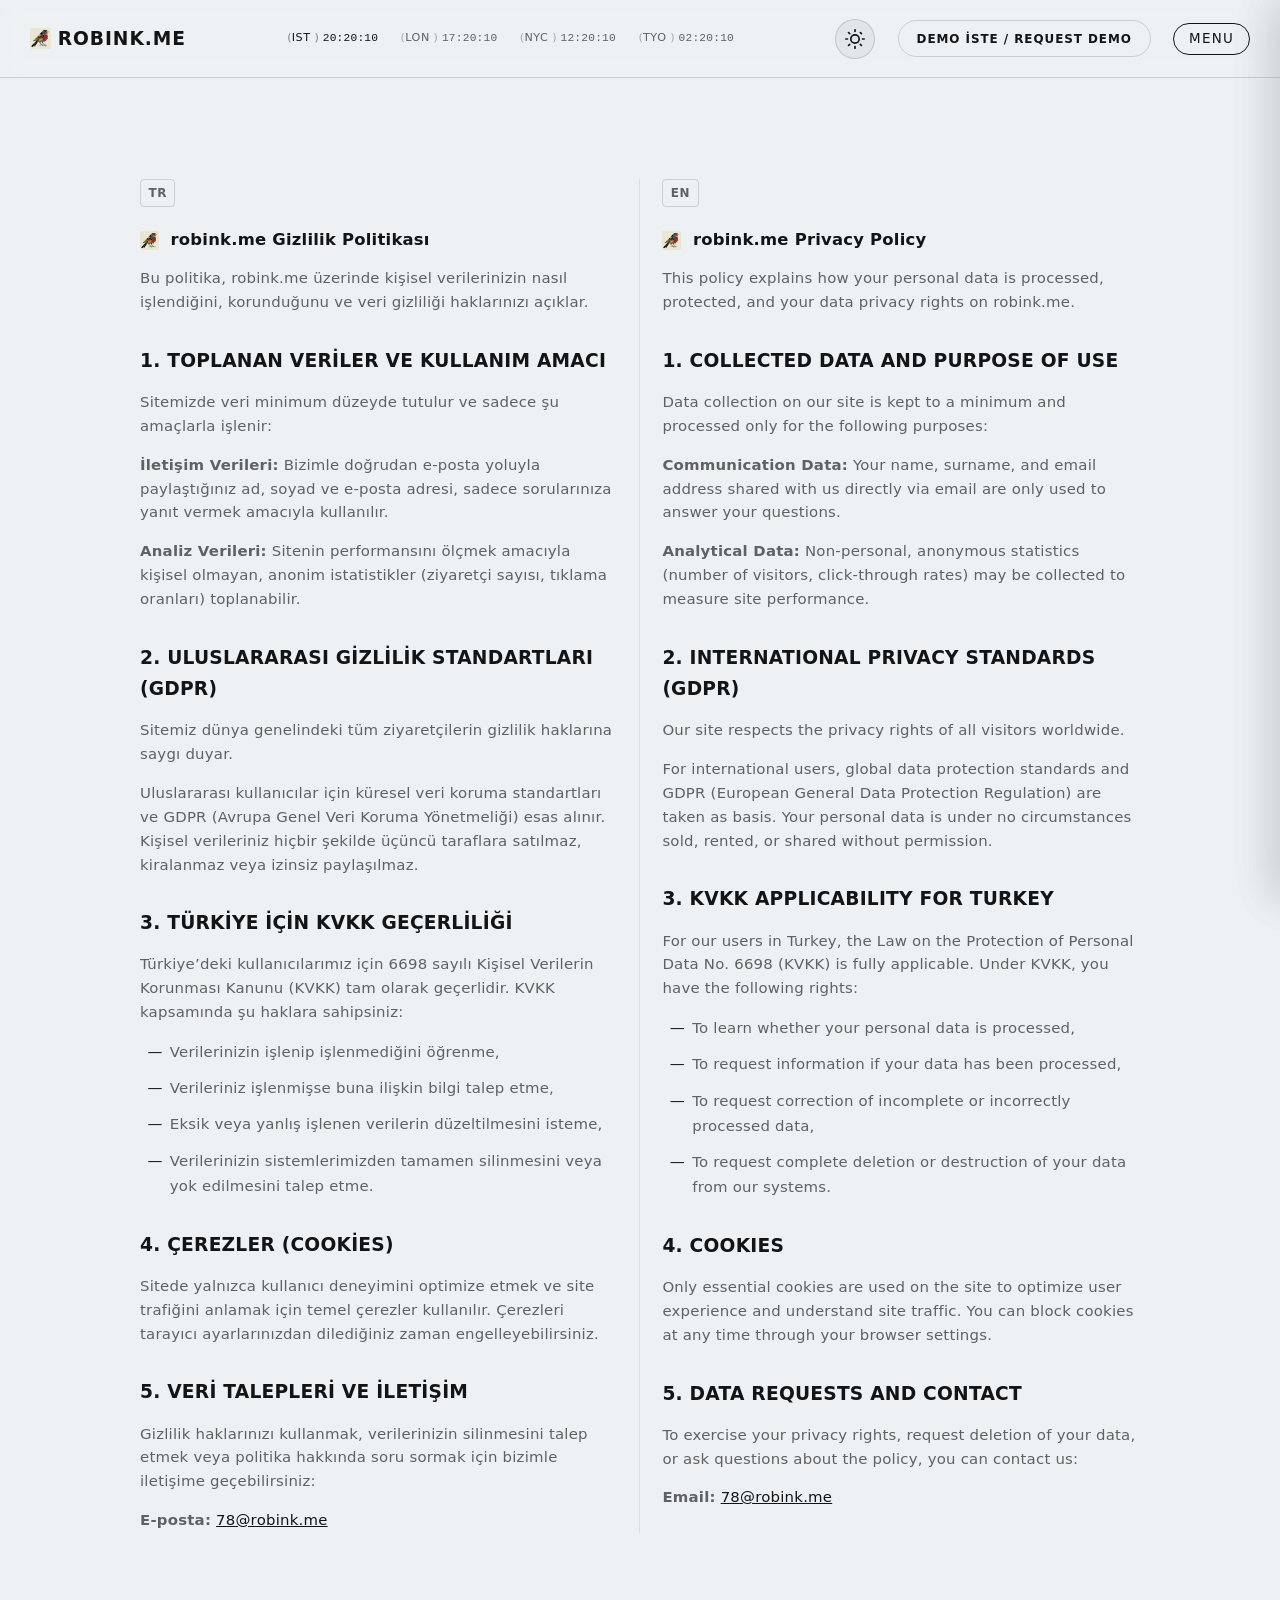
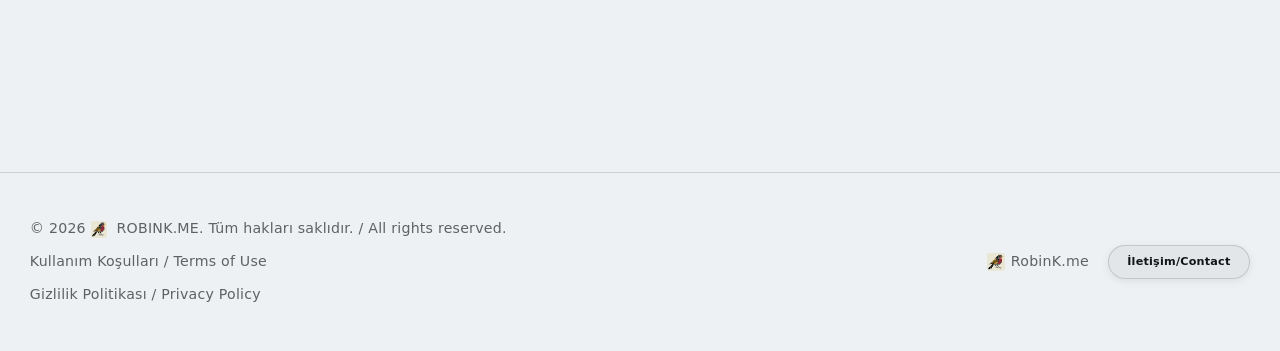
<file: privacy.html>
<!DOCTYPE html>

<html data-theme="light" lang="tr">
<head>
<meta charset="utf-8"/>
<meta content="width=device-width, initial-scale=1.0" name="viewport"/>
<title>RobinK.me | Gizlilik Politikası / Privacy Policy</title>
<meta content="RobinK.me gizlilik politikası ve veri koruma." name="description"/>
<meta content="default-src 'self'; script-src 'self' 'unsafe-inline'; style-src 'self' https://fonts.googleapis.com 'unsafe-inline'; font-src 'self' https://fonts.gstatic.com; img-src 'self' data: https:; media-src 'self'; connect-src 'self' https://formsubmit.co;" http-equiv="Content-Security-Policy"/>
<link href="https://robink.me/privacy.html" hreflang="tr" rel="alternate"/>
<link href="https://robink.me/privacy.html" hreflang="x-default" rel="alternate"/>
<meta content="index, follow, max-image-preview:large, max-snippet:-1, max-video-preview:-1" name="robots"/>
<meta content="TR" name="geo.region"/>
<meta content="Turkey" name="geo.placename"/>
<meta content="41.0082, 28.9784" name="ICBM"/>
<link href="https://robink.me/privacy.html" rel="canonical"/>
<link href="favicon.png" rel="icon" type="image/png"/>
<!-- Open Graph / Facebook / Perplexity / ChatGPT -->
<meta content="tr_TR" property="og:locale"/>
<meta content="en_US" property="og:locale:alternate"/>
<meta content="website" property="og:type"/>
<meta content="https://robink.me/privacy.html" property="og:url"/>
<meta content="RobinK.me | Gizlilik Politikası / Privacy Policy" property="og:title"/>
<meta content="RobinK.me gizlilik politikası ve veri koruma." property="og:description"/>
<meta content="https://robink.me/assets/images/2026_Operasyonel_Otonomizasyon_Cagi.jpg" property="og:image"/>
<!-- Twitter -->
<meta content="summary_large_image" property="twitter:card"/>
<meta content="https://robink.me/privacy.html" property="twitter:url"/>
<meta content="RobinK.me | Gizlilik Politikası / Privacy Policy" property="twitter:title"/>
<meta content="RobinK.me gizlilik politikası ve veri koruma." property="twitter:description"/>
<meta content="https://robink.me/assets/images/2026_Operasyonel_Otonomizasyon_Cagi.jpg" property="twitter:image"/>
<!-- Contact Page Schema (JSON-LD) -->
<script type="application/ld+json">
{
  "@context": "https://schema.org",
  "@graph": [
    {
      "@type": "WebPage",
      "name": "RobinK.me Gizlilik Politikası / Privacy Policy",
      "description": "RobinK.me gizlilik politikası, KVKK ve GDPR uyumluluğu ve veri güvenliği bilgileri.",
      "url": "https://robink.me/privacy.html"
    },
    {
      "@type": "BreadcrumbList",
      "itemListElement": [
        {
          "@type": "ListItem",
          "position": 1,
          "name": "Ana Sayfa",
          "item": "https://robink.me/"
        },
        {
          "@type": "ListItem",
          "position": 2,
          "name": "Gizlilik Politikası",
          "item": "https://robink.me/privacy.html"
        }
      ]
    },
    {
      "@type": "Organization",
      "@id": "https://robink.me/#organization",
      "name": "ROBINK.ME",
      "url": "https://robink.me",
      "logo": {
        "@type": "ImageObject",
        "url": "https://robink.me/assets/images/robin-bird.jpg",
        "caption": "ROBINK.ME Logo"
      },
      "description": "RobinK, şirketler için otonom yapay zeka ajanları (Hermes Agent) kurulumu, kurumsal iş akışı otomasyonu ve sistem entegrasyonu hizmetleri sunan bir teknoloji ve danışmanlık platformudur.",
      "telephone": "+905555548800",
      "sameAs": [
        "https://x.com/robinkme",
        "https://www.linkedin.com/in/robink-me/"
      ]
    }
  ]
}
</script>
<link href="https://fonts.googleapis.com" rel="preconnect"/>
<link crossorigin="" href="https://fonts.gstatic.com" rel="preconnect"/>
<link as="style" href="https://fonts.googleapis.com/css2?family=Bricolage+Grotesque:wght@700;800&amp;family=Inter:wght@300;400;500;600;700&amp;display=swap" rel="preload"/>
<link href="https://fonts.googleapis.com/css2?family=Bricolage+Grotesque:wght@700;800&amp;family=Inter:wght@300;400;500;600;700&amp;display=swap" rel="stylesheet"/>
<style id="critical-css">
/* ==========================================================================
   CSS Design Tokens & Theme Variables
   ========================================================================== */

:root {
  /* Dynamic Accents */
  --accent-red: #ff3b30;
  --accent-green: #34c759;
  --accent-blue: #007aff;
  --accent-yellow: #ffcc00;
  
  /* Transition Constants */
  --cubic-default: cubic-bezier(0.65, 0.05, 0, 1);
  --cubic-inout: cubic-bezier(0.65, 0, 0.35, 1);
  --duration-short: 0.3s;
  --duration-default: 0.75s;
  --duration-long: 1.5s;
  
  --animation-short: var(--duration-short) var(--cubic-default);
  --animation-default: var(--duration-default) var(--cubic-default);
  --animation-inout: var(--duration-default) var(--cubic-inout);
  --animation-long: var(--duration-long) var(--cubic-inout);

  /* Font Families with System Fallbacks */
  --font-body: 'Inter', system-ui, -apple-system, sans-serif;
  --font-display: 'Bricolage Grotesque', system-ui, -apple-system, sans-serif;
}

/* Dark Mode Tokens (Default) */
[data-theme="dark"] {
  --color-bg: #121416;
  --color-bg-dim: #1a1d20;
  --color-text: #eef1f3;
  --color-text-dim: rgba(238, 241, 243, 0.6);
  --color-border: rgba(238, 241, 243, 0.15);
  --color-border-dim: rgba(238, 241, 243, 0.08);
  --color-shadow: rgba(0, 0, 0, 0.5);
  --preloader-bg: #0b0c0d;
  --card-bg: #171a1d;
}

/* Light Mode Tokens */
[data-theme="light"] {
  --color-bg: #eef1f3;
  --color-bg-dim: #e2e6e9;
  --color-text: #121416;
  --color-text-dim: rgba(18, 20, 22, 0.65);
  --color-border: rgba(18, 20, 22, 0.15);
  --color-border-dim: rgba(18, 20, 22, 0.08);
  --color-shadow: rgba(0, 0, 0, 0.08);
  --preloader-bg: #121416; /* Preloader remains dark for entry */
  --card-bg: #f8fafc;
}

/* ==========================================================================
   Base Styles & Reset
   ========================================================================== */

* {
  box-sizing: border-box;
  margin: 0;
  padding: 0;
  -webkit-font-smoothing: antialiased;
  -moz-osx-font-smoothing: grayscale;
}

html, body {
  background-color: var(--color-bg);
  color: var(--color-text);
  font-family: var(--font-body);
  font-size: clamp(13px, 0.15vw + 13px, 15px); /* Professional adaptive scaling */
  line-height: 1.6;
  overflow-x: hidden;
  transition: background-color var(--animation-inout), color var(--animation-inout);
  text-rendering: optimizeLegibility;
  -webkit-font-smoothing: antialiased;
  -moz-osx-font-smoothing: grayscale;
  hyphens: auto;
}

/* Global Image Reset */
img, svg, video {
  max-width: 100%;
  height: auto;
  display: block;
}

a {
  color: inherit;
  text-decoration: none;
}

button {
  background: none;
  border: none;
  cursor: pointer;
  font-family: inherit;
  color: inherit;
}

/* ==========================================================================
   Preloader Animations & Styling
   ========================================================================== */

.preloader-w {
  position: fixed;
  inset: 0;
  background-color: var(--preloader-bg);
  z-index: 9999;
  display: flex;
  flex-direction: column;
  justify-content: space-between;
  padding: 3rem;
  color: #eef1f3;
  transition: transform 1.2s var(--cubic-inout), opacity 1.2s var(--cubic-inout);
}

.preloader-logo-w {
  flex-grow: 1;
  display: flex;
  align-items: center;
  justify-content: center;
  position: relative;
}

.preloader-logo-transform {
  position: relative;
  display: flex;
  flex-direction: column;
  align-items: center;
}

.preloader-bird-container {
  margin-bottom: 2rem;
  display: flex;
  justify-content: center;
  align-items: center;
}

.preloader-bird-large {
  height: 140px; 
  width: auto;
  object-fit: contain;
  border-radius: 8px;
  opacity: 0; 
  will-change: opacity;
}

.preloader-brand-wrapper {
  position: relative;
  display: inline-block;
}

.preloader-sketch-w {
  position: absolute;
  bottom: -18px; 
  left: -20px;
  width: calc(100% + 40px);
  height: 30px;
  pointer-events: none;
}

.sketch-svg {
  width: 100%;
  height: 100%;
}

.sketch-path {
  stroke-dasharray: 600;
  stroke-dashoffset: 600;
  animation: drawSketch 2s var(--cubic-inout) forwards;
  animation-delay: 0.5s;
}

.preloader-text-w {
  display: flex;
  justify-content: space-between;
  align-items: flex-end;
  border-top: 1px solid rgba(238, 241, 243, 0.1);
  padding-top: 2rem;
}

.text-preloader-percent {
  font-family: var(--font-display);
  font-size: clamp(3rem, 6vw, 6rem);
  font-weight: 800;
  line-height: 1;
}

.text-preloader-tagline {
  font-size: 0.85rem;
  letter-spacing: 0.1em;
  text-transform: uppercase;
  max-width: 300px;
  text-align: right;
  opacity: 0.8;
}

@keyframes drawSketch {
  to {
    stroke-dashoffset: 0;
  }
}


</style><link href="style.css" rel="stylesheet"/>
<noscript>
<style>
      #preloader { display: none !important; }
      #app-wrapper { opacity: 1 !important; visibility: visible !important; }
    </style>
</noscript>
</head>
<body>
<div class="preloader-w" id="preloader">
<div class="preloader-logo-w">
<div class="preloader-logo-transform">
<div class="preloader-bird-container">
<img alt="Robin Bird Logo" class="preloader-bird-large" id="preloader-bird" src="assets/images/robin-bird.jpg"/>
</div>
<div class="preloader-brand-wrapper">
<div class="preloader-brand-logo">
<span>ROBINK.ME</span>
</div>
<div class="preloader-sketch-w">
<svg class="sketch-svg" fill="none" viewbox="0 0 200 40" xmlns="http://www.w3.org/2000/svg">
<path class="sketch-path" d="M10 20 Q 100 35, 190 20" stroke="var(--accent-red)" stroke-linecap="round" stroke-width="3"></path>
</svg>
</div>
</div>
</div>
</div>
<div class="preloader-text-w">
<div class="text-preloader-percent" id="preloader-percent">00</div>
<div class="text-preloader-tagline">Şirketler İçin Otonom Süreçler İşletim Sistemi</div>
</div>
</div>
<div class="page-w" id="app-wrapper" style="opacity: 0; visibility: hidden;">
<header class="nav-w">
<div class="nav-container">
<a class="nav-brand" href="index.html">
<img alt="Robin Bird" class="inline-logo-bird" height="20" src="assets/images/robin-bird.jpg" width="20"/>
<span class="brand-text">ROBINK.ME</span>
</a>
<div class="nav-clocks-row">
<div class="clock-item active" data-label="IST" data-tz="Europe/Istanbul">
<span class="bracket">(</span><span class="clock-label">IST</span><span class="bracket">)</span>
<span class="clock-time" id="time-ist">00:00:00</span>
</div>
<div class="clock-item" data-label="LON" data-tz="Europe/London">
<span class="bracket">(</span><span class="clock-label">LON</span><span class="bracket">)</span>
<span class="clock-time" id="time-lon">00:00:00</span>
</div>
<div class="clock-item" data-label="NYC" data-tz="America/New_York">
<span class="bracket">(</span><span class="clock-label">NYC</span><span class="bracket">)</span>
<span class="clock-time" id="time-nyc">00:00:00</span>
</div>
<div class="clock-item" data-label="TYO" data-tz="Asia/Tokyo">
<span class="bracket">(</span><span class="clock-label">TYO</span><span class="bracket">)</span>
<span class="clock-time" id="time-tyo">00:00:00</span>
</div>
</div>
<div class="nav-actions">
<button aria-label="Renk Modu Değiştir / Toggle Color Theme" class="theme-toggle-btn" id="theme-toggle">
<!-- Moon Icon (Crescent Moon SVG) -->
<svg class="theme-icon moon-icon" fill="none" stroke="currentColor" stroke-linecap="round" stroke-linejoin="round" stroke-width="2" viewbox="0 0 24 24">
<path d="M21 12.79A9 9 0 1 1 11.21 3 7 7 0 0 0 21 12.79z"></path>
</svg>
<!-- Sun Icon (Sun SVG) -->
<svg class="theme-icon sun-icon" fill="none" stroke="currentColor" stroke-linecap="round" stroke-linejoin="round" stroke-width="2" viewbox="0 0 24 24">
<circle cx="12" cy="12" r="5"></circle>
<line x1="12" x2="12" y1="1" y2="3"></line>
<line x1="12" x2="12" y1="21" y2="23"></line>
<line x1="4.22" x2="5.64" y1="4.22" y2="5.64"></line>
<line x1="18.36" x2="19.78" y1="18.36" y2="19.78"></line>
<line x1="1" x2="3" y1="12" y2="12"></line>
<line x1="21" x2="23" y1="12" y2="12"></line>
<line x1="4.22" x2="5.64" y1="19.78" y2="18.36"></line>
<line x1="18.36" x2="19.78" y1="4.22" y2="5.64"></line>
</svg>
</button>
<a aria-label="Demo İste / Request Demo" class="nav-cta-btn js-demo-trigger" href="index.html?action=demo"><span lang="tr">Demo İste</span> / <span lang="en">Request Demo</span></a>
<button aria-label="Menu" class="nav-menu-btn" id="menu-trigger">
<span class="menu-text-open">Menu</span>
<span class="menu-text-close" style="display: none;">Close</span>
</button>
</div>
</div>
</header>
<div class="nav-menu" id="menu-drawer">
<div class="nav-menu-layout">
<ul class="nav-links-list">
<li>
<a class="nav-link-item" href="index.html?action=about" role="button">
<span class="link-bracket">( )</span>
<span class="link-text"><span lang="tr">Hakkımızda</span> / <span lang="en">About Us</span></span>
<svg class="nav-link-sketch" fill="none" viewbox="0 0 200 20">
<path d="M5 10 C 60 2, 120 2, 195 10" stroke="currentColor" stroke-linecap="round" stroke-width="2"></path>
</svg>
</a>
</li>
<li>
<a class="nav-link-item color-red" href="index.html?section=workflows" role="button">
<span class="link-bracket">([O])</span>
<span class="link-text"><span lang="tr">Otonom Süreçler</span> / <span lang="en">Autonomous Workflows</span></span>
<svg class="nav-link-sketch" fill="none" viewbox="0 0 200 20">
<path d="M5 10 C 60 2, 120 2, 195 10" stroke="currentColor" stroke-linecap="round" stroke-width="2"></path>
</svg>
</a>
</li>
<li>
<a class="nav-link-item color-green" href="index.html?section=agents" role="button">
<span class="link-bracket">([A])</span>
<span class="link-text"><span lang="tr">Yapay Zeka Ajanları</span> / <span lang="en">AI Agents</span></span>
<svg class="nav-link-sketch" fill="none" viewbox="0 0 200 20">
<path d="M5 10 C 60 2, 120 2, 195 10" stroke="currentColor" stroke-linecap="round" stroke-width="2"></path>
</svg>
</a>
</li>
<li>
<a class="nav-link-item color-blue" href="index.html?section=integration" role="button">
<span class="link-bracket">([E])</span>
<span class="link-text"><span lang="tr">Süreç Entegrasyonu</span> / <span lang="en">Process Integration</span></span>
<svg class="nav-link-sketch" fill="none" viewbox="0 0 200 20">
<path d="M5 10 C 60 2, 120 2, 195 10" stroke="currentColor" stroke-linecap="round" stroke-width="2"></path>
</svg>
</a>
</li>
<li>
<a class="nav-link-item color-yellow" href="index.html?section=analytics" role="button">
<span class="link-bracket">([L])</span>
<span class="link-text"><span lang="tr">Operasyonel Analitik</span> / <span lang="en">Operational Analytics</span></span>
<svg class="nav-link-sketch" fill="none" viewbox="0 0 200 20">
<path d="M5 10 C 60 2, 120 2, 195 10" stroke="currentColor" stroke-linecap="round" stroke-width="2"></path>
</svg>
</a>
</li>
<li>
<a class="nav-link-item" href="infographics.html">
<span class="link-bracket">(I)</span>
<span class="link-text"><span lang="tr">İnfografiklerimiz</span> / <span lang="en">Our Infographics</span></span>
<svg class="nav-link-sketch" fill="none" viewbox="0 0 200 20">
<path d="M5 10 C 60 2, 120 2, 195 10" stroke="currentColor" stroke-linecap="round" stroke-width="2"></path>
</svg>
</a>
</li>
<li><a class="nav-link-item" href="faq.html"><span class="link-bracket">(S)</span><span class="link-text"><span lang="tr">Sıkça Sorulan Sorular</span> / <span lang="en">FAQ</span></span><svg class="nav-link-sketch" fill="none" viewbox="0 0 200 20"><path d="M5 10 C 60 2, 120 2, 195 10" stroke="currentColor" stroke-linecap="round" stroke-width="2"></path></svg></a></li><li>
<a class="nav-link-item active" data-action="close-menu" href="#" role="button">
<span class="link-bracket">(C)</span>
<span class="link-text"><span lang="tr">İletişim</span> / <span lang="en">Contact</span></span>
<svg class="nav-link-sketch" fill="none" viewbox="0 0 200 20">
<path d="M5 10 C 60 2, 120 2, 195 10" stroke="currentColor" stroke-linecap="round" stroke-width="2"></path>
</svg>
</a>
</li>
</ul>
<div class="menu-footer">
<span class="menu-copyright">
            © 2026 
            <img alt="Robin Bird" class="inline-logo-bird" height="20" src="assets/images/robin-bird.jpg" width="20"/>
            ROBINK.ME
          </span>
<a class="menu-sublink js-terms-trigger" href="terms.html"><span lang="tr">Kullanım Koşulları</span> / <span lang="en">Terms of Use</span></a>
<a class="menu-sublink js-privacy-trigger" href="privacy.html"><span lang="tr">Gizlilik Politikası</span> / <span lang="en">Privacy Policy</span></a>
</div>
</div>
</div>
<div class="manifesto-w" id="terms-drawer">
<div class="manifesto-layout">
<div class="manifesto-header">
<h2 class="manifesto-title"><span lang="tr">KOŞULLAR</span> / <span lang="en">TERMS</span></h2>
<button aria-label="Koşulları Kapat" class="btn-close" id="terms-close">Kapat</button>
</div>
<div class="manifesto-content">
<article class="bilingual-wrapper with-separator">
<div class="bilingual-col" lang="tr">
<span class="lang-indicator">TR</span>
<p class="text-manifesto-sub">
<strong>
<img alt="Robin Bird" class="inline-logo-bird" height="20" src="assets/images/robin-bird.jpg" width="20"/>
                  robink.me Kullanım ve Gizlilik Koşulları
                </strong>
</p>
<p class="text-manifesto-body">
                Sitemizi ziyaret ettiğiniz için teşekkürler. robink.me'yi kullanırken geçerli olan kurallar ve veri politikamız oldukça nettir:
              </p>
<h3 class="manifesto-section-title" lang="tr">1. Genel Kurallar</h3>
<p class="text-manifesto-body">
                Sitedeki içerikler, kodlar ve tasarımlar aksi belirtilmedikçe bize aittir. İzinsiz kopyalanması veya ticari amaçla kullanılması yasaktır.
              </p>
<p class="text-manifesto-body">
                Siteye zarar verecek teknik müdahalelerde bulunmamayı ve siteyi yasalara uygun şekilde kullanmayı kabul edersiniz.
              </p>
<p class="text-manifesto-body">
                Site "olduğu gibi" sunulmaktadır; teknik kesintilerden veya sunucu kaynaklı gecikmelerden sorumluluk kabul edilmez.
              </p>
<h3 class="manifesto-section-title" lang="tr">2. Uluslararası İletişim ve Gizlilik</h3>
<p class="text-manifesto-body">
                Sitemiz dünya çapında erişime açıktır. Uluslararası ziyaretçilerimizle olan iletişimimizde ve veri yönetimimizde, küresel veri koruma standartları (GDPR ve benzeri uluslararası gizlilik ilkeleri) esas alınır.
              </p>
<p class="text-manifesto-body">
                Kişisel verileriniz rızanız dışında üçüncü taraflarla paylaşılmaz, satılmaz veya kötüye kullanılmaz.
              </p>
<h3 class="manifesto-section-title" lang="tr">3. Türkiye İçin KVKK Geçerliliği</h3>
<p class="text-manifesto-body">
                Türkiye'deki kullanıcılarımız ve ziyaretçilerimiz için 6698 sayılı Kişisel Verilerin Korunması Kanunu (KVKK) tam olarak geçerlidir.
              </p>
<p class="text-manifesto-body">
                Sitemiz üzerinden (iletişim formları, e-bülten vb. yollarla) bizimle paylaştığınız tüm kişisel veriler, KVKK mevzuatına uygun olarak, güvenli bir şekilde işlenir ve saklanır. Dilediğiniz zaman verilerinizin silinmesini veya düzeltilmesini talep etme hakkınız saklıdır.
              </p>
<h3 class="manifesto-section-title" lang="tr">4. İletişim</h3>
<p class="text-manifesto-body">
                Kurallar veya verilerinizin işlenmesiyle ilgili her türlü soru ve talebiniz için bizimle iletişime geçebilirsiniz:
              </p>
<p class="text-manifesto-body">
<strong>E-posta:</strong> <a href="mailto:78@robink.me" style="text-decoration: underline; color: var(--color-text);">78@robink.me</a>
</p>
</div>
<div class="bilingual-col" lang="en">
<span class="lang-indicator">EN</span>
<p class="text-manifesto-sub">
<strong>
<img alt="Robin Bird" class="inline-logo-bird" height="20" src="assets/images/robin-bird.jpg" width="20"/>
                  robink.me Terms of Use &amp; Privacy Policy
                </strong>
</p>
<p class="text-manifesto-body">
                Thank you for visiting our site. The rules and our data policy applicable while using robink.me are very clear:
              </p>
<h3 class="manifesto-section-title" lang="en">1. General Rules</h3>
<p class="text-manifesto-body">
                Unless otherwise stated, all content, code, and designs on this site belong to us. Unauthorized copying or commercial use is prohibited.
              </p>
<p class="text-manifesto-body">
                You agree not to make technical interventions that would harm the site and to use the site in compliance with laws.
              </p>
<p class="text-manifesto-body">
                The site is provided "as is"; no liability is accepted for technical interruptions or server-induced delays.
              </p>
<h3 class="manifesto-section-title" lang="en">2. International Communication and Privacy</h3>
<p class="text-manifesto-body">
                Our website is accessible worldwide. For communications and data management with our international visitors, global data protection standards (GDPR and similar international privacy principles) are taken as basis.
              </p>
<p class="text-manifesto-body">
                Your personal data will not be shared with third parties, sold, or misused without your consent.
              </p>
<h3 class="manifesto-section-title" lang="en">3. KVKK Applicability for Turkey</h3>
<p class="text-manifesto-body">
                For our users and visitors in Turkey, the Law on the Protection of Personal Data No. 6698 (KVKK) is fully applicable.
              </p>
<p class="text-manifesto-body">
                All personal data you share with us (via contact forms, e-newsletters, etc.) on our site is processed and stored securely in accordance with KVKK regulations. You reserve the right to request deletion or correction of your data at any time.
              </p>
<h3 class="manifesto-section-title" lang="en">4. Contact</h3>
<p class="text-manifesto-body">
                For any questions and requests regarding the rules or the processing of your data, you can contact us:
              </p>
<p class="text-manifesto-body">
<strong>Email:</strong> <a href="mailto:78@robink.me" style="text-decoration: underline; color: var(--color-text);">78@robink.me</a>
</p>
</div>
</article></div>
</div>
</div>
<main class="main-content"><section id="content-section" style="padding: 4rem 2rem;"><div style="max-width: 1000px; margin: 0 auto;"><div class="manifesto-content">
<article class="bilingual-wrapper with-separator">
<div class="bilingual-col" lang="tr">
<span class="lang-indicator">TR</span>
<p class="text-manifesto-sub">
<strong>
<img alt="Robin Bird" class="inline-logo-bird" height="20" src="assets/images/robin-bird.jpg" width="20"/>
                  robink.me Gizlilik Politikası
                </strong>
</p>
<p class="text-manifesto-body">
                Bu politika, robink.me üzerinde kişisel verilerinizin nasıl işlendiğini, korunduğunu ve veri gizliliği haklarınızı açıklar.
              </p>
<h3 class="manifesto-section-title">1. Toplanan Veriler ve Kullanım Amacı</h3>
<p class="text-manifesto-body">
                Sitemizde veri minimum düzeyde tutulur ve sadece şu amaçlarla işlenir:
              </p>
<p class="text-manifesto-body">
<strong>İletişim Verileri:</strong> Bizimle doğrudan e-posta yoluyla paylaştığınız ad, soyad ve e-posta adresi, sadece sorularınıza yanıt vermek amacıyla kullanılır.
              </p>
<p class="text-manifesto-body">
<strong>Analiz Verileri:</strong> Sitenin performansını ölçmek amacıyla kişisel olmayan, anonim istatistikler (ziyaretçi sayısı, tıklama oranları) toplanabilir.
              </p>
<h3 class="manifesto-section-title">2. Uluslararası Gizlilik Standartları (GDPR)</h3>
<p class="text-manifesto-body">
                Sitemiz dünya genelindeki tüm ziyaretçilerin gizlilik haklarına saygı duyar.
              </p>
<p class="text-manifesto-body">
                Uluslararası kullanıcılar için küresel veri koruma standartları ve GDPR (Avrupa Genel Veri Koruma Yönetmeliği) esas alınır. Kişisel verileriniz hiçbir şekilde üçüncü taraflara satılmaz, kiralanmaz veya izinsiz paylaşılmaz.
              </p>
<h3 class="manifesto-section-title">3. Türkiye İçin KVKK Geçerliliği</h3>
<p class="text-manifesto-body">
                Türkiye’deki kullanıcılarımız için 6698 sayılı Kişisel Verilerin Korunması Kanunu (KVKK) tam olarak geçerlidir. KVKK kapsamında şu haklara sahipsiniz:
              </p>
<ul class="manifesto-list">
<li>Verilerinizin işlenip işlenmediğini öğrenme,</li>
<li>Verileriniz işlenmişse buna ilişkin bilgi talep etme,</li>
<li>Eksik veya yanlış işlenen verilerin düzeltilmesini isteme,</li>
<li>Verilerinizin sistemlerimizden tamamen silinmesini veya yok edilmesini talep etme.</li>
</ul>
<h3 class="manifesto-section-title">4. Çerezler (Cookies)</h3>
<p class="text-manifesto-body">
                Sitede yalnızca kullanıcı deneyimini optimize etmek ve site trafiğini anlamak için temel çerezler kullanılır. Çerezleri tarayıcı ayarlarınızdan dilediğiniz zaman engelleyebilirsiniz.
              </p>
<h3 class="manifesto-section-title">5. Veri Talepleri ve İletişim</h3>
<p class="text-manifesto-body">
                Gizlilik haklarınızı kullanmak, verilerinizin silinmesini talep etmek veya politika hakkında soru sormak için bizimle iletişime geçebilirsiniz:
              </p>
<p class="text-manifesto-body">
<strong>E-posta:</strong> <a href="mailto:78@robink.me" style="text-decoration: underline; color: var(--color-text);">78@robink.me</a>
</p>
</div>
<div class="bilingual-col" lang="en">
<span class="lang-indicator">EN</span>
<p class="text-manifesto-sub">
<strong>
<img alt="Robin Bird" class="inline-logo-bird" height="20" src="assets/images/robin-bird.jpg" width="20"/>
                  robink.me Privacy Policy
                </strong>
</p>
<p class="text-manifesto-body">
                This policy explains how your personal data is processed, protected, and your data privacy rights on robink.me.
              </p>
<h3 class="manifesto-section-title">1. Collected Data and Purpose of Use</h3>
<p class="text-manifesto-body">
                Data collection on our site is kept to a minimum and processed only for the following purposes:
              </p>
<p class="text-manifesto-body">
<strong>Communication Data:</strong> Your name, surname, and email address shared with us directly via email are only used to answer your questions.
              </p>
<p class="text-manifesto-body">
<strong>Analytical Data:</strong> Non-personal, anonymous statistics (number of visitors, click-through rates) may be collected to measure site performance.
              </p>
<h3 class="manifesto-section-title">2. International Privacy Standards (GDPR)</h3>
<p class="text-manifesto-body">
                Our site respects the privacy rights of all visitors worldwide.
              </p>
<p class="text-manifesto-body">
                For international users, global data protection standards and GDPR (European General Data Protection Regulation) are taken as basis. Your personal data is under no circumstances sold, rented, or shared without permission.
              </p>
<h3 class="manifesto-section-title">3. KVKK Applicability for Turkey</h3>
<p class="text-manifesto-body">
                For our users in Turkey, the Law on the Protection of Personal Data No. 6698 (KVKK) is fully applicable. Under KVKK, you have the following rights:
              </p>
<ul class="manifesto-list">
<li>To learn whether your personal data is processed,</li>
<li>To request information if your data has been processed,</li>
<li>To request correction of incomplete or incorrectly processed data,</li>
<li>To request complete deletion or destruction of your data from our systems.</li>
</ul>
<h3 class="manifesto-section-title">4. Cookies</h3>
<p class="text-manifesto-body">
                Only essential cookies are used on the site to optimize user experience and understand site traffic. You can block cookies at any time through your browser settings.
              </p>
<h3 class="manifesto-section-title">5. Data Requests and Contact</h3>
<p class="text-manifesto-body">
                To exercise your privacy rights, request deletion of your data, or ask questions about the policy, you can contact us:
              </p>
<p class="text-manifesto-body">
<strong>Email:</strong> <a href="mailto:78@robink.me" style="text-decoration: underline; color: var(--color-text);">78@robink.me</a>
</p>
</div>
</article></div></div></section></main><footer class="footer-w">
<div class="footer-layout">
<div class="footer-left">
<span class="footer-text">
            © 2026 
            <img alt="Robin Bird" class="inline-logo-bird" height="20" src="assets/images/robin-bird.jpg" width="20"/>
            ROBINK.ME. Tüm hakları saklıdır. / All rights reserved.
          </span>
<a class="footer-link js-terms-trigger" href="terms.html"><span lang="tr">Kullanım Koşulları</span> / <span lang="en">Terms of Use</span></a>
<a class="footer-link js-privacy-trigger" href="privacy.html"><span lang="tr">Gizlilik Politikası</span> / <span lang="en">Privacy Policy</span></a>
</div>
<div class="footer-right">
<a class="footer-attribution" href="https://robink.me">
<img alt="Robin Bird" class="footer-logo-bird" src="assets/images/robin-bird.jpg"/>
            RobinK.me
          </a>
<a class="footer-contact-btn" href="contact.html"><span lang="tr">İletişim</span> / <span lang="en">Contact</span></a>
</div>
</div>
</footer></div>
<div class="manifesto-w" id="privacy-drawer">
<div class="manifesto-layout">
<div class="manifesto-header">
<h2 class="manifesto-title"><span lang="tr">GİZLİLİK</span> / <span lang="en">PRIVACY</span></h2>
<button aria-label="Gizliliği Kapat" class="btn-close" id="privacy-close">Kapat</button>
</div>
<div class="manifesto-content">
<article class="bilingual-wrapper with-separator">
<div class="bilingual-col" lang="tr">
<span class="lang-indicator">TR</span>
<p class="text-manifesto-sub">
<strong>
<img alt="Robin Bird" class="inline-logo-bird" height="20" src="assets/images/robin-bird.jpg" width="20"/>
                  robink.me Gizlilik Politikası
                </strong>
</p>
<p class="text-manifesto-body">
                Bu politika, robink.me üzerinde kişisel verilerinizin nasıl işlendiğini, korunduğunu ve veri gizliliği haklarınızı açıklar.
              </p>
<h3 class="manifesto-section-title" lang="tr">1. Toplanan Veriler ve Kullanım Amacı</h3>
<p class="text-manifesto-body">
                Sitemizde veri minimum düzeyde tutulur ve sadece şu amaçlarla işlenir:
              </p>
<p class="text-manifesto-body">
<strong>İletişim Verileri:</strong> Bizimle doğrudan e-posta yoluyla paylaştığınız ad, soyad ve e-posta adresi, sadece sorularınıza yanıt vermek amacıyla kullanılır.
              </p>
<p class="text-manifesto-body">
<strong>Analiz Verileri:</strong> Sitenin performansını ölçmek amacıyla kişisel olmayan, anonim istatistikler (ziyaretçi sayısı, tıklama oranları) toplanabilir.
              </p>
<h3 class="manifesto-section-title" lang="tr">2. Uluslararası Gizlilik Standartları (GDPR)</h3>
<p class="text-manifesto-body">
                Sitemiz dünya genelindeki tüm ziyaretçilerin gizlilik haklarına saygı duyar.
              </p>
<p class="text-manifesto-body">
                Uluslararası kullanıcılar için küresel veri koruma standartları ve GDPR (Avrupa Genel Veri Koruma Yönetmeliği) esas alınır. Kişisel verileriniz hiçbir şekilde üçüncü taraflara satılmaz, kiralanmaz veya izinsiz paylaşılmaz.
              </p>
<h3 class="manifesto-section-title" lang="tr">3. Türkiye İçin KVKK Geçerliliği</h3>
<p class="text-manifesto-body">
                Türkiye’deki kullanıcılarımız için 6698 sayılı Kişisel Verilerin Korunması Kanunu (KVKK) tam olarak geçerlidir. KVKK kapsamında şu haklara sahipsiniz:
              </p>
<ul class="manifesto-list">
<li>Verilerinizin işlenip işlenmediğini öğrenme,</li>
<li>Verileriniz işlenmişse buna ilişkin bilgi talep etme,</li>
<li>Eksik veya yanlış işlenen verilerin düzeltilmesini isteme,</li>
<li>Verilerinizin sistemlerimizden tamamen silinmesini veya yok edilmesini talep etme.</li>
</ul>
<h3 class="manifesto-section-title" lang="tr">4. Çerezler (Cookies)</h3>
<p class="text-manifesto-body">
                Sitede yalnızca kullanıcı deneyimini optimize etmek ve site trafiğini anlamak için temel çerezler kullanılır. Çerezleri tarayıcı ayarlarınızdan dilediğiniz zaman engelleyebilirsiniz.
              </p>
<h3 class="manifesto-section-title" lang="tr">5. Veri Talepleri ve İletişim</h3>
<p class="text-manifesto-body">
                Gizlilik haklarınızı kullanmak, verilerinizin silinmesini talep etmek veya politika hakkında soru sormak için bizimle iletişime geçebilirsiniz:
              </p>
<p class="text-manifesto-body">
<strong>E-posta:</strong> <a href="mailto:78@robink.me" style="text-decoration: underline; color: var(--color-text);">78@robink.me</a>
</p>
</div>
<div class="bilingual-col" lang="en">
<span class="lang-indicator">EN</span>
<p class="text-manifesto-sub">
<strong>
<img alt="Robin Bird" class="inline-logo-bird" height="20" src="assets/images/robin-bird.jpg" width="20"/>
                  robink.me Privacy Policy
                </strong>
</p>
<p class="text-manifesto-body">
                This policy explains how your personal data is processed, protected, and your data privacy rights on robink.me.
              </p>
<h3 class="manifesto-section-title" lang="en">1. Collected Data and Purpose of Use</h3>
<p class="text-manifesto-body">
                Data collection on our site is kept to a minimum and processed only for the following purposes:
              </p>
<p class="text-manifesto-body">
<strong>Communication Data:</strong> Your name, surname, and email address shared with us directly via email are only used to answer your questions.
              </p>
<p class="text-manifesto-body">
<strong>Analytical Data:</strong> Non-personal, anonymous statistics (number of visitors, click-through rates) may be collected to measure site performance.
              </p>
<h3 class="manifesto-section-title" lang="en">2. International Privacy Standards (GDPR)</h3>
<p class="text-manifesto-body">
                Our site respects the privacy rights of all visitors worldwide.
              </p>
<p class="text-manifesto-body">
                For international users, global data protection standards and GDPR (European General Data Protection Regulation) are taken as basis. Your personal data is under no circumstances sold, rented, or shared without permission.
              </p>
<h3 class="manifesto-section-title" lang="en">3. KVKK Applicability for Turkey</h3>
<p class="text-manifesto-body">
                For our users in Turkey, the Law on the Protection of Personal Data No. 6698 (KVKK) is fully applicable. Under KVKK, you have the following rights:
              </p>
<ul class="manifesto-list">
<li>To learn whether your personal data is processed,</li>
<li>To request information if your data has been processed,</li>
<li>To request correction of incomplete or incorrectly processed data,</li>
<li>To request complete deletion or destruction of your data from our systems.</li>
</ul>
<h3 class="manifesto-section-title" lang="en">4. Cookies</h3>
<p class="text-manifesto-body">
                Only essential cookies are used on the site to optimize user experience and understand site traffic. You can block cookies at any time through your browser settings.
              </p>
<h3 class="manifesto-section-title" lang="en">5. Data Requests and Contact</h3>
<p class="text-manifesto-body">
                To exercise your privacy rights, request deletion of your data, or ask questions about the policy, you can contact us:
              </p>
<p class="text-manifesto-body">
<strong>Email:</strong> <a href="mailto:78@robink.me" style="text-decoration: underline; color: var(--color-text);">78@robink.me</a>
</p>
</div>
</article></div>
</div>
</div>
<script src="app.js"></script>
</body>
</html>
</file>
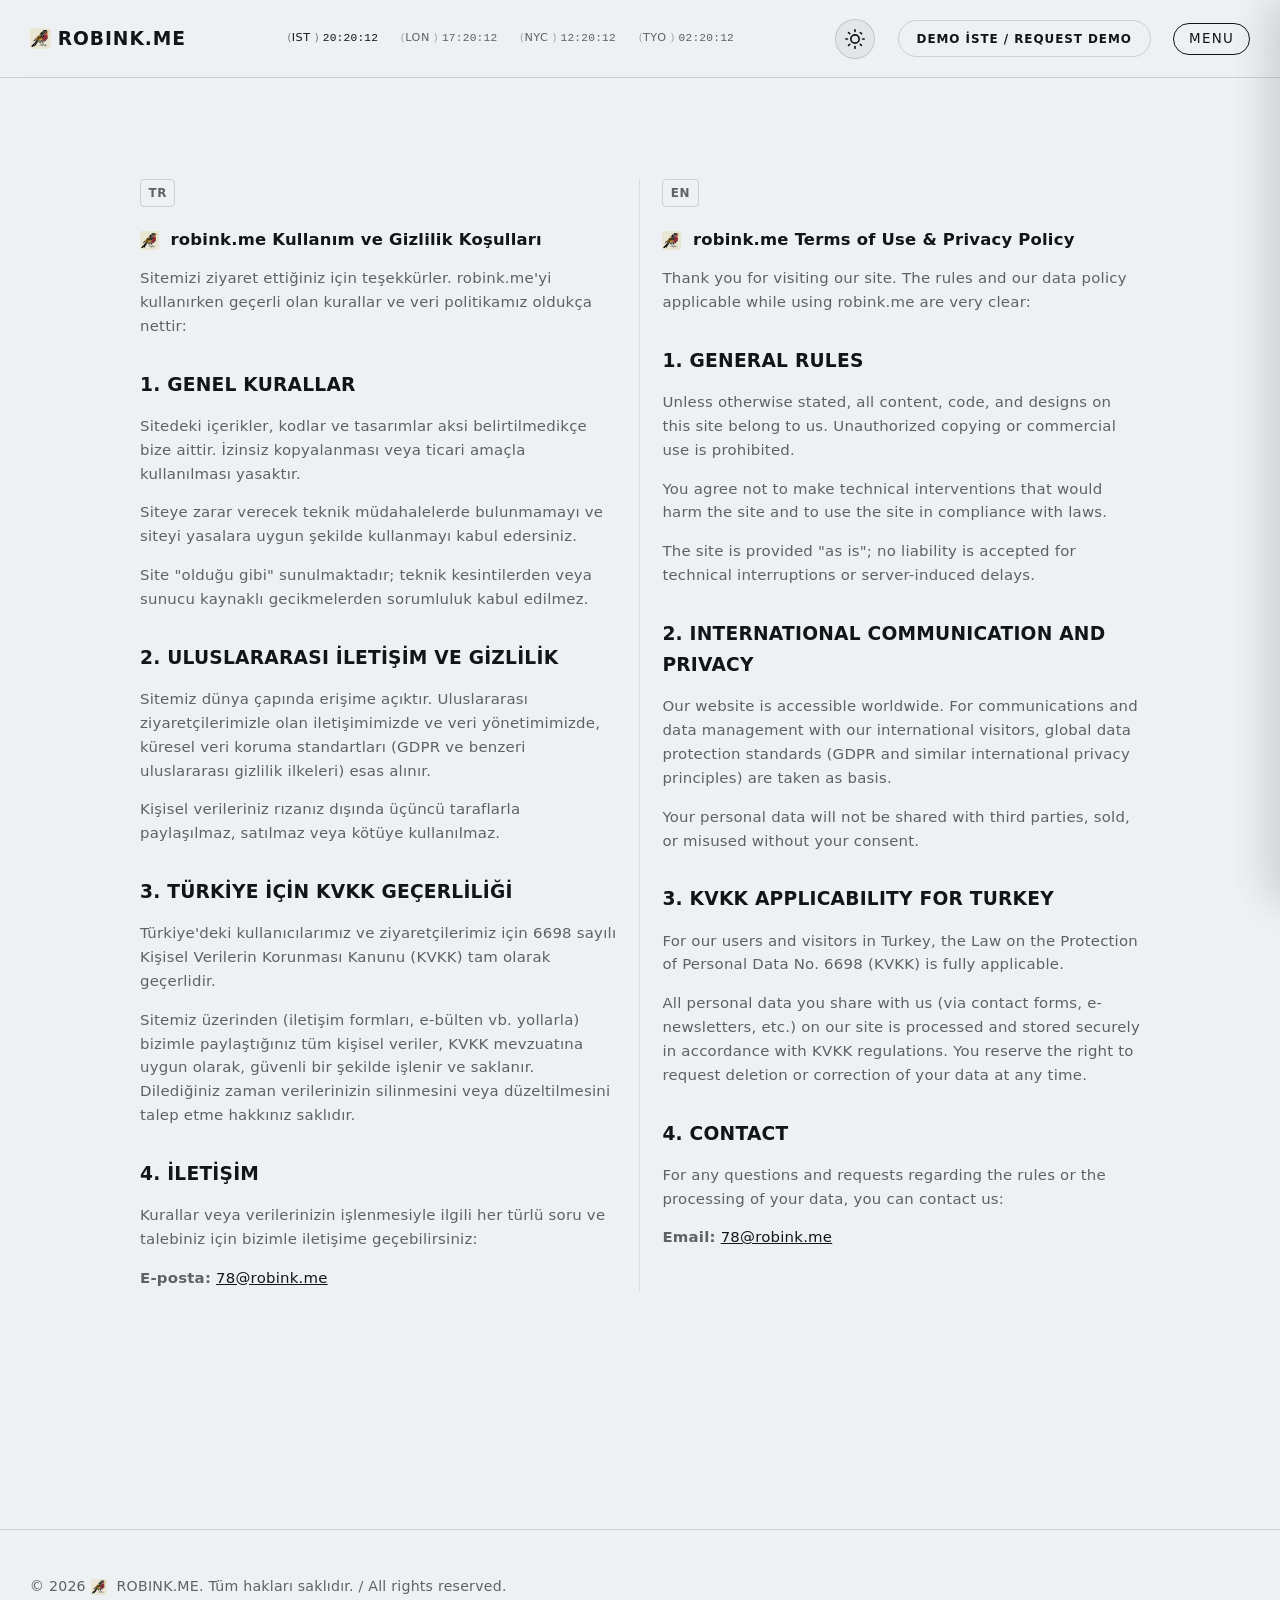
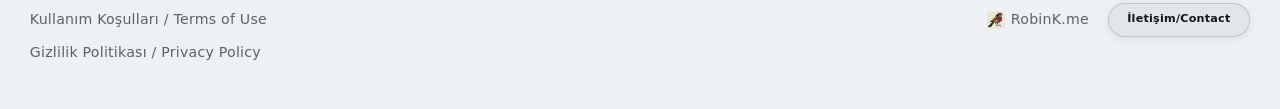
<file: terms.html>
<!DOCTYPE html>

<html data-theme="light" lang="tr">
<head>
<meta charset="utf-8"/>
<meta content="width=device-width, initial-scale=1.0" name="viewport"/>
<title>RobinK.me | Kullanım Koşulları / Terms of Use</title>
<meta content="RobinK.me kullanım koşulları ve kuralları." name="description"/>
<meta content="default-src 'self'; script-src 'self' 'unsafe-inline'; style-src 'self' https://fonts.googleapis.com 'unsafe-inline'; font-src 'self' https://fonts.gstatic.com; img-src 'self' data: https:; media-src 'self'; connect-src 'self' https://formsubmit.co;" http-equiv="Content-Security-Policy"/>
<link href="https://robink.me/terms.html" hreflang="tr" rel="alternate"/>
<link href="https://robink.me/terms.html" hreflang="x-default" rel="alternate"/>
<meta content="index, follow, max-image-preview:large, max-snippet:-1, max-video-preview:-1" name="robots"/>
<meta content="TR" name="geo.region"/>
<meta content="Turkey" name="geo.placename"/>
<meta content="41.0082, 28.9784" name="ICBM"/>
<link href="https://robink.me/terms.html" rel="canonical"/>
<link href="favicon.png" rel="icon" type="image/png"/>
<!-- Open Graph / Facebook / Perplexity / ChatGPT -->
<meta content="tr_TR" property="og:locale"/>
<meta content="en_US" property="og:locale:alternate"/>
<meta content="website" property="og:type"/>
<meta content="https://robink.me/terms.html" property="og:url"/>
<meta content="RobinK.me | Kullanım Koşulları / Terms of Use" property="og:title"/>
<meta content="RobinK.me kullanım koşulları ve kuralları." property="og:description"/>
<meta content="https://robink.me/assets/images/2026_Operasyonel_Otonomizasyon_Cagi.jpg" property="og:image"/>
<!-- Twitter -->
<meta content="summary_large_image" property="twitter:card"/>
<meta content="https://robink.me/terms.html" property="twitter:url"/>
<meta content="RobinK.me | Kullanım Koşulları / Terms of Use" property="twitter:title"/>
<meta content="RobinK.me kullanım koşulları ve kuralları." property="twitter:description"/>
<meta content="https://robink.me/assets/images/2026_Operasyonel_Otonomizasyon_Cagi.jpg" property="twitter:image"/>
<!-- Contact Page Schema (JSON-LD) -->
<script type="application/ld+json">
{
  "@context": "https://schema.org",
  "@graph": [
    {
      "@type": "WebPage",
      "name": "RobinK.me Kullanım Koşulları / Terms of Use",
      "description": "RobinK.me web sitesi kullanım koşulları ve kuralları.",
      "url": "https://robink.me/terms.html"
    },
    {
      "@type": "BreadcrumbList",
      "itemListElement": [
        {
          "@type": "ListItem",
          "position": 1,
          "name": "Ana Sayfa",
          "item": "https://robink.me/"
        },
        {
          "@type": "ListItem",
          "position": 2,
          "name": "Kullanım Koşulları",
          "item": "https://robink.me/terms.html"
        }
      ]
    },
    {
      "@type": "Organization",
      "@id": "https://robink.me/#organization",
      "name": "ROBINK.ME",
      "url": "https://robink.me",
      "logo": {
        "@type": "ImageObject",
        "url": "https://robink.me/assets/images/robin-bird.jpg",
        "caption": "ROBINK.ME Logo"
      },
      "description": "RobinK, şirketler için otonom yapay zeka ajanları (Hermes Agent) kurulumu, kurumsal iş akışı otomasyonu ve sistem entegrasyonu hizmetleri sunan bir teknoloji ve danışmanlık platformudur.",
      "telephone": "+905555548800",
      "sameAs": [
        "https://x.com/robinkme",
        "https://www.linkedin.com/in/robink-me/"
      ]
    }
  ]
}
</script>
<link href="https://fonts.googleapis.com" rel="preconnect"/>
<link crossorigin="" href="https://fonts.gstatic.com" rel="preconnect"/>
<link as="style" href="https://fonts.googleapis.com/css2?family=Bricolage+Grotesque:wght@700;800&amp;family=Inter:wght@300;400;500;600;700&amp;display=swap" rel="preload"/>
<link href="https://fonts.googleapis.com/css2?family=Bricolage+Grotesque:wght@700;800&amp;family=Inter:wght@300;400;500;600;700&amp;display=swap" rel="stylesheet"/>
<style id="critical-css">
/* ==========================================================================
   CSS Design Tokens & Theme Variables
   ========================================================================== */

:root {
  /* Dynamic Accents */
  --accent-red: #ff3b30;
  --accent-green: #34c759;
  --accent-blue: #007aff;
  --accent-yellow: #ffcc00;
  
  /* Transition Constants */
  --cubic-default: cubic-bezier(0.65, 0.05, 0, 1);
  --cubic-inout: cubic-bezier(0.65, 0, 0.35, 1);
  --duration-short: 0.3s;
  --duration-default: 0.75s;
  --duration-long: 1.5s;
  
  --animation-short: var(--duration-short) var(--cubic-default);
  --animation-default: var(--duration-default) var(--cubic-default);
  --animation-inout: var(--duration-default) var(--cubic-inout);
  --animation-long: var(--duration-long) var(--cubic-inout);

  /* Font Families with System Fallbacks */
  --font-body: 'Inter', system-ui, -apple-system, sans-serif;
  --font-display: 'Bricolage Grotesque', system-ui, -apple-system, sans-serif;
}

/* Dark Mode Tokens (Default) */
[data-theme="dark"] {
  --color-bg: #121416;
  --color-bg-dim: #1a1d20;
  --color-text: #eef1f3;
  --color-text-dim: rgba(238, 241, 243, 0.6);
  --color-border: rgba(238, 241, 243, 0.15);
  --color-border-dim: rgba(238, 241, 243, 0.08);
  --color-shadow: rgba(0, 0, 0, 0.5);
  --preloader-bg: #0b0c0d;
  --card-bg: #171a1d;
}

/* Light Mode Tokens */
[data-theme="light"] {
  --color-bg: #eef1f3;
  --color-bg-dim: #e2e6e9;
  --color-text: #121416;
  --color-text-dim: rgba(18, 20, 22, 0.65);
  --color-border: rgba(18, 20, 22, 0.15);
  --color-border-dim: rgba(18, 20, 22, 0.08);
  --color-shadow: rgba(0, 0, 0, 0.08);
  --preloader-bg: #121416; /* Preloader remains dark for entry */
  --card-bg: #f8fafc;
}

/* ==========================================================================
   Base Styles & Reset
   ========================================================================== */

* {
  box-sizing: border-box;
  margin: 0;
  padding: 0;
  -webkit-font-smoothing: antialiased;
  -moz-osx-font-smoothing: grayscale;
}

html, body {
  background-color: var(--color-bg);
  color: var(--color-text);
  font-family: var(--font-body);
  font-size: clamp(13px, 0.15vw + 13px, 15px); /* Professional adaptive scaling */
  line-height: 1.6;
  overflow-x: hidden;
  transition: background-color var(--animation-inout), color var(--animation-inout);
  text-rendering: optimizeLegibility;
  -webkit-font-smoothing: antialiased;
  -moz-osx-font-smoothing: grayscale;
  hyphens: auto;
}

/* Global Image Reset */
img, svg, video {
  max-width: 100%;
  height: auto;
  display: block;
}

a {
  color: inherit;
  text-decoration: none;
}

button {
  background: none;
  border: none;
  cursor: pointer;
  font-family: inherit;
  color: inherit;
}

/* ==========================================================================
   Preloader Animations & Styling
   ========================================================================== */

.preloader-w {
  position: fixed;
  inset: 0;
  background-color: var(--preloader-bg);
  z-index: 9999;
  display: flex;
  flex-direction: column;
  justify-content: space-between;
  padding: 3rem;
  color: #eef1f3;
  transition: transform 1.2s var(--cubic-inout), opacity 1.2s var(--cubic-inout);
}

.preloader-logo-w {
  flex-grow: 1;
  display: flex;
  align-items: center;
  justify-content: center;
  position: relative;
}

.preloader-logo-transform {
  position: relative;
  display: flex;
  flex-direction: column;
  align-items: center;
}

.preloader-bird-container {
  margin-bottom: 2rem;
  display: flex;
  justify-content: center;
  align-items: center;
}

.preloader-bird-large {
  height: 140px; 
  width: auto;
  object-fit: contain;
  border-radius: 8px;
  opacity: 0; 
  will-change: opacity;
}

.preloader-brand-wrapper {
  position: relative;
  display: inline-block;
}

.preloader-sketch-w {
  position: absolute;
  bottom: -18px; 
  left: -20px;
  width: calc(100% + 40px);
  height: 30px;
  pointer-events: none;
}

.sketch-svg {
  width: 100%;
  height: 100%;
}

.sketch-path {
  stroke-dasharray: 600;
  stroke-dashoffset: 600;
  animation: drawSketch 2s var(--cubic-inout) forwards;
  animation-delay: 0.5s;
}

.preloader-text-w {
  display: flex;
  justify-content: space-between;
  align-items: flex-end;
  border-top: 1px solid rgba(238, 241, 243, 0.1);
  padding-top: 2rem;
}

.text-preloader-percent {
  font-family: var(--font-display);
  font-size: clamp(3rem, 6vw, 6rem);
  font-weight: 800;
  line-height: 1;
}

.text-preloader-tagline {
  font-size: 0.85rem;
  letter-spacing: 0.1em;
  text-transform: uppercase;
  max-width: 300px;
  text-align: right;
  opacity: 0.8;
}

@keyframes drawSketch {
  to {
    stroke-dashoffset: 0;
  }
}


</style><link href="style.css" rel="stylesheet"/>
<noscript>
<style>
      #preloader { display: none !important; }
      #app-wrapper { opacity: 1 !important; visibility: visible !important; }
    </style>
</noscript>
</head>
<body>
<div class="preloader-w" id="preloader">
<div class="preloader-logo-w">
<div class="preloader-logo-transform">
<div class="preloader-bird-container">
<img alt="Robin Bird Logo" class="preloader-bird-large" id="preloader-bird" src="assets/images/robin-bird.jpg"/>
</div>
<div class="preloader-brand-wrapper">
<div class="preloader-brand-logo">
<span>ROBINK.ME</span>
</div>
<div class="preloader-sketch-w">
<svg class="sketch-svg" fill="none" viewbox="0 0 200 40" xmlns="http://www.w3.org/2000/svg">
<path class="sketch-path" d="M10 20 Q 100 35, 190 20" stroke="var(--accent-red)" stroke-linecap="round" stroke-width="3"></path>
</svg>
</div>
</div>
</div>
</div>
<div class="preloader-text-w">
<div class="text-preloader-percent" id="preloader-percent">00</div>
<div class="text-preloader-tagline">Şirketler İçin Otonom Süreçler İşletim Sistemi</div>
</div>
</div>
<div class="page-w" id="app-wrapper" style="opacity: 0; visibility: hidden;">
<header class="nav-w">
<div class="nav-container">
<a class="nav-brand" href="index.html">
<img alt="Robin Bird" class="inline-logo-bird" height="20" src="assets/images/robin-bird.jpg" width="20"/>
<span class="brand-text">ROBINK.ME</span>
</a>
<div class="nav-clocks-row">
<div class="clock-item active" data-label="IST" data-tz="Europe/Istanbul">
<span class="bracket">(</span><span class="clock-label">IST</span><span class="bracket">)</span>
<span class="clock-time" id="time-ist">00:00:00</span>
</div>
<div class="clock-item" data-label="LON" data-tz="Europe/London">
<span class="bracket">(</span><span class="clock-label">LON</span><span class="bracket">)</span>
<span class="clock-time" id="time-lon">00:00:00</span>
</div>
<div class="clock-item" data-label="NYC" data-tz="America/New_York">
<span class="bracket">(</span><span class="clock-label">NYC</span><span class="bracket">)</span>
<span class="clock-time" id="time-nyc">00:00:00</span>
</div>
<div class="clock-item" data-label="TYO" data-tz="Asia/Tokyo">
<span class="bracket">(</span><span class="clock-label">TYO</span><span class="bracket">)</span>
<span class="clock-time" id="time-tyo">00:00:00</span>
</div>
</div>
<div class="nav-actions">
<button aria-label="Renk Modu Değiştir / Toggle Color Theme" class="theme-toggle-btn" id="theme-toggle">
<!-- Moon Icon (Crescent Moon SVG) -->
<svg class="theme-icon moon-icon" fill="none" stroke="currentColor" stroke-linecap="round" stroke-linejoin="round" stroke-width="2" viewbox="0 0 24 24">
<path d="M21 12.79A9 9 0 1 1 11.21 3 7 7 0 0 0 21 12.79z"></path>
</svg>
<!-- Sun Icon (Sun SVG) -->
<svg class="theme-icon sun-icon" fill="none" stroke="currentColor" stroke-linecap="round" stroke-linejoin="round" stroke-width="2" viewbox="0 0 24 24">
<circle cx="12" cy="12" r="5"></circle>
<line x1="12" x2="12" y1="1" y2="3"></line>
<line x1="12" x2="12" y1="21" y2="23"></line>
<line x1="4.22" x2="5.64" y1="4.22" y2="5.64"></line>
<line x1="18.36" x2="19.78" y1="18.36" y2="19.78"></line>
<line x1="1" x2="3" y1="12" y2="12"></line>
<line x1="21" x2="23" y1="12" y2="12"></line>
<line x1="4.22" x2="5.64" y1="19.78" y2="18.36"></line>
<line x1="18.36" x2="19.78" y1="4.22" y2="5.64"></line>
</svg>
</button>
<a aria-label="Demo İste / Request Demo" class="nav-cta-btn js-demo-trigger" href="index.html?action=demo"><span lang="tr">Demo İste</span> / <span lang="en">Request Demo</span></a>
<button aria-label="Menu" class="nav-menu-btn" id="menu-trigger">
<span class="menu-text-open">Menu</span>
<span class="menu-text-close" style="display: none;">Close</span>
</button>
</div>
</div>
</header>
<div class="nav-menu" id="menu-drawer">
<div class="nav-menu-layout">
<ul class="nav-links-list">
<li>
<a class="nav-link-item" href="index.html?action=about" role="button">
<span class="link-bracket">( )</span>
<span class="link-text"><span lang="tr">Hakkımızda</span> / <span lang="en">About Us</span></span>
<svg class="nav-link-sketch" fill="none" viewbox="0 0 200 20">
<path d="M5 10 C 60 2, 120 2, 195 10" stroke="currentColor" stroke-linecap="round" stroke-width="2"></path>
</svg>
</a>
</li>
<li>
<a class="nav-link-item color-red" href="index.html?section=workflows" role="button">
<span class="link-bracket">([O])</span>
<span class="link-text"><span lang="tr">Otonom Süreçler</span> / <span lang="en">Autonomous Workflows</span></span>
<svg class="nav-link-sketch" fill="none" viewbox="0 0 200 20">
<path d="M5 10 C 60 2, 120 2, 195 10" stroke="currentColor" stroke-linecap="round" stroke-width="2"></path>
</svg>
</a>
</li>
<li>
<a class="nav-link-item color-green" href="index.html?section=agents" role="button">
<span class="link-bracket">([A])</span>
<span class="link-text"><span lang="tr">Yapay Zeka Ajanları</span> / <span lang="en">AI Agents</span></span>
<svg class="nav-link-sketch" fill="none" viewbox="0 0 200 20">
<path d="M5 10 C 60 2, 120 2, 195 10" stroke="currentColor" stroke-linecap="round" stroke-width="2"></path>
</svg>
</a>
</li>
<li>
<a class="nav-link-item color-blue" href="index.html?section=integration" role="button">
<span class="link-bracket">([E])</span>
<span class="link-text"><span lang="tr">Süreç Entegrasyonu</span> / <span lang="en">Process Integration</span></span>
<svg class="nav-link-sketch" fill="none" viewbox="0 0 200 20">
<path d="M5 10 C 60 2, 120 2, 195 10" stroke="currentColor" stroke-linecap="round" stroke-width="2"></path>
</svg>
</a>
</li>
<li>
<a class="nav-link-item color-yellow" href="index.html?section=analytics" role="button">
<span class="link-bracket">([L])</span>
<span class="link-text"><span lang="tr">Operasyonel Analitik</span> / <span lang="en">Operational Analytics</span></span>
<svg class="nav-link-sketch" fill="none" viewbox="0 0 200 20">
<path d="M5 10 C 60 2, 120 2, 195 10" stroke="currentColor" stroke-linecap="round" stroke-width="2"></path>
</svg>
</a>
</li>
<li>
<a class="nav-link-item" href="infographics.html">
<span class="link-bracket">(I)</span>
<span class="link-text"><span lang="tr">İnfografiklerimiz</span> / <span lang="en">Our Infographics</span></span>
<svg class="nav-link-sketch" fill="none" viewbox="0 0 200 20">
<path d="M5 10 C 60 2, 120 2, 195 10" stroke="currentColor" stroke-linecap="round" stroke-width="2"></path>
</svg>
</a>
</li>
<li><a class="nav-link-item" href="faq.html"><span class="link-bracket">(S)</span><span class="link-text"><span lang="tr">Sıkça Sorulan Sorular</span> / <span lang="en">FAQ</span></span><svg class="nav-link-sketch" fill="none" viewbox="0 0 200 20"><path d="M5 10 C 60 2, 120 2, 195 10" stroke="currentColor" stroke-linecap="round" stroke-width="2"></path></svg></a></li><li>
<a class="nav-link-item active" data-action="close-menu" href="#" role="button">
<span class="link-bracket">(C)</span>
<span class="link-text"><span lang="tr">İletişim</span> / <span lang="en">Contact</span></span>
<svg class="nav-link-sketch" fill="none" viewbox="0 0 200 20">
<path d="M5 10 C 60 2, 120 2, 195 10" stroke="currentColor" stroke-linecap="round" stroke-width="2"></path>
</svg>
</a>
</li>
</ul>
<div class="menu-footer">
<span class="menu-copyright">
            © 2026 
            <img alt="Robin Bird" class="inline-logo-bird" height="20" src="assets/images/robin-bird.jpg" width="20"/>
            ROBINK.ME
          </span>
<a class="menu-sublink js-terms-trigger" href="terms.html"><span lang="tr">Kullanım Koşulları</span> / <span lang="en">Terms of Use</span></a>
<a class="menu-sublink js-privacy-trigger" href="privacy.html"><span lang="tr">Gizlilik Politikası</span> / <span lang="en">Privacy Policy</span></a>
</div>
</div>
</div>
<div class="manifesto-w" id="terms-drawer">
<div class="manifesto-layout">
<div class="manifesto-header">
<h2 class="manifesto-title"><span lang="tr">KOŞULLAR</span> / <span lang="en">TERMS</span></h2>
<button aria-label="Koşulları Kapat" class="btn-close" id="terms-close">Kapat</button>
</div>
<div class="manifesto-content">
<article class="bilingual-wrapper with-separator">
<div class="bilingual-col" lang="tr">
<span class="lang-indicator">TR</span>
<p class="text-manifesto-sub">
<strong>
<img alt="Robin Bird" class="inline-logo-bird" height="20" src="assets/images/robin-bird.jpg" width="20"/>
                  robink.me Kullanım ve Gizlilik Koşulları
                </strong>
</p>
<p class="text-manifesto-body">
                Sitemizi ziyaret ettiğiniz için teşekkürler. robink.me'yi kullanırken geçerli olan kurallar ve veri politikamız oldukça nettir:
              </p>
<h3 class="manifesto-section-title" lang="tr">1. Genel Kurallar</h3>
<p class="text-manifesto-body">
                Sitedeki içerikler, kodlar ve tasarımlar aksi belirtilmedikçe bize aittir. İzinsiz kopyalanması veya ticari amaçla kullanılması yasaktır.
              </p>
<p class="text-manifesto-body">
                Siteye zarar verecek teknik müdahalelerde bulunmamayı ve siteyi yasalara uygun şekilde kullanmayı kabul edersiniz.
              </p>
<p class="text-manifesto-body">
                Site "olduğu gibi" sunulmaktadır; teknik kesintilerden veya sunucu kaynaklı gecikmelerden sorumluluk kabul edilmez.
              </p>
<h3 class="manifesto-section-title" lang="tr">2. Uluslararası İletişim ve Gizlilik</h3>
<p class="text-manifesto-body">
                Sitemiz dünya çapında erişime açıktır. Uluslararası ziyaretçilerimizle olan iletişimimizde ve veri yönetimimizde, küresel veri koruma standartları (GDPR ve benzeri uluslararası gizlilik ilkeleri) esas alınır.
              </p>
<p class="text-manifesto-body">
                Kişisel verileriniz rızanız dışında üçüncü taraflarla paylaşılmaz, satılmaz veya kötüye kullanılmaz.
              </p>
<h3 class="manifesto-section-title" lang="tr">3. Türkiye İçin KVKK Geçerliliği</h3>
<p class="text-manifesto-body">
                Türkiye'deki kullanıcılarımız ve ziyaretçilerimiz için 6698 sayılı Kişisel Verilerin Korunması Kanunu (KVKK) tam olarak geçerlidir.
              </p>
<p class="text-manifesto-body">
                Sitemiz üzerinden (iletişim formları, e-bülten vb. yollarla) bizimle paylaştığınız tüm kişisel veriler, KVKK mevzuatına uygun olarak, güvenli bir şekilde işlenir ve saklanır. Dilediğiniz zaman verilerinizin silinmesini veya düzeltilmesini talep etme hakkınız saklıdır.
              </p>
<h3 class="manifesto-section-title" lang="tr">4. İletişim</h3>
<p class="text-manifesto-body">
                Kurallar veya verilerinizin işlenmesiyle ilgili her türlü soru ve talebiniz için bizimle iletişime geçebilirsiniz:
              </p>
<p class="text-manifesto-body">
<strong>E-posta:</strong> <a href="mailto:78@robink.me" style="text-decoration: underline; color: var(--color-text);">78@robink.me</a>
</p>
</div>
<div class="bilingual-col" lang="en">
<span class="lang-indicator">EN</span>
<p class="text-manifesto-sub">
<strong>
<img alt="Robin Bird" class="inline-logo-bird" height="20" src="assets/images/robin-bird.jpg" width="20"/>
                  robink.me Terms of Use &amp; Privacy Policy
                </strong>
</p>
<p class="text-manifesto-body">
                Thank you for visiting our site. The rules and our data policy applicable while using robink.me are very clear:
              </p>
<h3 class="manifesto-section-title" lang="en">1. General Rules</h3>
<p class="text-manifesto-body">
                Unless otherwise stated, all content, code, and designs on this site belong to us. Unauthorized copying or commercial use is prohibited.
              </p>
<p class="text-manifesto-body">
                You agree not to make technical interventions that would harm the site and to use the site in compliance with laws.
              </p>
<p class="text-manifesto-body">
                The site is provided "as is"; no liability is accepted for technical interruptions or server-induced delays.
              </p>
<h3 class="manifesto-section-title" lang="en">2. International Communication and Privacy</h3>
<p class="text-manifesto-body">
                Our website is accessible worldwide. For communications and data management with our international visitors, global data protection standards (GDPR and similar international privacy principles) are taken as basis.
              </p>
<p class="text-manifesto-body">
                Your personal data will not be shared with third parties, sold, or misused without your consent.
              </p>
<h3 class="manifesto-section-title" lang="en">3. KVKK Applicability for Turkey</h3>
<p class="text-manifesto-body">
                For our users and visitors in Turkey, the Law on the Protection of Personal Data No. 6698 (KVKK) is fully applicable.
              </p>
<p class="text-manifesto-body">
                All personal data you share with us (via contact forms, e-newsletters, etc.) on our site is processed and stored securely in accordance with KVKK regulations. You reserve the right to request deletion or correction of your data at any time.
              </p>
<h3 class="manifesto-section-title" lang="en">4. Contact</h3>
<p class="text-manifesto-body">
                For any questions and requests regarding the rules or the processing of your data, you can contact us:
              </p>
<p class="text-manifesto-body">
<strong>Email:</strong> <a href="mailto:78@robink.me" style="text-decoration: underline; color: var(--color-text);">78@robink.me</a>
</p>
</div>
</article></div>
</div>
</div>
<main class="main-content"><section id="content-section" style="padding: 4rem 2rem;"><div style="max-width: 1000px; margin: 0 auto;"><div class="manifesto-content">
<article class="bilingual-wrapper with-separator">
<div class="bilingual-col" lang="tr">
<span class="lang-indicator">TR</span>
<p class="text-manifesto-sub">
<strong>
<img alt="Robin Bird" class="inline-logo-bird" height="20" src="assets/images/robin-bird.jpg" width="20"/>
                  robink.me Kullanım ve Gizlilik Koşulları
                </strong>
</p>
<p class="text-manifesto-body">
                Sitemizi ziyaret ettiğiniz için teşekkürler. robink.me'yi kullanırken geçerli olan kurallar ve veri politikamız oldukça nettir:
              </p>
<h3 class="manifesto-section-title">1. Genel Kurallar</h3>
<p class="text-manifesto-body">
                Sitedeki içerikler, kodlar ve tasarımlar aksi belirtilmedikçe bize aittir. İzinsiz kopyalanması veya ticari amaçla kullanılması yasaktır.
              </p>
<p class="text-manifesto-body">
                Siteye zarar verecek teknik müdahalelerde bulunmamayı ve siteyi yasalara uygun şekilde kullanmayı kabul edersiniz.
              </p>
<p class="text-manifesto-body">
                Site "olduğu gibi" sunulmaktadır; teknik kesintilerden veya sunucu kaynaklı gecikmelerden sorumluluk kabul edilmez.
              </p>
<h3 class="manifesto-section-title">2. Uluslararası İletişim ve Gizlilik</h3>
<p class="text-manifesto-body">
                Sitemiz dünya çapında erişime açıktır. Uluslararası ziyaretçilerimizle olan iletişimimizde ve veri yönetimimizde, küresel veri koruma standartları (GDPR ve benzeri uluslararası gizlilik ilkeleri) esas alınır.
              </p>
<p class="text-manifesto-body">
                Kişisel verileriniz rızanız dışında üçüncü taraflarla paylaşılmaz, satılmaz veya kötüye kullanılmaz.
              </p>
<h3 class="manifesto-section-title">3. Türkiye İçin KVKK Geçerliliği</h3>
<p class="text-manifesto-body">
                Türkiye'deki kullanıcılarımız ve ziyaretçilerimiz için 6698 sayılı Kişisel Verilerin Korunması Kanunu (KVKK) tam olarak geçerlidir.
              </p>
<p class="text-manifesto-body">
                Sitemiz üzerinden (iletişim formları, e-bülten vb. yollarla) bizimle paylaştığınız tüm kişisel veriler, KVKK mevzuatına uygun olarak, güvenli bir şekilde işlenir ve saklanır. Dilediğiniz zaman verilerinizin silinmesini veya düzeltilmesini talep etme hakkınız saklıdır.
              </p>
<h3 class="manifesto-section-title">4. İletişim</h3>
<p class="text-manifesto-body">
                Kurallar veya verilerinizin işlenmesiyle ilgili her türlü soru ve talebiniz için bizimle iletişime geçebilirsiniz:
              </p>
<p class="text-manifesto-body">
<strong>E-posta:</strong> <a href="mailto:78@robink.me" style="text-decoration: underline; color: var(--color-text);">78@robink.me</a>
</p>
</div>
<div class="bilingual-col" lang="en">
<span class="lang-indicator">EN</span>
<p class="text-manifesto-sub">
<strong>
<img alt="Robin Bird" class="inline-logo-bird" height="20" src="assets/images/robin-bird.jpg" width="20"/>
                  robink.me Terms of Use &amp; Privacy Policy
                </strong>
</p>
<p class="text-manifesto-body">
                Thank you for visiting our site. The rules and our data policy applicable while using robink.me are very clear:
              </p>
<h3 class="manifesto-section-title">1. General Rules</h3>
<p class="text-manifesto-body">
                Unless otherwise stated, all content, code, and designs on this site belong to us. Unauthorized copying or commercial use is prohibited.
              </p>
<p class="text-manifesto-body">
                You agree not to make technical interventions that would harm the site and to use the site in compliance with laws.
              </p>
<p class="text-manifesto-body">
                The site is provided "as is"; no liability is accepted for technical interruptions or server-induced delays.
              </p>
<h3 class="manifesto-section-title">2. International Communication and Privacy</h3>
<p class="text-manifesto-body">
                Our website is accessible worldwide. For communications and data management with our international visitors, global data protection standards (GDPR and similar international privacy principles) are taken as basis.
              </p>
<p class="text-manifesto-body">
                Your personal data will not be shared with third parties, sold, or misused without your consent.
              </p>
<h3 class="manifesto-section-title">3. KVKK Applicability for Turkey</h3>
<p class="text-manifesto-body">
                For our users and visitors in Turkey, the Law on the Protection of Personal Data No. 6698 (KVKK) is fully applicable.
              </p>
<p class="text-manifesto-body">
                All personal data you share with us (via contact forms, e-newsletters, etc.) on our site is processed and stored securely in accordance with KVKK regulations. You reserve the right to request deletion or correction of your data at any time.
              </p>
<h3 class="manifesto-section-title">4. Contact</h3>
<p class="text-manifesto-body">
                For any questions and requests regarding the rules or the processing of your data, you can contact us:
              </p>
<p class="text-manifesto-body">
<strong>Email:</strong> <a href="mailto:78@robink.me" style="text-decoration: underline; color: var(--color-text);">78@robink.me</a>
</p>
</div>
</article></div></div></section></main><footer class="footer-w">
<div class="footer-layout">
<div class="footer-left">
<span class="footer-text">
            © 2026 
            <img alt="Robin Bird" class="inline-logo-bird" height="20" src="assets/images/robin-bird.jpg" width="20"/>
            ROBINK.ME. Tüm hakları saklıdır. / All rights reserved.
          </span>
<a class="footer-link js-terms-trigger" href="terms.html"><span lang="tr">Kullanım Koşulları</span> / <span lang="en">Terms of Use</span></a>
<a class="footer-link js-privacy-trigger" href="privacy.html"><span lang="tr">Gizlilik Politikası</span> / <span lang="en">Privacy Policy</span></a>
</div>
<div class="footer-right">
<a class="footer-attribution" href="https://robink.me">
<img alt="Robin Bird" class="footer-logo-bird" src="assets/images/robin-bird.jpg"/>
            RobinK.me
          </a>
<a class="footer-contact-btn" href="contact.html"><span lang="tr">İletişim</span> / <span lang="en">Contact</span></a>
</div>
</div>
</footer></div>
<div class="manifesto-w" id="privacy-drawer">
<div class="manifesto-layout">
<div class="manifesto-header">
<h2 class="manifesto-title"><span lang="tr">GİZLİLİK</span> / <span lang="en">PRIVACY</span></h2>
<button aria-label="Gizliliği Kapat" class="btn-close" id="privacy-close">Kapat</button>
</div>
<div class="manifesto-content">
<article class="bilingual-wrapper with-separator">
<div class="bilingual-col" lang="tr">
<span class="lang-indicator">TR</span>
<p class="text-manifesto-sub">
<strong>
<img alt="Robin Bird" class="inline-logo-bird" height="20" src="assets/images/robin-bird.jpg" width="20"/>
                  robink.me Gizlilik Politikası
                </strong>
</p>
<p class="text-manifesto-body">
                Bu politika, robink.me üzerinde kişisel verilerinizin nasıl işlendiğini, korunduğunu ve veri gizliliği haklarınızı açıklar.
              </p>
<h3 class="manifesto-section-title" lang="tr">1. Toplanan Veriler ve Kullanım Amacı</h3>
<p class="text-manifesto-body">
                Sitemizde veri minimum düzeyde tutulur ve sadece şu amaçlarla işlenir:
              </p>
<p class="text-manifesto-body">
<strong>İletişim Verileri:</strong> Bizimle doğrudan e-posta yoluyla paylaştığınız ad, soyad ve e-posta adresi, sadece sorularınıza yanıt vermek amacıyla kullanılır.
              </p>
<p class="text-manifesto-body">
<strong>Analiz Verileri:</strong> Sitenin performansını ölçmek amacıyla kişisel olmayan, anonim istatistikler (ziyaretçi sayısı, tıklama oranları) toplanabilir.
              </p>
<h3 class="manifesto-section-title" lang="tr">2. Uluslararası Gizlilik Standartları (GDPR)</h3>
<p class="text-manifesto-body">
                Sitemiz dünya genelindeki tüm ziyaretçilerin gizlilik haklarına saygı duyar.
              </p>
<p class="text-manifesto-body">
                Uluslararası kullanıcılar için küresel veri koruma standartları ve GDPR (Avrupa Genel Veri Koruma Yönetmeliği) esas alınır. Kişisel verileriniz hiçbir şekilde üçüncü taraflara satılmaz, kiralanmaz veya izinsiz paylaşılmaz.
              </p>
<h3 class="manifesto-section-title" lang="tr">3. Türkiye İçin KVKK Geçerliliği</h3>
<p class="text-manifesto-body">
                Türkiye’deki kullanıcılarımız için 6698 sayılı Kişisel Verilerin Korunması Kanunu (KVKK) tam olarak geçerlidir. KVKK kapsamında şu haklara sahipsiniz:
              </p>
<ul class="manifesto-list">
<li>Verilerinizin işlenip işlenmediğini öğrenme,</li>
<li>Verileriniz işlenmişse buna ilişkin bilgi talep etme,</li>
<li>Eksik veya yanlış işlenen verilerin düzeltilmesini isteme,</li>
<li>Verilerinizin sistemlerimizden tamamen silinmesini veya yok edilmesini talep etme.</li>
</ul>
<h3 class="manifesto-section-title" lang="tr">4. Çerezler (Cookies)</h3>
<p class="text-manifesto-body">
                Sitede yalnızca kullanıcı deneyimini optimize etmek ve site trafiğini anlamak için temel çerezler kullanılır. Çerezleri tarayıcı ayarlarınızdan dilediğiniz zaman engelleyebilirsiniz.
              </p>
<h3 class="manifesto-section-title" lang="tr">5. Veri Talepleri ve İletişim</h3>
<p class="text-manifesto-body">
                Gizlilik haklarınızı kullanmak, verilerinizin silinmesini talep etmek veya politika hakkında soru sormak için bizimle iletişime geçebilirsiniz:
              </p>
<p class="text-manifesto-body">
<strong>E-posta:</strong> <a href="mailto:78@robink.me" style="text-decoration: underline; color: var(--color-text);">78@robink.me</a>
</p>
</div>
<div class="bilingual-col" lang="en">
<span class="lang-indicator">EN</span>
<p class="text-manifesto-sub">
<strong>
<img alt="Robin Bird" class="inline-logo-bird" height="20" src="assets/images/robin-bird.jpg" width="20"/>
                  robink.me Privacy Policy
                </strong>
</p>
<p class="text-manifesto-body">
                This policy explains how your personal data is processed, protected, and your data privacy rights on robink.me.
              </p>
<h3 class="manifesto-section-title" lang="en">1. Collected Data and Purpose of Use</h3>
<p class="text-manifesto-body">
                Data collection on our site is kept to a minimum and processed only for the following purposes:
              </p>
<p class="text-manifesto-body">
<strong>Communication Data:</strong> Your name, surname, and email address shared with us directly via email are only used to answer your questions.
              </p>
<p class="text-manifesto-body">
<strong>Analytical Data:</strong> Non-personal, anonymous statistics (number of visitors, click-through rates) may be collected to measure site performance.
              </p>
<h3 class="manifesto-section-title" lang="en">2. International Privacy Standards (GDPR)</h3>
<p class="text-manifesto-body">
                Our site respects the privacy rights of all visitors worldwide.
              </p>
<p class="text-manifesto-body">
                For international users, global data protection standards and GDPR (European General Data Protection Regulation) are taken as basis. Your personal data is under no circumstances sold, rented, or shared without permission.
              </p>
<h3 class="manifesto-section-title" lang="en">3. KVKK Applicability for Turkey</h3>
<p class="text-manifesto-body">
                For our users in Turkey, the Law on the Protection of Personal Data No. 6698 (KVKK) is fully applicable. Under KVKK, you have the following rights:
              </p>
<ul class="manifesto-list">
<li>To learn whether your personal data is processed,</li>
<li>To request information if your data has been processed,</li>
<li>To request correction of incomplete or incorrectly processed data,</li>
<li>To request complete deletion or destruction of your data from our systems.</li>
</ul>
<h3 class="manifesto-section-title" lang="en">4. Cookies</h3>
<p class="text-manifesto-body">
                Only essential cookies are used on the site to optimize user experience and understand site traffic. You can block cookies at any time through your browser settings.
              </p>
<h3 class="manifesto-section-title" lang="en">5. Data Requests and Contact</h3>
<p class="text-manifesto-body">
                To exercise your privacy rights, request deletion of your data, or ask questions about the policy, you can contact us:
              </p>
<p class="text-manifesto-body">
<strong>Email:</strong> <a href="mailto:78@robink.me" style="text-decoration: underline; color: var(--color-text);">78@robink.me</a>
</p>
</div>
</article></div>
</div>
</div>
<script src="app.js"></script>
</body>
</html>
</file>
<file: style.css>
/* ==========================================================================
   CSS Design Tokens & Theme Variables
   ========================================================================== */

:root {
  /* Dynamic Accents */
  --accent-red: #ff3b30;
  --accent-green: #34c759;
  --accent-blue: #007aff;
  --accent-yellow: #ffcc00;
  
  /* Transition Constants */
  --cubic-default: cubic-bezier(0.65, 0.05, 0, 1);
  --cubic-inout: cubic-bezier(0.65, 0, 0.35, 1);
  --duration-short: 0.3s;
  --duration-default: 0.75s;
  --duration-long: 1.5s;
  
  --animation-short: var(--duration-short) var(--cubic-default);
  --animation-default: var(--duration-default) var(--cubic-default);
  --animation-inout: var(--duration-default) var(--cubic-inout);
  --animation-long: var(--duration-long) var(--cubic-inout);

  /* Font Families with System Fallbacks */
  --font-body: 'Inter', system-ui, -apple-system, sans-serif;
  --font-display: 'Bricolage Grotesque', system-ui, -apple-system, sans-serif;
}

/* Dark Mode Tokens (Default) */
[data-theme="dark"] {
  --color-bg: #121416;
  --color-bg-dim: #1a1d20;
  --color-text: #eef1f3;
  --color-text-dim: rgba(238, 241, 243, 0.6);
  --color-border: rgba(238, 241, 243, 0.15);
  --color-border-dim: rgba(238, 241, 243, 0.08);
  --color-shadow: rgba(0, 0, 0, 0.5);
  --preloader-bg: #0b0c0d;
  --card-bg: #171a1d;
}

/* Light Mode Tokens */
[data-theme="light"] {
  --color-bg: #eef1f3;
  --color-bg-dim: #e2e6e9;
  --color-text: #121416;
  --color-text-dim: rgba(18, 20, 22, 0.65);
  --color-border: rgba(18, 20, 22, 0.15);
  --color-border-dim: rgba(18, 20, 22, 0.08);
  --color-shadow: rgba(0, 0, 0, 0.08);
  --preloader-bg: #121416; /* Preloader remains dark for entry */
  --card-bg: #f8fafc;
}

/* ==========================================================================
   Base Styles & Reset
   ========================================================================== */

* {
  box-sizing: border-box;
  margin: 0;
  padding: 0;
  -webkit-font-smoothing: antialiased;
  -moz-osx-font-smoothing: grayscale;
}

html, body {
  background-color: var(--color-bg);
  color: var(--color-text);
  font-family: var(--font-body);
  font-size: clamp(13px, 0.15vw + 13px, 15px); /* Professional adaptive scaling */
  line-height: 1.68;
  letter-spacing: 0.015em;
  overflow-x: hidden;
  transition: background-color var(--animation-inout), color var(--animation-inout);
  text-rendering: optimizeLegibility;
  -webkit-font-smoothing: antialiased;
  -moz-osx-font-smoothing: grayscale;
  hyphens: auto;
}

/* Global Image Reset */
img, svg, video {
  max-width: 100%;
  height: auto;
  display: block;
}

a {
  color: inherit;
  text-decoration: none;
}

button {
  background: none;
  border: none;
  cursor: pointer;
  font-family: inherit;
  color: inherit;
}

/* ==========================================================================
   Preloader Animations & Styling
   ========================================================================== */

.preloader-w {
  position: fixed;
  inset: 0;
  background-color: var(--preloader-bg);
  z-index: 9999;
  display: flex;
  flex-direction: column;
  justify-content: space-between;
  padding: 3rem;
  color: #eef1f3;
  transition: transform 1.2s var(--cubic-inout), opacity 1.2s var(--cubic-inout);
}

.preloader-logo-w {
  flex-grow: 1;
  display: flex;
  align-items: center;
  justify-content: center;
  position: relative;
}

.preloader-logo-transform {
  position: relative;
  display: flex;
  flex-direction: column;
  align-items: center;
}

.preloader-bird-container {
  margin-bottom: 2rem;
  display: flex;
  justify-content: center;
  align-items: center;
}

.preloader-bird-large {
  height: 140px; 
  width: auto;
  object-fit: contain;
  border-radius: 8px;
  opacity: 0; 
  will-change: opacity;
}

.preloader-brand-wrapper {
  position: relative;
  display: inline-block;
}

.preloader-sketch-w {
  position: absolute;
  bottom: -18px; 
  left: -20px;
  width: calc(100% + 40px);
  height: 30px;
  pointer-events: none;
}

.sketch-svg {
  width: 100%;
  height: 100%;
}

.sketch-path {
  stroke-dasharray: 600;
  stroke-dashoffset: 600;
  animation: drawSketch 2s var(--cubic-inout) forwards;
  animation-delay: 0.5s;
}

.preloader-text-w {
  display: flex;
  justify-content: space-between;
  align-items: flex-end;
  border-top: 1px solid rgba(238, 241, 243, 0.1);
  padding-top: 2rem;
}

.text-preloader-percent {
  font-family: var(--font-display);
  font-size: clamp(3rem, 6vw, 6rem);
  font-weight: 800;
  line-height: 1;
}

.text-preloader-tagline {
  font-size: 0.85rem;
  letter-spacing: 0.1em;
  text-transform: uppercase;
  max-width: 300px;
  text-align: right;
  opacity: 0.8;
}

@keyframes drawSketch {
  to {
    stroke-dashoffset: 0;
  }
}

/* ==========================================================================
   Header & Navigation
   ========================================================================== */

.nav-w {
  position: fixed;
  top: 0;
  left: 0;
  width: 100%;
  z-index: 100;
  border-bottom: 1px solid var(--color-border);
  backdrop-filter: blur(10px);
  -webkit-backdrop-filter: blur(10px);
  background-color: rgba(var(--color-bg), 0.7);
  transition: border-color var(--animation-inout), background-color var(--animation-inout);
}

.nav-container {
  max-width: 1440px;
  margin: 0 auto;
  padding: 1.25rem 2rem;
  display: flex;
  align-items: center;
  justify-content: space-between;
}

.nav-brand {
  font-family: var(--font-display);
  font-weight: 800;
  font-size: 1.25rem;
  letter-spacing: 0.05em;
  display: flex;
  align-items: center;
}

.brand-text {
  position: relative;
}

/* Global Clocks Widget Row */
.nav-clocks-row {
  display: flex;
  gap: 1.5rem;
  align-items: center;
}

.clock-item {
  display: flex;
  align-items: center;
  font-size: 0.75rem;
  color: var(--color-text-dim);
  transition: color var(--animation-short);
}

.clock-item.active {
  color: var(--color-text);
  font-weight: 500;
}

.clock-label {
  letter-spacing: 0.05em;
  margin-right: 0.25rem;
}

.clock-time {
  font-family: monospace;
  margin-left: 0.25rem;
}

.bracket {
  opacity: 0.5;
}

/* Theme Toggle & Menu Actions */
.nav-actions {
  display: flex;
  align-items: center;
  gap: 1.5rem;
}

.theme-toggle-btn {
  width: 40px;
  height: 40px;
  border-radius: 50%;
  border: 1px solid var(--color-border);
  display: flex;
  align-items: center;
  justify-content: center;
  background-color: var(--color-bg-dim);
  color: var(--color-text);
  transition: border-color var(--animation-short), background-color var(--animation-short);
  position: relative;
  overflow: hidden;
}

.theme-toggle-btn:hover {
  border-color: var(--color-text);
  background-color: rgba(var(--color-text), 0.05);
}

.theme-icon {
  width: 20px;
  height: 20px;
  position: absolute;
  transition: transform 0.5s var(--cubic-default), opacity 0.5s var(--cubic-default);
  stroke: currentColor;
  fill: none;
}

.moon-icon {
  fill: currentColor;
}

/* Dark Mode states */
[data-theme="dark"] .moon-icon {
  opacity: 1;
  transform: scale(1) rotate(0deg);
}
[data-theme="dark"] .sun-icon {
  opacity: 0;
  transform: scale(0.5) rotate(-45deg);
}

/* Light Mode states */
[data-theme="light"] .moon-icon {
  opacity: 0;
  transform: scale(0.5) rotate(45deg);
}
[data-theme="light"] .sun-icon {
  opacity: 1;
  transform: scale(1) rotate(0deg);
}

.nav-menu-btn {
  font-size: 0.9rem;
  font-weight: 500;
  text-transform: uppercase;
  letter-spacing: 0.1em;
  padding: 0.5rem 1rem;
  border: 1px solid var(--color-text);
  border-radius: 20px;
  transition: background-color var(--animation-short), color var(--animation-short);
}

.nav-menu-btn:hover {
  background-color: var(--color-text);
  color: var(--color-bg);
}

/* ==========================================================================
   Fullscreen Menu & About Us Panel
   ========================================================================== */

.nav-menu {
  position: fixed;
  inset: 0;
  background-color: var(--color-bg);
  z-index: 95;
  display: block;
  overflow-y: auto;
  transform: translateY(-100%);
  transition: transform 0.8s var(--cubic-inout);
  padding: 8rem 2rem 4rem 2rem;
}

.nav-menu.open {
  transform: translateY(0);
}

.nav-menu-layout {
  width: 100%;
  max-width: 800px;
  margin: 0 auto;
  display: flex;
  flex-direction: column;
  justify-content: space-between;
  min-height: calc(100vh - 12rem);
}

.nav-links-list {
  list-style: none;
  display: flex;
  flex-direction: column;
  gap: 1.25rem;
}

.nav-link-item {
  display: flex;
  align-items: center;
  font-family: var(--font-display);
  font-size: clamp(1.2rem, 2.3vw, 1.85rem); 
  font-weight: 700;
  position: relative;
  padding: 0.4rem 0;
}

.nav-link-item .link-text span,
.nav-link-item .link-bracket {
  text-transform: uppercase;
}

.link-bracket {
  font-family: var(--font-body);
  font-size: 0.95rem;
  font-weight: 300;
  margin-right: 1.5rem;
  color: var(--color-text-dim);
}

.link-text {
  position: relative;
  transition: color var(--animation-short);
}

.nav-link-sketch {
  position: absolute;
  bottom: 0;
  left: 0;
  width: 100%;
  height: 12px;
  pointer-events: none;
  stroke: var(--color-text);
}

.nav-link-sketch path {
  stroke-dasharray: 300;
  stroke-dashoffset: 300;
  transition: stroke-dashoffset 0.5s var(--cubic-inout);
}

.nav-link-item:hover .nav-link-sketch path {
  stroke-dashoffset: 0;
}

/* ==========================================================================
   Header Shrink Styles (When Menu is Active)
   ========================================================================== */

.nav-container,
.nav-brand,
.clock-item,
.nav-menu-btn {
  transition: padding var(--animation-short),
              font-size var(--animation-short),
              background-color var(--animation-short),
              border-color var(--animation-short),
              color var(--animation-short);
}

.nav-w.menu-active .nav-container {
  padding: 0.8rem 2rem; 
}

.nav-w.menu-active .nav-brand {
  font-size: 1.15rem; 
}

.nav-w.menu-active .clock-item {
  font-size: 0.7rem; 
}

.nav-w.menu-active .nav-menu-btn {
  font-size: 0.8rem; 
  padding: 0.4rem 0.8rem;
}

/* Hover Colors for Pillars */
.nav-link-item.color-red:hover { color: var(--accent-red); }
.nav-link-item.color-red .nav-link-sketch { stroke: var(--accent-red); }

.nav-link-item.color-green:hover { color: var(--accent-green); }
.nav-link-item.color-green .nav-link-sketch { stroke: var(--accent-green); }

.nav-link-item.color-blue:hover { color: var(--accent-blue); }
.nav-link-item.color-blue .nav-link-sketch { stroke: var(--accent-blue); }

.nav-link-item.color-yellow:hover { color: var(--accent-yellow); }
.nav-link-item.color-yellow .nav-link-sketch { stroke: var(--accent-yellow); }

.menu-footer {
  display: flex;
  gap: 2rem;
  border-top: 1px solid var(--color-border);
  padding-top: 1.5rem;
  font-size: 0.8rem;
  color: var(--color-text-dim);
}

.menu-sublink:hover {
  color: var(--color-text);
}

/* Manifesto Slide-out Panel */
.manifesto-w {
  position: fixed;
  top: 0;
  right: 0;
  width: 100%;
  max-width: 1100px;
  height: 100dvh; /* FIX: 100vh mobil tarayıcılarda sorun yaratır, 100dvh kullanıldı. */
  background-color: var(--color-bg-dim);
  z-index: 110;
  border-left: 1px solid var(--color-border);
  transform: translateX(100%);
  transition: transform 0.8s var(--cubic-inout);
  box-shadow: -10px 0 40px var(--color-shadow);
}

.manifesto-w.open {
  transform: translateX(0);
}

.manifesto-layout {
  padding: 4rem 3rem;
  display: flex;
  flex-direction: column;
  height: 100%;
  overflow-y: auto;
}

.manifesto-header {
  display: flex;
  justify-content: space-between;
  align-items: center;
  margin-bottom: 3rem;
}

.manifesto-title {
  font-family: var(--font-display);
  font-size: 2rem;
}

.manifesto-title span {
  text-transform: uppercase;
}

.btn-close {
  font-size: 0.85rem;
  text-transform: uppercase;
  letter-spacing: 0.05em;
  padding: 0.4rem 0.8rem;
  border: 1px solid var(--color-border);
  border-radius: 12px;
}

.btn-close:hover {
  border-color: var(--color-text);
}

.manifesto-content {
  display: flex;
  flex-direction: column;
  gap: 1.5rem;
}

.text-manifesto-sub {
  font-size: 1.1rem;
  line-height: 1.4;
}

.text-manifesto-body {
  font-weight: 300;
  color: var(--color-text-dim);
  line-height: 1.6;
}

.manifesto-section-title {
  font-family: var(--font-display);
  font-size: 1.25rem;
  margin-top: 1rem;
  text-transform: uppercase;
}

.manifesto-list {
  list-style: none;
  display: flex;
  flex-direction: column;
  gap: 0.75rem;
  padding-left: 0.5rem;
}

.manifesto-list li {
  font-weight: 300;
  color: var(--color-text-dim);
  position: relative;
  padding-left: 1.5rem;
}

.manifesto-list li::before {
  content: "—";
  position: absolute;
  left: 0;
  color: var(--color-text);
}

.manifesto-signature-w {
  margin-top: 2rem;
  border-top: 1px solid var(--color-border);
  padding-top: 2rem;
  display: flex;
  flex-direction: column;
  gap: 0.5rem;
}

.signature-svg {
  width: 150px;
  height: 50px;
  color: var(--color-text);
}

.signature-path {
  stroke-dasharray: 200;
  stroke-dashoffset: 200;
  transition: stroke-dashoffset 2s var(--cubic-inout);
}

.manifesto-w.open .signature-path {
  stroke-dashoffset: 0;
}

.signature-caption {
  font-size: 0.8rem;
  letter-spacing: 0.05em;
  text-transform: uppercase;
  color: var(--color-text-dim);
}

/* ==========================================================================
   Hero Layout & Sections
   ========================================================================== */

.main-content {
  max-width: 1440px;
  margin: 0 auto;
  padding: 8rem 2rem 4rem 2rem;
}

.hero-section {
  min-height: 80vh;
  display: flex;
  flex-direction: column;
  justify-content: center;
  gap: 3.5rem;
  padding: 4rem 0;
}

.hero-grid {
  display: grid;
  grid-template-columns: 1fr 1fr;
  gap: 3rem;
  width: 100%;
  align-items: flex-start;
}

.hero-col {
  display: flex;
  flex-direction: column;
  gap: 1.5rem;
  border-right: 1px solid var(--color-border-dim);
  padding-right: 2rem;
}

.hero-col-en {
  border-right: none;
  padding-right: 0;
}

@media (max-width: 991px) {
  .hero-col {
    border-right: none;
    border-bottom: 1px solid var(--color-border-dim);
    padding-right: 0;
    padding-bottom: 2rem;
  }
}

.hero-title {
  font-family: var(--font-display);
  font-size: clamp(1.8rem, 2.8vw, 3.2rem); /* Dynamic, readable and spacious for 2-column layout */
  font-weight: 800;
  line-height: 1.1;
  text-transform: uppercase;
  letter-spacing: -0.02em;
}

.hero-desc {
  font-size: 1.05rem;
  line-height: 1.6;
  color: var(--color-text-dim);
  max-width: 100%;
  font-weight: 300;
}

/* Premium Primary Button with circular hover effect */
.btn-primary {
  display: inline-flex;
  align-items: center;
  gap: 1.5rem;
  padding: 0.8rem 1.8rem;
  border-radius: 30px;
  border: 1px solid var(--color-border);
  background-color: var(--color-bg-dim);
  font-weight: 500;
  font-size: 0.95rem;
  position: relative;
  overflow: visible;
  transition: border-color var(--animation-short), background-color var(--animation-short);
}

.btn-primary:hover {
  border-color: var(--color-text);
}

.btn-icon {
  display: flex;
  align-items: center;
  justify-content: center;
  width: 24px;
  height: 24px;
  position: relative;
}

.arrow-svg {
  width: 12px;
  height: 12px;
  transition: transform var(--animation-short);
}

.btn-primary:hover .arrow-svg {
  transform: translateX(3px);
}

.btn-circle-progress {
  position: absolute;
  top: 50%;
  right: 14px;
  transform: translateY(-50%) rotate(-90deg);
  width: 32px;
  height: 32px;
  pointer-events: none;
}

.circle-progress-path {
  transition: stroke-dashoffset var(--animation-default) var(--cubic-default);
}

.btn-primary:hover .circle-progress-path {
  stroke-dashoffset: 0;
}

/* ==========================================================================
   Flywheel Interactive SVG
   ========================================================================== */

.flywheel-section-w {
  display: grid;
  grid-template-columns: 1.1fr 1fr;
  gap: 4rem;
  width: 100%;
  align-items: center;
  max-width: 1000px;
  margin: 2.5rem auto 0 auto;
}

@media (max-width: 991px) {
  .flywheel-section-w {
    grid-template-columns: 1fr;
    gap: 2.5rem;
  }
}

.flywheel-container {
  display: flex;
  flex-direction: column;
  align-items: center;
  gap: 2rem;
  position: relative;
}

.flywheel-interactive-w {
  width: 100%;
  max-width: 450px;
  aspect-ratio: 1;
  margin: 0 auto;
}

.flywheel-svg {
  width: 100%;
  height: 100%;
  overflow: visible;
}

/* Center core pulsing */
.flywheel-center-core {
  fill: var(--color-bg);
  stroke: var(--color-text);
  stroke-width: 1.5;
}

.flywheel-center-pulse {
  fill: none;
  stroke: var(--color-text);
  stroke-width: 1;
  opacity: 0.3;
  transform-origin: center;
  animation: pulseCore 3s infinite linear;
}

.flywheel-center-text {
  font-family: var(--font-display);
  font-size: 18px; /* Increased from 11px to make it highly legible in 500px SVG */
  font-weight: 800;
  fill: var(--color-text);
  letter-spacing: 0.05em;
  dominant-baseline: central;
  alignment-baseline: middle;
}

@keyframes pulseCore {
  0% {
    transform: scale(1);
    opacity: 0.4;
  }
  50% {
    transform: scale(1.35);
    opacity: 0;
  }
  100% {
    transform: scale(1);
    opacity: 0.4;
  }
}

/* Interactive segments */
.flywheel-segment {
  cursor: pointer;
  /* outline: none; FIX: Bu erişilebilirlik hatasıydı, kaldırıldı. */
}

.flywheel-segment[data-segment="workflows"] {
  cursor: url("data:image/svg+xml;utf8,<svg xmlns='http://www.w3.org/2000/svg' width='24' height='24' viewBox='0 0 24 24'><circle cx='12' cy='12' r='6' fill='%23ff3b30' stroke='white' stroke-width='1.5'/></svg>") 12 12, pointer;
}
.flywheel-segment[data-segment="agents"] {
  cursor: url("data:image/svg+xml;utf8,<svg xmlns='http://www.w3.org/2000/svg' width='24' height='24' viewBox='0 0 24 24'><circle cx='12' cy='12' r='6' fill='%2334c759' stroke='white' stroke-width='1.5'/></svg>") 12 12, pointer;
}
.flywheel-segment[data-segment="integration"] {
  cursor: url("data:image/svg+xml;utf8,<svg xmlns='http://www.w3.org/2000/svg' width='24' height='24' viewBox='0 0 24 24'><circle cx='12' cy='12' r='6' fill='%23007aff' stroke='white' stroke-width='1.5'/></svg>") 12 12, pointer;
}
.flywheel-segment[data-segment="analytics"] {
  cursor: url("data:image/svg+xml;utf8,<svg xmlns='http://www.w3.org/2000/svg' width='24' height='24' viewBox='0 0 24 24'><circle cx='12' cy='12' r='6' fill='%23ffcc00' stroke='white' stroke-width='1.5'/></svg>") 12 12, pointer;
}

/* FIX: Klavye erişilebilirliği için focus durumu eklendi. */
.flywheel-segment:focus-visible {
  outline: 2px solid var(--color-text);
  outline-offset: 4px;
  border-radius: 50%;
}

.segment-fill {
  fill: var(--color-bg);
  opacity: 0.05;
  transition: opacity var(--animation-short);
}

.segment-node {
  fill: var(--color-bg-dim);
  stroke: var(--color-border);
  stroke-width: 1.5;
  transition: fill var(--animation-short), stroke var(--animation-short);
}

.segment-text {
  font-family: var(--font-display);
  font-size: 14px; /* Increased from 9.5px to make it highly legible in 500px SVG */
  font-weight: 800;
  fill: var(--color-text-dim);
  transition: fill var(--animation-short);
  pointer-events: none;
  dominant-baseline: central;
  alignment-baseline: middle;
}

.segment-line-sketch {
  stroke-dasharray: 100;
  stroke-dashoffset: 100;
  transition: stroke-dashoffset var(--animation-default) var(--cubic-default);
  pointer-events: none;
}

/* Segment Hover & Active States */
.flywheel-segment:hover .segment-fill,
.flywheel-segment.active .segment-fill {
  opacity: 0.12;
}

/* Customized segment hover colors */
.flywheel-segment[data-segment="workflows"]:hover .segment-text,
.flywheel-segment[data-segment="workflows"].active .segment-text {
  fill: var(--accent-red) !important;
}

.flywheel-segment[data-segment="agents"]:hover .segment-text,
.flywheel-segment[data-segment="agents"].active .segment-text {
  fill: var(--accent-green) !important;
}

.flywheel-segment[data-segment="integration"]:hover .segment-text,
.flywheel-segment[data-segment="integration"].active .segment-text {
  fill: var(--accent-blue) !important;
}

.flywheel-segment[data-segment="analytics"]:hover .segment-text,
.flywheel-segment[data-segment="analytics"].active .segment-text {
  fill: var(--accent-yellow) !important;
}

.flywheel-segment:hover .segment-line-sketch,
.flywheel-segment.active .segment-line-sketch {
  stroke-dashoffset: 0;
}

/* Workflows (Red) */
.flywheel-segment[data-segment="workflows"]:hover .segment-node,
.flywheel-segment[data-segment="workflows"].active .segment-node {
  fill: rgba(229, 72, 77, 0.2);
  stroke: var(--accent-red);
}

/* Agents (Green) */
.flywheel-segment[data-segment="agents"]:hover .segment-node,
.flywheel-segment[data-segment="agents"].active .segment-node {
  fill: rgba(48, 164, 108, 0.2);
  stroke: var(--accent-green);
}

/* Integration (Blue) */
.flywheel-segment[data-segment="integration"]:hover .segment-node,
.flywheel-segment[data-segment="integration"].active .segment-node {
  fill: rgba(0, 145, 255, 0.2);
  stroke: var(--accent-blue);
}

/* Analytics (Yellow) */
.flywheel-segment[data-segment="analytics"]:hover .segment-node,
.flywheel-segment[data-segment="analytics"].active .segment-node {
  fill: rgba(255, 197, 61, 0.2);
  stroke: var(--accent-yellow);
}

/* Descriptive info card below flywheel */
.flywheel-info-card {
  width: 100%;
  max-width: 800px;
  background-color: var(--color-bg-dim);
  border: 1px solid var(--color-border);
  border-radius: 16px;
  padding: 1.5rem;
  text-align: left;
  transition: border-color var(--animation-short), box-shadow var(--animation-short);
}

.info-card-title {
  font-family: var(--font-display);
  font-size: 0.9rem;
  letter-spacing: 0.1em;
  margin-bottom: 0.5rem;
  color: var(--color-text);
  text-transform: uppercase;
}

.info-card-desc {
  font-size: 0.85rem;
  color: var(--color-text-dim);
  line-height: 1.5;
}

/* Boundary colors relative to selected segment */
.flywheel-info-card.workflows { border-color: var(--accent-red); }
.flywheel-info-card.agents { border-color: var(--accent-green); }
.flywheel-info-card.integration { border-color: var(--accent-blue); }
.flywheel-info-card.analytics { border-color: var(--accent-yellow); }

/* ==========================================================================
   Section Styling Commons
   ========================================================================== */

.section-header-block {
  max-width: 700px;
  margin-bottom: 4rem;
}

.section-header-block.text-center {
  margin-left: auto;
  margin-right: auto;
  text-align: center;
}

.section-tag {
  font-size: 0.8rem;
  letter-spacing: 0.05em;
  text-transform: uppercase;
  color: var(--color-text-dim);
  display: inline-block;
  margin-bottom: 1rem;
}

.section-heading-title {
  font-family: var(--font-display);
  font-size: clamp(2rem, 4vw, 3rem);
  text-transform: uppercase;
  line-height: 1.1;
  margin-bottom: 1.25rem;
}

.section-heading-desc {
  font-size: 1.05rem;
  color: var(--color-text-dim);
  font-weight: 300;
}

/* ==========================================================================
   14-Step Presentation Deck & Player
   ========================================================================== */

.presentation-section {
  margin-top: 8rem;
  border-top: 1px solid var(--color-border);
  padding-top: 6rem;
}

.presentation-layout {
  display: grid;
  grid-template-columns: 280px 1fr;
  gap: 3rem;
  align-items: start;
}

/* Step list side navbar */
.presentation-nav {
  background-color: var(--color-bg-dim);
  border: 1px solid var(--color-border);
  border-radius: 16px;
  padding: 1.5rem;
  max-height: 700px;
  display: flex;
  flex-direction: column;
}

.deck-nav-title {
  font-family: var(--font-display);
  font-size: 0.95rem;
  text-transform: uppercase;
  letter-spacing: 0.05em;
  padding-bottom: 1rem;
  border-bottom: 1px solid var(--color-border);
  margin-bottom: 1rem;
}

.step-nav-wrapper {
  overflow-y: auto;
  display: flex;
  flex-direction: column;
  gap: 0.5rem;
  padding-right: 0.5rem;
}

/* Scrollbar styling for step-nav-wrapper */
.step-nav-wrapper::-webkit-scrollbar {
  width: 4px;
}
.step-nav-wrapper::-webkit-scrollbar-track {
  background: transparent;
}
.step-nav-wrapper::-webkit-scrollbar-thumb {
  background: var(--color-border);
  border-radius: 2px;
}

.step-nav-btn {
  display: flex;
  align-items: center;
  gap: 1rem;
  padding: 0.75rem 1rem;
  border-radius: 8px;
  text-align: left;
  border: 1px solid transparent;
  transition: background-color var(--animation-short), border-color var(--animation-short), padding-left var(--animation-short);
}

.step-nav-btn:hover {
  background-color: rgba(var(--color-text), 0.03);
  padding-left: 1.25rem;
}

.step-nav-btn.active {
  background-color: var(--color-bg);
  border-color: var(--color-border);
  font-weight: 600;
  padding-left: 1.25rem;
}

/* Filter dimming of buttons */
.step-nav-btn.filtered-out {
  opacity: 0.25;
  pointer-events: none;
}

.step-num {
  font-family: monospace;
  font-size: 0.85rem;
  opacity: 0.7;
}

.step-title {
  font-size: 1rem !important;
  white-space: normal;
  display: flex;
  flex-direction: column;
  gap: 0.15rem;
}

/* Color markers on step buttons */
.step-nav-btn.active[data-phase="workflows"] { border-left: 3px solid var(--accent-red); }
.step-nav-btn.active[data-phase="agents"] { border-left: 3px solid var(--accent-green); }
.step-nav-btn.active[data-phase="integration"] { border-left: 3px solid var(--accent-blue); }
.step-nav-btn.active[data-phase="analytics"] { border-left: 3px solid var(--accent-yellow); }

/* Main Video Showcase Frame */
.presentation-showcase {
  width: 100%;
}

.deck-card {
  background-color: var(--card-bg);
  border: 1px solid var(--color-border);
  border-radius: 24px;
  overflow: hidden;
  box-shadow: 0 10px 30px var(--color-shadow);
  display: flex;
  flex-direction: column;
}

.video-container-w {
  width: 100%;
  max-width: 720px;
  aspect-ratio: 16/9;
  background-color: #000;
  position: relative;
  overflow: hidden;
  margin: 2.5rem auto 0 auto;
  border-radius: 12px;
  border: 1px solid var(--color-border-dim);
  box-shadow: 0 4px 12px rgba(0, 0, 0, 0.15);
}

#deck-video, #deck-gif {
  width: 100%;
  height: 100%;
  object-fit: cover;
}

.deck-meta {
  padding: 2.5rem;
  display: flex;
  flex-direction: column;
  gap: 1rem;
}

.deck-meta-top {
  display: flex;
  justify-content: space-between;
  align-items: center;
  font-size: 0.8rem;
  font-weight: 500;
}

.deck-phase-tag {
  padding: 0.25rem 0.75rem;
  border-radius: 12px;
  text-transform: uppercase;
  font-size: 0.75rem;
  letter-spacing: 0.05em;
}

.red-tag { background-color: rgba(255, 59, 48, 0.12); color: var(--accent-red); }
.green-tag { background-color: rgba(52, 199, 89, 0.12); color: var(--accent-green); }
.blue-tag { background-color: rgba(0, 122, 255, 0.12); color: var(--accent-blue); }
.yellow-tag { background-color: rgba(255, 204, 0, 0.12); color: var(--accent-yellow); }

.deck-step-tag {
  color: var(--color-text-dim);
  font-family: monospace;
}

.deck-title {
  font-family: var(--font-display);
  font-size: 1.75rem;
  text-transform: uppercase;
  line-height: 1.2;
}

.deck-desc {
  font-size: 1.05rem;
  color: var(--color-text-dim);
  font-weight: 300;
  line-height: 1.6;
}

/* ==========================================================================
   Infographics Grid & Zoom Gallery
   ========================================================================== */

.infographics-section {
  margin-top: 8rem;
  border-top: 1px solid var(--color-border);
  padding-top: 6rem;
}

.infographics-grid {
  display: grid;
  grid-template-columns: repeat(auto-fill, minmax(460px, 1fr));
  gap: 2.5rem;
}

.infographic-card {
  background-color: var(--card-bg);
  border: 1px solid var(--color-border);
  border-radius: 20px;
  overflow: hidden;
  cursor: pointer;
  transition: transform var(--animation-short) var(--cubic-default), box-shadow var(--animation-short) var(--cubic-default);
  box-shadow: 0 4px 15px var(--color-shadow);
}

.infographic-card:hover {
  transform: translateY(-6px);
  box-shadow: 0 15px 30px var(--color-shadow);
}

.info-img-wrapper {
  position: relative;
  aspect-ratio: 4/3;
  width: 100%;
  overflow: hidden;
  background-color: #1a1d20;
}

.info-img-wrapper img {
  width: 100%;
  height: 100%;
  object-fit: cover;
  transition: transform 0.6s var(--cubic-inout);
}

.infographic-card:hover .info-img-wrapper img {
  transform: scale(1.05);
}

.info-overlay {
  position: absolute;
  inset: 0;
  background: rgba(0, 0, 0, 0.45);
  opacity: 0;
  display: flex;
  align-items: center;
  justify-content: center;
  transition: opacity var(--animation-short);
}

.infographic-card:hover .info-overlay {
  opacity: 1;
}

.zoom-icon {
  font-size: 2.5rem;
  color: #fff;
  font-weight: 300;
  transform: scale(0.8);
  transition: transform var(--animation-short) var(--cubic-default);
}

.infographic-card:hover .zoom-icon {
  transform: scale(1);
}

.info-card-meta {
  padding: 1.5rem;
  display: flex;
  flex-direction: column;
  gap: 0.5rem;
}

.info-card-meta h4 {
  font-family: var(--font-display);
  font-size: 1.15rem;
  text-transform: uppercase;
  line-height: 1.2;
}

.info-card-meta p {
  font-size: 0.85rem;
  color: var(--color-text-dim);
  font-weight: 300;
  line-height: 1.5;
}

/* Lightbox Modal CSS */
.lightbox-modal {
  display: none;
  position: fixed;
  z-index: 9999;
  inset: 0;
  background-color: rgba(0, 0, 0, 0.95);
  backdrop-filter: blur(15px);
  -webkit-backdrop-filter: blur(15px);
  align-items: center;
  justify-content: center;
  opacity: 0;
  transition: opacity 0.4s ease;
}

.lightbox-modal.show {
  display: flex;
  opacity: 1;
}

.lightbox-close {
  position: absolute;
  top: 2rem;
  right: 2.5rem;
  color: #fff;
  font-size: 3rem;
  font-weight: 200;
  cursor: pointer;
  transition: transform var(--animation-short);
  z-index: 10000;
}

.lightbox-close:hover {
  transform: scale(1.1);
}

.lightbox-content-wrapper {
  max-width: 90%;
  max-height: 85vh;
  display: flex;
  align-items: center;
  justify-content: center;
  transform: scale(0.95);
  transition: transform 0.4s var(--cubic-inout);
}

.lightbox-modal.show .lightbox-content-wrapper {
  transform: scale(1);
}

#lightbox-img {
  max-width: 100%;
  max-height: 85vh;
  object-fit: contain;
  border-radius: 8px;
  box-shadow: 0 10px 40px rgba(0, 0, 0, 0.5);
  cursor: zoom-out;
}

/* ==========================================================================
   Footer
   ========================================================================== */

.footer-w {
  border-top: 1px solid var(--color-border);
  padding: 3rem 2rem;
  margin-top: 8rem;
  background-color: var(--color-bg);
  transition: border-color var(--animation-inout);
}

.footer-layout {
  max-width: 1440px;
  margin: 0 auto;
  display: flex;
  justify-content: space-between;
  align-items: center;
  font-size: 0.8rem;
  color: var(--color-text-dim);
}

.footer-left {
  display: flex;
  flex-direction: column;
  gap: 0.6rem;
  align-items: flex-start;
}

.footer-link:hover, .footer-attribution:hover {
  color: var(--color-text);
}

.footer-right {
  display: flex;
  align-items: center;
  gap: 1.25rem;
}

.footer-contact-btn {
  display: inline-flex;
  align-items: center;
  justify-content: center;
  padding: 0.45rem 1.25rem;
  font-size: 0.75rem;
  font-weight: 600;
  color: var(--color-text);
  border: 1px solid var(--color-border);
  border-radius: 20px;
  background-color: var(--color-bg-dim);
  box-shadow: 0 2px 8px var(--color-shadow);
  transition: border-color var(--animation-short), background-color var(--animation-short), color var(--animation-short), transform var(--animation-short), box-shadow var(--animation-short);
}

.footer-contact-btn:hover {
  color: var(--color-bg);
  border-color: var(--color-text);
  background-color: var(--color-text);
  transform: translateY(-1px);
  box-shadow: 0 4px 12px var(--color-shadow);
}

.footer-attribution {
  display: inline-flex;
  align-items: center;
  gap: 0.4rem;
  font-weight: 500;
  transition: color var(--animation-short);
}

.footer-logo-bird {
  height: 18px;
  width: auto;
  object-fit: contain;
  vertical-align: middle;
  border-radius: 3px;
}

.inline-logo-bird {
  height: 1.15em;
  width: auto;
  object-fit: contain;
  vertical-align: middle;
  margin-right: 0.35em;
  border-radius: 2px;
  display: inline-block;
}

.preloader-brand-logo {
  display: flex;
  align-items: center;
  font-family: var(--font-display);
  font-weight: 800;
  font-size: 2.25rem;
  letter-spacing: 0.05em;
  color: currentColor;
  position: relative;
  z-index: 2;
}

.nav-brand {
  display: inline-flex !important;
  align-items: center;
}

/* ==========================================================================
   Responsive Breakpoints
   ========================================================================== */

@media (max-width: 1199px) {
  .presentation-layout {
    grid-template-columns: 240px 1fr;
    gap: 2rem;
  }
}

@media (max-width: 991px) {
  .hero-grid {
    grid-template-columns: 1fr;
    gap: 5rem;
  }
  
  .hero-text-block {
    text-align: center;
    align-items: center;
  }
  
  .hero-desc {
    margin: 0 auto;
  }

  .flywheel-container {
    width: 100%;
  }

  .presentation-layout {
    grid-template-columns: 1fr;
    gap: 2.5rem;
  }
  
  .presentation-nav {
    max-height: 300px;
  }
  
  .infographics-grid {
    grid-template-columns: repeat(auto-fill, minmax(280px, 1fr));
  }
}

@media (max-width: 767px) {
  .nav-container {
    padding: 1rem 1.5rem;
  }
  
  .nav-clocks-row {
    display: none; 
  }
  
  .footer-layout {
    flex-direction: column;
    gap: 1.5rem;
    text-align: center;
  }
  
  .footer-left {
    flex-direction: column;
    gap: 0.6rem;
    align-items: center;
  }

  .footer-right {
    justify-content: center;
  }
}

/* ==========================================================================
   Bilingual Side-by-Side Layout Utilities & Small Text Adjustments
   ========================================================================== */

.bilingual-wrapper {
  display: grid;
  grid-template-columns: 1fr 1fr;
  gap: 3rem;
  width: 100%;
  position: relative;
}

.bilingual-col {
  display: flex;
  flex-direction: column;
  gap: 1rem;
  position: relative;
}

/* Vertical separator line on desktop */
.bilingual-wrapper.with-separator .bilingual-col:first-child::after {
  content: "";
  position: absolute;
  top: 0;
  bottom: 0;
  right: -1.5rem;
  width: 1px;
  background-color: var(--color-border-dim);
}

/* Custom language badge indicators */
.lang-indicator {
  display: inline-flex;
  align-items: center;
  gap: 0.35rem;
  font-size: 0.8rem;
  font-weight: 700;
  text-transform: uppercase;
  letter-spacing: 0.05em;
  color: var(--color-text-dim);
  border: 1px solid var(--color-border);
  padding: 0.2rem 0.5rem;
  border-radius: 4px;
  width: max-content;
  margin-bottom: 0.5rem;
}

/* Ensure all small elements are at least 14pt (or scale reasonably) */
.clock-item {
  font-size: 0.75rem !important;
}
.text-preloader-tagline {
  font-size: 0.95rem !important;
}
.menu-footer, .footer-layout {
  font-size: 0.95rem !important;
}
.btn-close {
  font-size: 1rem !important;
}
.link-bracket {
  font-size: 1rem !important;
}
.signature-caption {
  font-size: 0.9rem !important;
}
.info-card-desc {
  font-size: 1rem !important;
}
.step-num {
  font-size: 0.95rem !important;
}
.step-title {
  font-size: 1rem !important;
}
.deck-phase-tag {
  font-size: 0.9rem !important;
}
.deck-step-tag {
  font-size: 0.95rem !important;
}
.info-card-meta p {
  font-size: 1rem !important;
}
.section-tag {
  font-size: 0.95rem !important;
}

@media (max-width: 991px) {
  .bilingual-wrapper {
    grid-template-columns: 1fr;
    gap: 2rem;
  }
  
  .bilingual-wrapper.with-separator .bilingual-col:first-child::after {
    top: auto;
    bottom: -1rem;
    left: 0;
    right: 0;
    width: 100%;
    height: 1px;
  }
}

/* ==========================================================================
   Portal Split Layout (Flywheel Left, Content Right)
   ========================================================================== */

.portal-split-layout {
  display: grid;
  grid-template-columns: 450px 1fr;
  gap: 5rem;
  width: 100%;
  margin-top: 4rem;
  align-items: center; /* Center horizontally/vertically aligned */
}

.portal-left-col {
  z-index: 10;
  display: flex;
  justify-content: center;
}

.portal-right-col {
  display: flex;
  flex-direction: column;
  min-width: 0;
}

/* Responsive adjustments for split layout */
@media (max-width: 1199px) {
  .portal-split-layout {
    grid-template-columns: 1fr;
    gap: 3rem;
  }
}

/* ==========================================================================
   Contact Section
   ========================================================================== */

.contact-section {
  margin-top: 8rem;
  border-top: 1px solid var(--color-border);
  padding-top: 6rem;
}

.contact-grid {
  display: grid;
  grid-template-columns: repeat(3, 1fr);
  gap: 1.5rem;
  margin: 4rem auto 0 auto;
  max-width: 1000px;
  width: 100%;
}

.contact-card {
  background-color: var(--card-bg);
  border: 1px solid var(--color-border);
  border-radius: 20px;
  padding: 2.5rem 1.5rem;
  box-shadow: 0 4px 15px var(--color-shadow);
  transition: transform var(--animation-short) var(--cubic-default), 
              box-shadow var(--animation-short) var(--cubic-default),
              border-color var(--animation-short) var(--cubic-default);
  display: flex;
  flex-direction: column;
  align-items: center;
  text-align: center;
  gap: 1.5rem;
  width: 100%;
}

.contact-card:hover {
  transform: translateY(-6px);
  box-shadow: 0 15px 30px var(--color-shadow);
}

@media (max-width: 768px) {
  .contact-grid {
    grid-template-columns: 1fr;
  }
  .contact-card {
    padding: 2rem 1.5rem;
  }
}

/* Specific theme categories colored borders on hover */
.contact-card.card-workflows:hover {
  border-color: var(--accent-red);
}
.contact-card.card-agents:hover {
  border-color: var(--accent-green);
}
.contact-card.card-integration:hover {
  border-color: var(--accent-blue);
}
.contact-card.card-analytics:hover {
  border-color: var(--accent-yellow);
}

.contact-icon-wrapper {
  display: flex;
  align-items: center;
  justify-content: center;
  width: 60px;
  height: 60px;
  flex-shrink: 0;
  border-radius: 14px;
  background-color: var(--color-bg-dim);
  border: 1px solid var(--color-border);
  color: var(--color-text);
  transition: background-color var(--animation-short), color var(--animation-short);
}

.contact-card.card-workflows:hover .contact-icon-wrapper {
  background-color: rgba(239, 68, 68, 0.1);
  color: var(--accent-red);
}
.contact-card.card-agents:hover .contact-icon-wrapper {
  background-color: rgba(34, 197, 94, 0.1);
  color: var(--accent-green);
}
.contact-card.card-integration:hover .contact-icon-wrapper {
  background-color: rgba(59, 130, 246, 0.1);
  color: var(--accent-blue);
}
.contact-card.card-analytics:hover .contact-icon-wrapper {
  background-color: rgba(234, 179, 8, 0.1);
  color: var(--accent-yellow);
}

.contact-icon {
  width: 28px;
  height: 28px;
}

.contact-card-content {
  width: 100%;
  display: flex;
  flex-direction: column;
  align-items: center;
  text-align: center;
  gap: 0.5rem;
}

.contact-card-content h3 {
  font-family: var(--font-display);
  font-size: 1.25rem;
  margin-bottom: 0.25rem;
  color: var(--color-text);
}

.contact-card-content p {
  font-size: 0.95rem;
  color: var(--color-text-dim);
  line-height: 1.5;
  margin-bottom: 0.75rem;
  height: 3.2em; /* Ensure same height for paragraph alignment */
  overflow: hidden;
  display: -webkit-box;
  -webkit-line-clamp: 2;
  -webkit-box-orient: vertical;
}

.contact-link {
  font-family: var(--font-display);
  font-size: 1.15rem;
  color: var(--color-text);
  text-decoration: none;
  font-weight: 600;
  transition: color var(--animation-short);
  word-break: break-all;
}

.contact-card.card-workflows .contact-link:hover {
  color: var(--accent-red);
}
.contact-card.card-agents .contact-link:hover {
  color: var(--accent-green);
}
.contact-card.card-integration .contact-link:hover {
  color: var(--accent-blue);
}
.contact-card.card-analytics .contact-link:hover {
  color: var(--accent-yellow);
}

.contact-card-divider {
  border: 0;
  height: 1px;
  background-color: var(--color-border);
  width: 100%;
  margin: 1.5rem 0;
}

/* ==========================================================================
   Contact Page Screen-Height Override
   ========================================================================== */

body.contact-page-body {
  height: 100dvh;
  overflow: hidden;
}

body.contact-page-body #app-wrapper {
  display: flex;
  flex-direction: column;
  height: 100dvh;
  overflow: hidden;
}

body.contact-page-body .main-content {
  flex: 1;
  display: flex;
  flex-direction: column;
  justify-content: center;
  padding: 6rem 2rem 2rem 2rem;
  overflow: hidden;
  width: 100%;
}

body.contact-page-body .contact-section {
  display: flex;
  flex-direction: column;
  justify-content: center;
  height: auto;
  margin-top: 0;
  padding-top: 0;
}

body.contact-page-body .contact-grid {
  margin-top: 2rem;
  gap: 1.5rem;
}

body.contact-page-body .contact-card {
  padding: 1.5rem 2.5rem;
  gap: 1.5rem;
}

body.contact-page-body .contact-card-divider {
  margin: 1rem 0;
}

body.contact-page-body .footer-w {
  margin-top: auto;
  padding: 1.5rem 0;
}

@media (max-width: 768px) {
  body.contact-page-body {
    height: auto;
    overflow: auto;
  }
  body.contact-page-body #app-wrapper {
    height: auto;
    overflow: auto;
  }
  body.contact-page-body .main-content {
    overflow: auto;
    padding-top: 6rem;
  }
}

/* ==========================================================================
   Infographics Transcript Accordion Styling
   ========================================================================== */

.infographic-details {
  margin-top: 1rem;
  border-top: 1px solid var(--color-border-dim);
  padding-top: 0.75rem;
}

.infographic-details summary {
  font-size: 0.85rem;
  font-weight: 500;
  cursor: pointer;
  color: var(--color-text);
  outline: none;
  list-style: none;
  display: flex;
  align-items: center;
  gap: 0.5rem;
  text-transform: uppercase;
  letter-spacing: 0.05em;
  user-select: none;
  transition: color var(--animation-short);
}

.infographic-details summary::-webkit-details-marker {
  display: none;
}

.infographic-details summary:hover {
  color: var(--accent-red);
}

.infographic-details summary::before {
  content: "→";
  display: inline-block;
  transition: transform var(--animation-short);
}

.infographic-details[open] summary::before {
  transform: rotate(90deg);
}

.details-content {
  margin-top: 0.75rem;
  font-size: 0.85rem;
  line-height: 1.5;
  color: var(--color-text-dim);
  display: flex;
  flex-direction: column;
  gap: 0.5rem;
  animation: detailsFadeIn 0.3s var(--cubic-default) forwards;
}

@keyframes detailsFadeIn {
  from {
    opacity: 0;
    transform: translateY(-5px);
  }
  to {
    opacity: 1;
    transform: translateY(0);
  }
}

/* ==========================================================================
   10. Outline & CTA Button Styles
   ========================================================================== */

.btn-secondary {
  display: inline-flex;
  align-items: center;
  justify-content: center;
  padding: 0.8rem 1.8rem;
  border-radius: 30px;
  border: 1px solid var(--color-border);
  background-color: transparent;
  color: var(--color-text-dim);
  font-weight: 500;
  font-size: 0.95rem;
  transition: border-color var(--animation-short), color var(--animation-short), background-color var(--animation-short);
}

.btn-secondary:hover {
  border-color: var(--color-text);
  color: var(--color-text);
  background-color: rgba(var(--color-text), 0.03);
}

.nav-cta-btn {
  font-size: 0.8rem;
  font-weight: 600;
  text-transform: uppercase;
  letter-spacing: 0.08em;
  padding: 0.5rem 1.2rem;
  border: 1px solid var(--color-border);
  border-radius: 20px;
  background-color: transparent;
  color: var(--color-text);
  transition: border-color var(--animation-short), background-color var(--animation-short), color var(--animation-short);
}

.nav-cta-btn:hover {
  border-color: var(--color-text);
  background-color: var(--color-text);
  color: var(--color-bg);
}

.hero-buttons {
  display: flex;
  gap: 1rem;
  flex-wrap: wrap;
}

/* ==========================================================================
   11. Department-Specific Autonomous Solutions Grid
   ========================================================================== */

.departments-section {
  padding: 6rem 0;
  border-top: 1px solid var(--color-border-dim);
}

.departments-grid {
  display: grid;
  grid-template-columns: repeat(2, 1fr);
  gap: 2rem;
  margin-top: 3rem;
}

@media (max-width: 991px) {
  .departments-grid {
    grid-template-columns: 1fr;
    gap: 1.5rem;
  }
}

.department-card {
  background-color: var(--card-bg);
  border: 1px solid var(--color-border-dim);
  border-radius: 16px;
  padding: 2.5rem;
  transition: transform var(--animation-short), border-color var(--animation-short), box-shadow var(--animation-short);
  display: flex;
  flex-direction: column;
  gap: 1.5rem;
}

.department-card:hover {
  transform: translateY(-4px);
  box-shadow: 0 10px 30px var(--color-shadow);
}

.department-card.border-red:hover { border-color: var(--accent-red); }
.department-card.border-green:hover { border-color: var(--accent-green); }
.department-card.border-blue:hover { border-color: var(--accent-blue); }
.department-card.border-yellow:hover { border-color: var(--accent-yellow); }

.dep-card-header {
  display: flex;
  align-items: center;
  gap: 1rem;
}

.dep-icon-w {
  display: flex;
  align-items: center;
  justify-content: center;
  width: 48px;
  height: 48px;
  border-radius: 12px;
  background-color: rgba(var(--color-text), 0.03);
  padding: 10px;
}

.dep-icon-w.color-red { color: var(--accent-red); background-color: rgba(255, 59, 48, 0.08); }
.dep-icon-w.color-green { color: var(--accent-green); background-color: rgba(52, 199, 89, 0.08); }
.dep-icon-w.color-blue { color: var(--accent-blue); background-color: rgba(0, 122, 255, 0.08); }
.dep-icon-w.color-yellow { color: var(--accent-yellow); background-color: rgba(255, 204, 0, 0.08); }

.dep-name {
  font-family: var(--font-display);
  font-size: 1.25rem;
  font-weight: 700;
  text-transform: uppercase;
}

.dep-name small {
  font-family: var(--font-body);
  font-weight: 400;
  text-transform: none;
  color: var(--color-text-dim);
}

.dep-process-title {
  font-size: 0.95rem;
  font-weight: 600;
  margin-bottom: 0.5rem;
  color: var(--color-text);
}

.dep-desc {
  font-size: 0.88rem;
  line-height: 1.6;
  color: var(--color-text-dim);
  font-weight: 300;
}

/* ==========================================================================
   12. Demo Request Modal Styling
   ========================================================================== */

.modal-w {
  position: fixed;
  inset: 0;
  z-index: 150;
  display: flex;
  align-items: center;
  justify-content: center;
  opacity: 0;
  pointer-events: none;
  transition: opacity 0.4s var(--cubic-default);
  padding: 1.5rem;
}

.modal-w.open {
  opacity: 1;
  pointer-events: all;
}

.modal-backdrop {
  position: absolute;
  inset: 0;
  background-color: rgba(0, 0, 0, 0.4);
  backdrop-filter: blur(8px);
  -webkit-backdrop-filter: blur(8px);
}

.modal-layout {
  position: relative;
  background-color: var(--color-bg);
  border: 1px solid var(--color-border);
  border-radius: 20px;
  width: 100%;
  max-width: 580px;
  padding: 3rem;
  z-index: 2;
  box-shadow: 0 20px 50px var(--color-shadow);
  transform: scale(0.9) translateY(20px);
  transition: transform 0.4s var(--cubic-default);
}

.modal-w.open .modal-layout {
  transform: scale(1) translateY(0);
}

.modal-header {
  display: flex;
  justify-content: space-between;
  align-items: flex-start;
  margin-bottom: 2.5rem;
}

.modal-title {
  font-family: var(--font-display);
  font-size: 1.75rem;
  font-weight: 700;
  line-height: 1.2;
}

.modal-title span {
  text-transform: uppercase;
}

.modal-subtitle {
  font-size: 0.9rem;
  color: var(--color-text-dim);
  margin-top: 0.35rem;
}

.demo-form-w {
  display: flex;
  flex-direction: column;
  gap: 1.5rem;
}

.form-group {
  display: flex;
  flex-direction: column;
  gap: 0.5rem;
}

.form-group label {
  font-size: 0.85rem;
  font-weight: 500;
  color: var(--color-text);
  letter-spacing: 0.02em;
}

.form-group input,
.form-group textarea {
  background-color: var(--color-bg-dim);
  border: 1px solid var(--color-border);
  border-radius: 8px;
  padding: 0.85rem 1rem;
  color: var(--color-text);
  font-family: var(--font-body);
  font-size: 0.95rem;
  outline: none;
  transition: border-color var(--animation-short), background-color var(--animation-short);
}

.form-group input::placeholder,
.form-group textarea::placeholder {
  color: var(--color-text-dim);
  opacity: 0.6;
}

.form-group input:focus,
.form-group textarea:focus {
  border-color: var(--color-text);
  background-color: var(--color-bg);
}

.form-submit-btn {
  margin-top: 1rem;
  align-self: flex-start;
}

.form-success-message {
  display: flex;
  flex-direction: column;
  align-items: center;
  text-align: center;
  padding: 2rem 0;
  animation: fadeIn 0.5s var(--cubic-default) forwards;
}

.success-icon {
  width: 64px;
  height: 64px;
  color: var(--accent-green);
  margin-bottom: 1.5rem;
}

.success-title {
  font-family: var(--font-display);
  font-size: 1.5rem;
  font-weight: 700;
  margin-bottom: 0.5rem;
}

.success-title span {
  text-transform: uppercase;
}

.success-desc {
  font-size: 0.95rem;
  color: var(--color-text-dim);
}

@keyframes fadeIn {
  from { opacity: 0; transform: translateY(10px); }
  to { opacity: 1; transform: translateY(0); }
}

@media (max-width: 576px) {
  .modal-layout {
    padding: 2rem;
  }
}

/* Presentation dynamic deck list styling */
.deck-details-list {
  margin-top: 1.5rem;
  list-style: none;
  display: flex;
  flex-direction: column;
  gap: 0.75rem;
  padding: 0;
  border-top: 1px solid var(--color-border-dim);
  padding-top: 1.25rem;
}

.deck-details-list li {
  font-size: 0.88rem;
  line-height: 1.5;
  color: var(--color-text);
  position: relative;
  padding-left: 1.5rem;
  font-weight: 300;
}

.deck-details-list li::before {
  content: "✦";
  position: absolute;
  left: 0;
  top: 0;
  color: var(--accent-red);
  font-size: 0.75rem;
}

[data-theme="light"] .deck-details-list li {
  color: #23272b;
}
</file>
